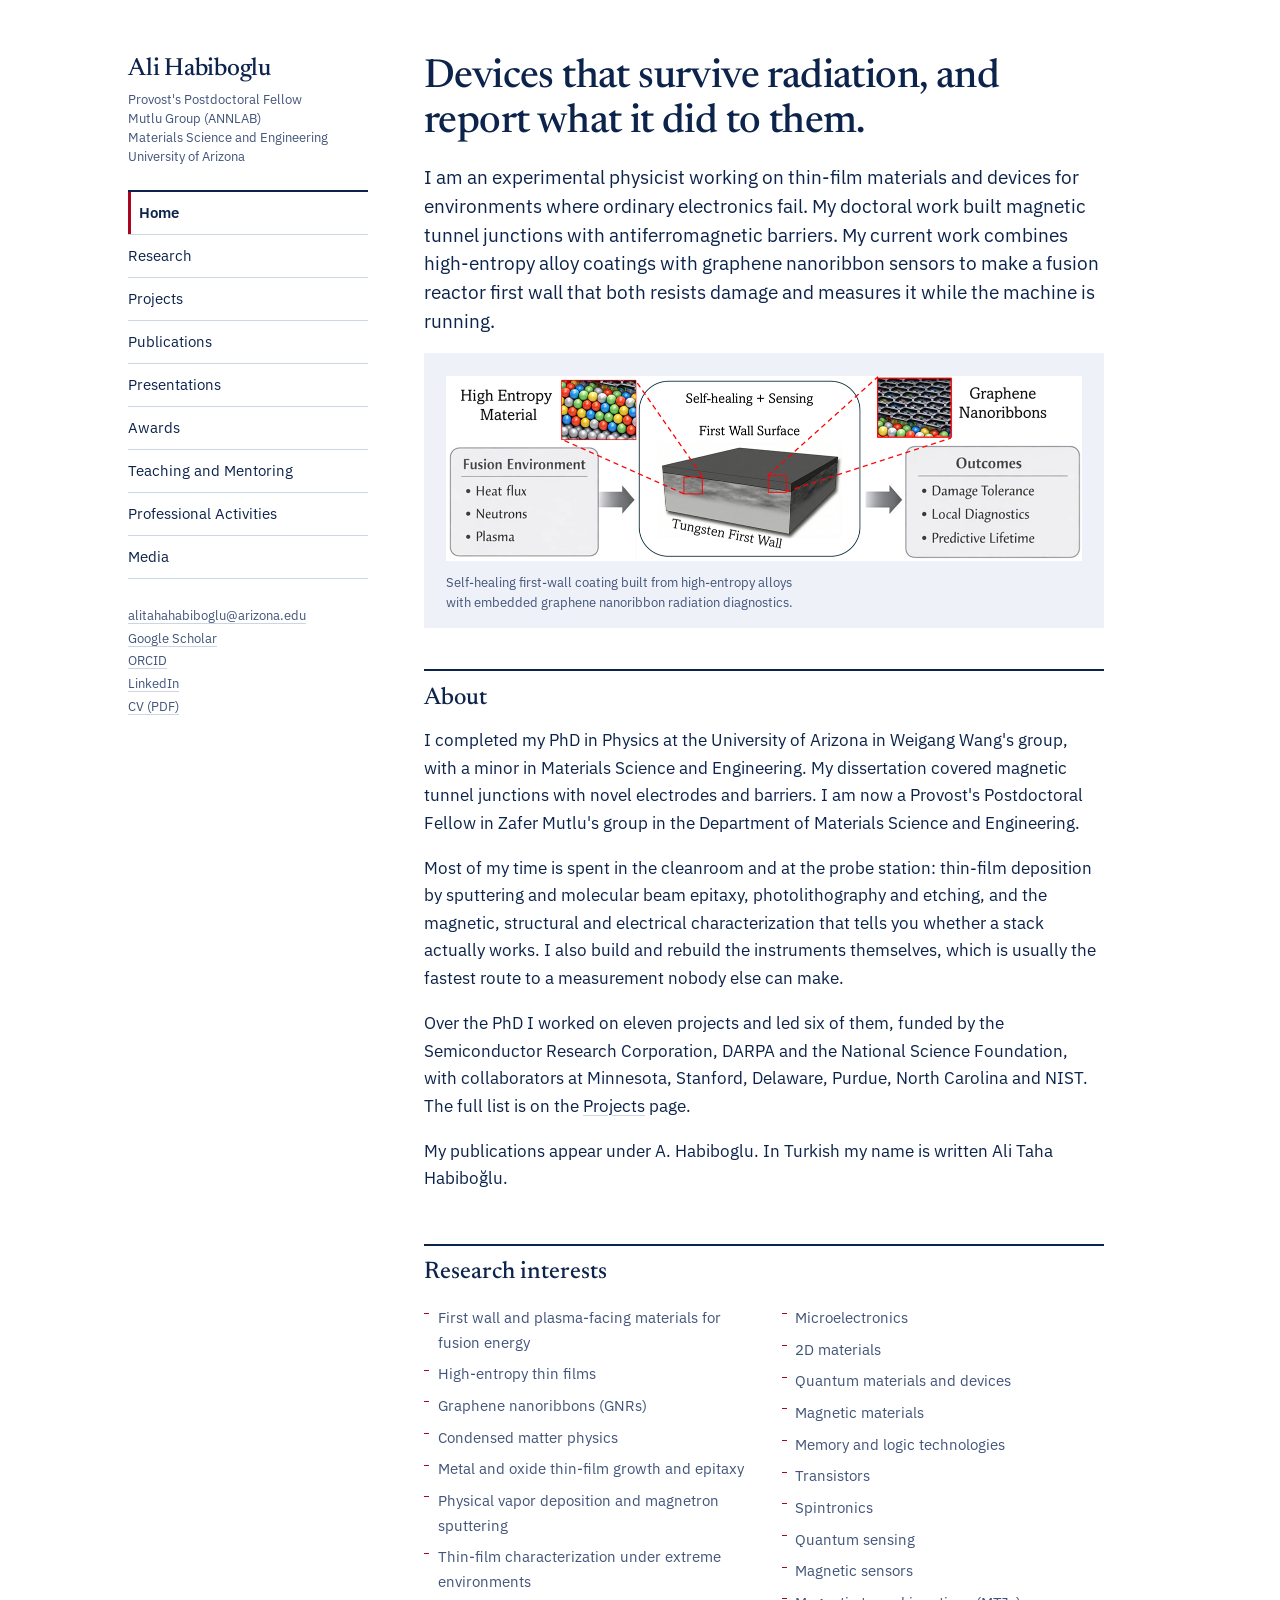
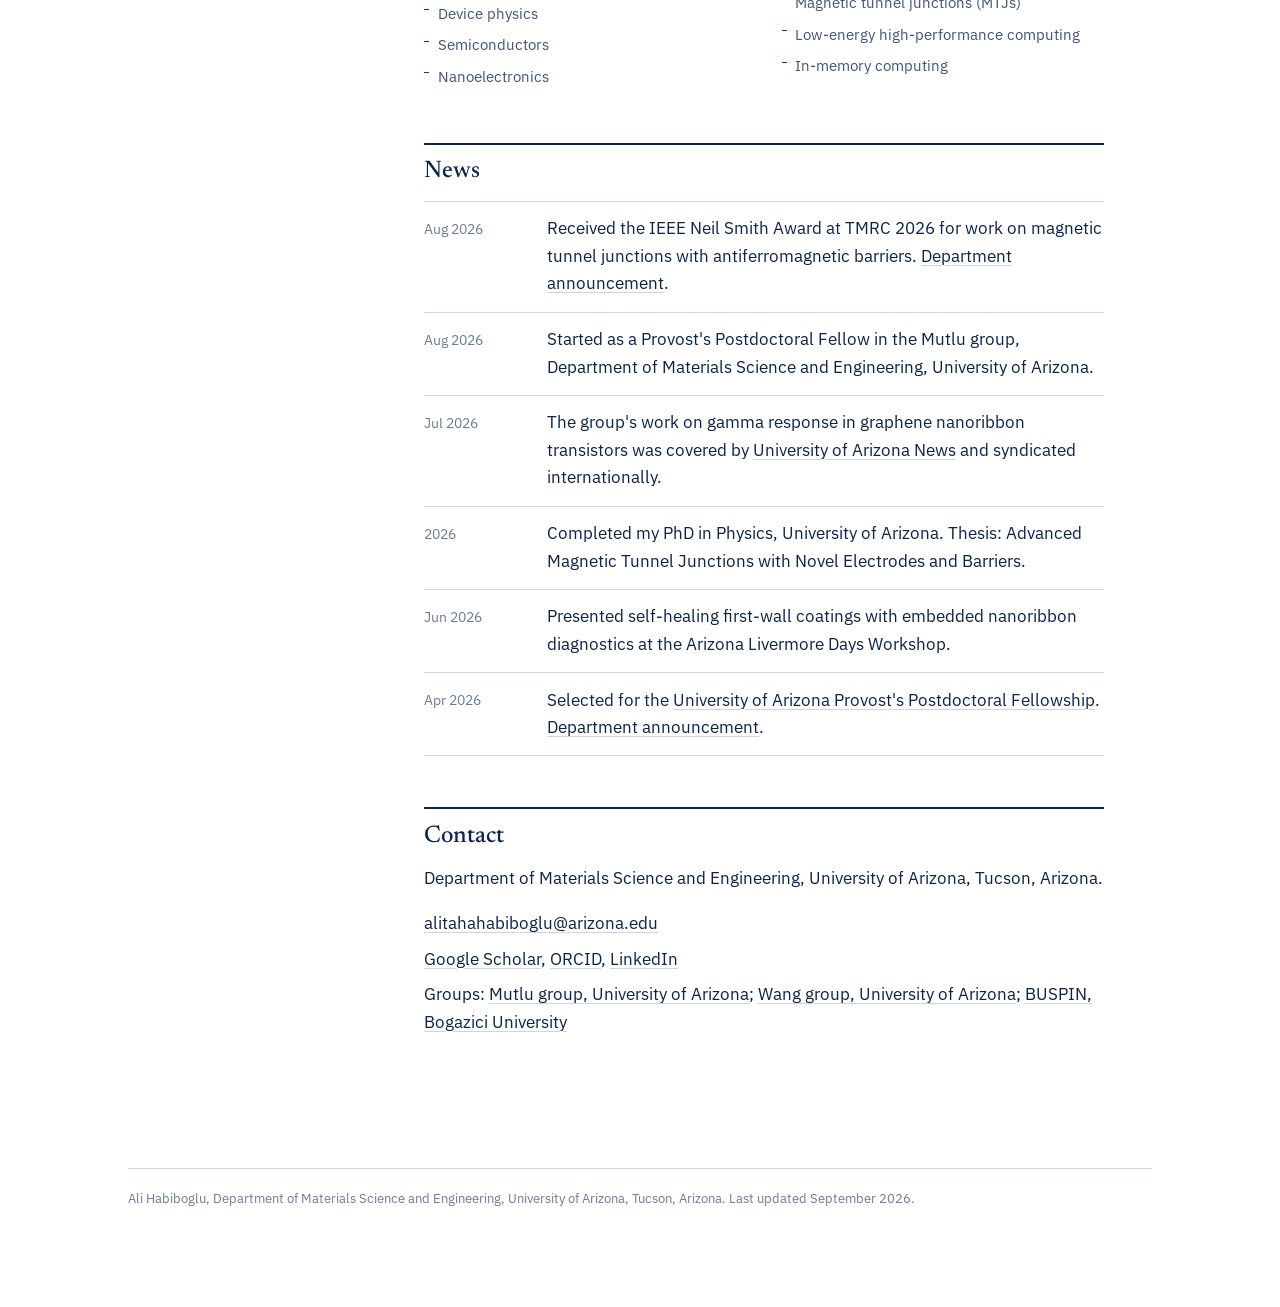
<file: index.html>
<!DOCTYPE html>
<html lang="en">
<head>
<meta charset="UTF-8">
<meta name="viewport" content="width=device-width, initial-scale=1.0">
<title>Ali Habiboglu | Fusion Materials, Graphene Nanoribbons and Spintronics</title>
<meta name="description" content="Ali Habiboglu is a Provost's Postdoctoral Fellow at the University of Arizona working on first-wall materials for fusion, graphene nanoribbon radiation sensors and magnetic tunnel junctions.">
<link rel="preconnect" href="https://fonts.googleapis.com">
<link rel="preconnect" href="https://fonts.gstatic.com" crossorigin>
<link href="https://fonts.googleapis.com/css2?family=IBM+Plex+Sans:wght@400;500;600&family=Newsreader:opsz,wght@6..72,400;6..72,500&display=swap" rel="stylesheet">
<link rel="stylesheet" href="styles.css">
</head>
<body>
<a class="skip" href="#main">Skip to content</a>
<div class="shell">

  <aside class="rail">
    <div class="rail-inner">
      <p class="namemark"><a href="index.html">Ali Habiboglu</a></p>
      <p class="rolemark">Provost's Postdoctoral Fellow<br>Mutlu Group (ANNLAB)<br>Materials Science and Engineering<br>University of Arizona</p>
      <nav class="nav" aria-label="Main">
        <a class="here" href="index.html">Home</a>
        <a href="research.html">Research</a>
        <a href="projects.html">Projects</a>
        <a href="publications.html">Publications</a>
        <a href="presentations.html">Presentations</a>
        <a href="awards.html">Awards</a>
        <a href="teaching and mentoring.html">Teaching and Mentoring</a>
        <a href="professional activities.html">Professional Activities</a>
        <a href="media.html">Media</a>
      </nav>
      <div class="rail-contact">
        <a href="mailto:alitahahabiboglu@arizona.edu">alitahahabiboglu@arizona.edu</a><br>
        <a href="https://scholar.google.com/citations?hl=en&amp;user=w_5i1ywAAAAJ">Google Scholar</a><br>
        <a href="https://orcid.org/0000-0002-6725-2208">ORCID</a><br>
        <a href="https://www.linkedin.com/in/ali-habiboglu-91302963">LinkedIn</a><br>
        <a href="CV.pdf">CV (PDF)</a>
      </div>
    </div>
  </aside>

  <main id="main">

    <h1>Devices that survive radiation, and report what it did to them.</h1>

    <p class="lede">I am an experimental physicist working on thin-film materials and devices for environments where ordinary electronics fail. My doctoral work built magnetic tunnel junctions with antiferromagnetic barriers. My current work combines high-entropy alloy coatings with graphene nanoribbon sensors to make a fusion reactor first wall that both resists damage and measures it while the machine is running.</p>

    <figure class="figure">
      <img src="FigureHEA1.png" alt="Self-healing high-entropy alloy first-wall coating with embedded graphene nanoribbon radiation diagnostics.">
      <figcaption>Self-healing first-wall coating built from high-entropy alloys with embedded graphene nanoribbon radiation diagnostics.</figcaption>
    </figure>

    <section>
      <h2>About</h2>
      <p>I completed my PhD in Physics at the University of Arizona in Weigang Wang's group, with a minor in Materials Science and Engineering. My dissertation covered magnetic tunnel junctions with novel electrodes and barriers. I am now a Provost's Postdoctoral Fellow in Zafer Mutlu's group in the Department of Materials Science and Engineering.</p>
      <p>Most of my time is spent in the cleanroom and at the probe station: thin-film deposition by sputtering and molecular beam epitaxy, photolithography and etching, and the magnetic, structural and electrical characterization that tells you whether a stack actually works. I also build and rebuild the instruments themselves, which is usually the fastest route to a measurement nobody else can make.</p>
      <p>Over the PhD I worked on eleven projects and led six of them, funded by the Semiconductor Research Corporation, DARPA and the National Science Foundation, with collaborators at Minnesota, Stanford, Delaware, Purdue, North Carolina and NIST. The full list is on the <a href="projects.html">Projects</a> page.</p>
      <p>My publications appear under A. Habiboglu. In Turkish my name is written Ali Taha Habiboğlu.</p>
    </section>

    <section>
      <h2>Research interests</h2>
      <ul class="cols">
        <li>First wall and plasma-facing materials for fusion energy</li>
        <li>High-entropy thin films</li>
        <li>Graphene nanoribbons (GNRs)</li>
        <li>Condensed matter physics</li>
        <li>Metal and oxide thin-film growth and epitaxy</li>
        <li>Physical vapor deposition and magnetron sputtering</li>
        <li>Thin-film characterization under extreme environments</li>
        <li>Device physics</li>
        <li>Semiconductors</li>
        <li>Nanoelectronics</li>
        <li>Microelectronics</li>
        <li>2D materials</li>
        <li>Quantum materials and devices</li>
        <li>Magnetic materials</li>
        <li>Memory and logic technologies</li>
        <li>Transistors</li>
        <li>Spintronics</li>
        <li>Quantum sensing</li>
        <li>Magnetic sensors</li>
        <li>Magnetic tunnel junctions (MTJs)</li>
        <li>Low-energy high-performance computing</li>
        <li>In-memory computing</li>
      </ul>
    </section>

    <section>
      <h2>News</h2>
      <ul class="stack-list">
        <li class="dated">
          <span class="when">Aug 2026</span>
          <span>Received the IEEE Neil Smith Award at TMRC 2026 for work on magnetic tunnel junctions with antiferromagnetic barriers. <a href="https://physics.arizona.edu/news/ali-habiboglu-receives-neil-smith-award-tmrc-2026">Department announcement</a>.</span>
        </li>
        <li class="dated">
          <span class="when">Aug 2026</span>
          <span>Started as a Provost's Postdoctoral Fellow in the Mutlu group, Department of Materials Science and Engineering, University of Arizona.</span>
        </li>
        <li class="dated">
          <span class="when">Jul 2026</span>
          <span>The group's work on gamma response in graphene nanoribbon transistors was covered by <a href="https://news.arizona.edu/news/quantum-materials-discovery-could-advance-electronics-extreme-environments">University of Arizona News</a> and syndicated internationally.</span>
        </li>
        <li class="dated">
          <span class="when">2026</span>
          <span>Completed my PhD in Physics, University of Arizona. Thesis: Advanced Magnetic Tunnel Junctions with Novel Electrodes and Barriers.</span>
        </li>
        <li class="dated">
          <span class="when">Jun 2026</span>
          <span>Presented self-healing first-wall coatings with embedded nanoribbon diagnostics at the Arizona Livermore Days Workshop.</span>
        </li>
        <li class="dated">
          <span class="when">Apr 2026</span>
          <span>Selected for the <a href="https://provost.arizona.edu/provosts-postdoctoral-fellows-program">University of Arizona Provost's Postdoctoral Fellowship</a>. <a href="https://physics.arizona.edu/news/ali-habiboglu-selected-ua-provost-postdoctoral-fellowship">Department announcement</a>.</span>
        </li>
      </ul>
    </section>

    <section>
      <h2>Contact</h2>
      <p>Department of Materials Science and Engineering, University of Arizona, Tucson, Arizona.</p>
      <ul class="plain">
        <li><a href="mailto:alitahahabiboglu@arizona.edu">alitahahabiboglu@arizona.edu</a></li>
        <li><a href="https://scholar.google.com/citations?hl=en&amp;user=w_5i1ywAAAAJ">Google Scholar</a>, <a href="https://orcid.org/0000-0002-6725-2208">ORCID</a>, <a href="https://www.linkedin.com/in/ali-habiboglu-91302963">LinkedIn</a></li>
        <li>Groups: <a href="https://zafermutlu.arizona.edu/">Mutlu group, University of Arizona</a>; <a href="https://sites.google.com/view/spin-lab/home">Wang group, University of Arizona</a>; <a href="https://buspin.bogazici.edu.tr/">BUSPIN, Bogazici University</a></li>
      </ul>
    </section>
  </main>

  <footer class="foot">
    <p>Ali Habiboglu, Department of Materials Science and Engineering, University of Arizona, Tucson, Arizona. Last updated September 2026.</p>
  </footer>

</div>
</body>
</html>
</file>
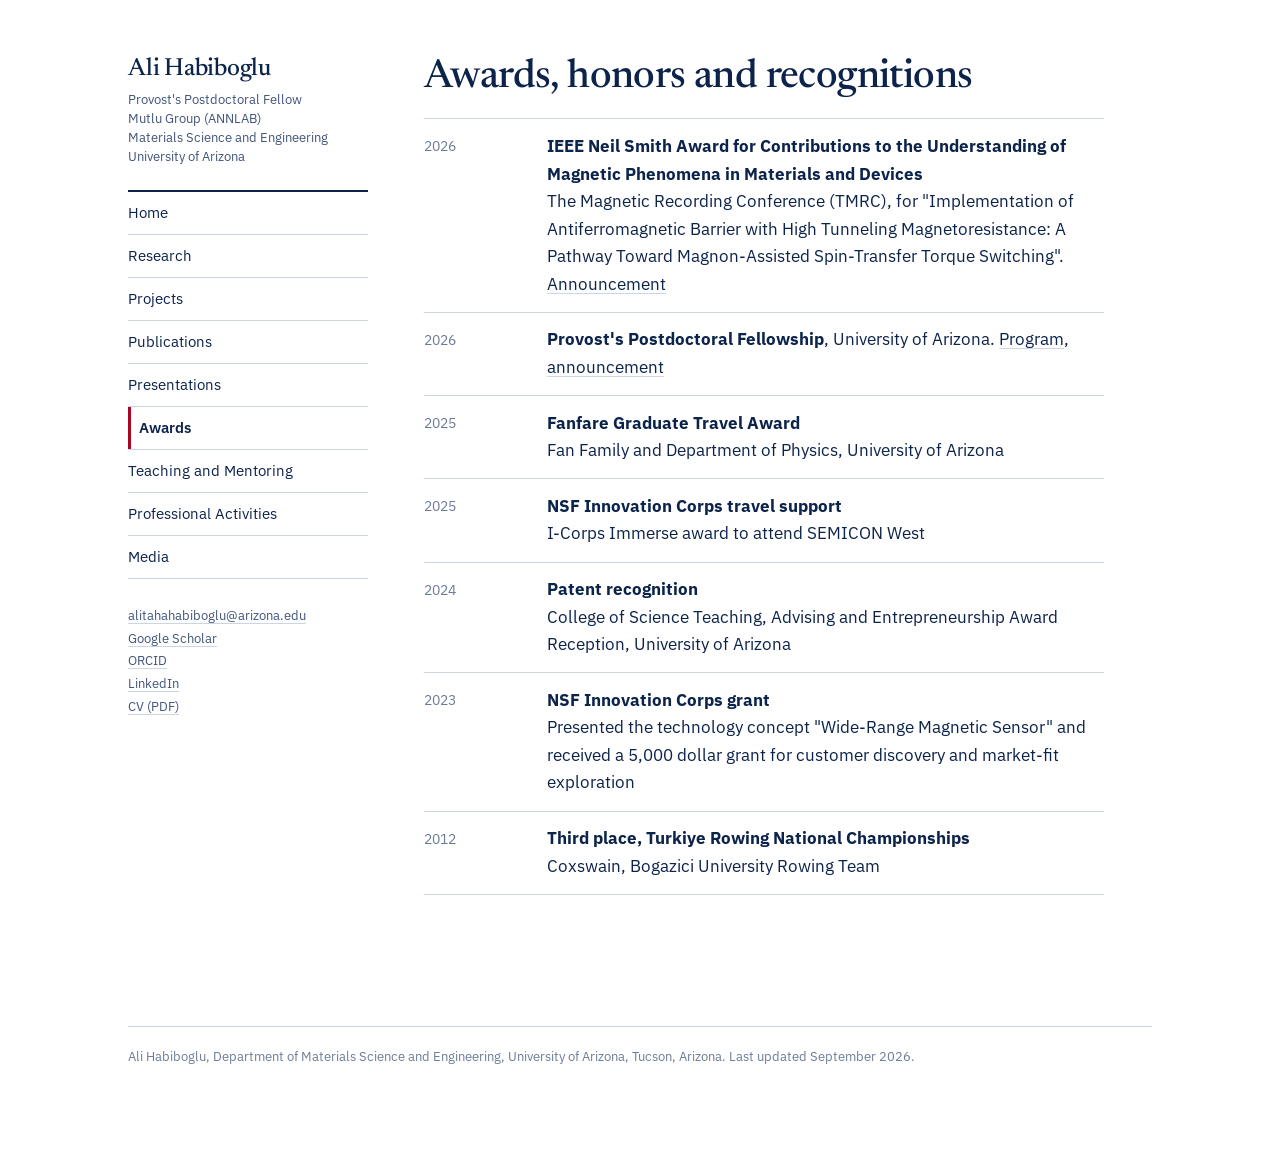
<file: awards.html>
<!DOCTYPE html>
<html lang="en">
<head>
<meta charset="UTF-8">
<meta name="viewport" content="width=device-width, initial-scale=1.0">
<title>Awards | Ali Habiboglu</title>
<meta name="description" content="Awards, honors and recognitions received by Ali Habiboglu.">
<link rel="preconnect" href="https://fonts.googleapis.com">
<link rel="preconnect" href="https://fonts.gstatic.com" crossorigin>
<link href="https://fonts.googleapis.com/css2?family=IBM+Plex+Sans:wght@400;500;600&family=Newsreader:opsz,wght@6..72,400;6..72,500&display=swap" rel="stylesheet">
<link rel="stylesheet" href="styles.css">
</head>
<body>
<a class="skip" href="#main">Skip to content</a>
<div class="shell">

  <aside class="rail">
    <div class="rail-inner">
      <p class="namemark"><a href="index.html">Ali Habiboglu</a></p>
      <p class="rolemark">Provost's Postdoctoral Fellow<br>Mutlu Group (ANNLAB)<br>Materials Science and Engineering<br>University of Arizona</p>
      <nav class="nav" aria-label="Main">
        <a href="index.html">Home</a>
        <a href="research.html">Research</a>
        <a href="projects.html">Projects</a>
        <a href="publications.html">Publications</a>
        <a href="presentations.html">Presentations</a>
        <a class="here" href="awards.html">Awards</a>
        <a href="teaching and mentoring.html">Teaching and Mentoring</a>
        <a href="professional activities.html">Professional Activities</a>
        <a href="media.html">Media</a>
      </nav>
      <div class="rail-contact">
        <a href="mailto:alitahahabiboglu@arizona.edu">alitahahabiboglu@arizona.edu</a><br>
        <a href="https://scholar.google.com/citations?hl=en&amp;user=w_5i1ywAAAAJ">Google Scholar</a><br>
        <a href="https://orcid.org/0000-0002-6725-2208">ORCID</a><br>
        <a href="https://www.linkedin.com/in/ali-habiboglu-91302963">LinkedIn</a><br>
        <a href="CV.pdf">CV (PDF)</a>
      </div>
    </div>
  </aside>

  <main id="main">

    <h1>Awards, honors and recognitions</h1>

    <section>
      <ul class="stack-list">
        <li class="dated">
          <span class="when">2026</span>
          <span><strong>IEEE Neil Smith Award for Contributions to the Understanding of Magnetic Phenomena in Materials and Devices</strong><br>The Magnetic Recording Conference (TMRC), for "Implementation of Antiferromagnetic Barrier with High Tunneling Magnetoresistance: A Pathway Toward Magnon-Assisted Spin-Transfer Torque Switching". <a href="https://physics.arizona.edu/news/ali-habiboglu-receives-neil-smith-award-tmrc-2026">Announcement</a></span>
        </li>
        <li class="dated">
          <span class="when">2026</span>
          <span><strong>Provost's Postdoctoral Fellowship</strong>, University of Arizona. <a href="https://provost.arizona.edu/provosts-postdoctoral-fellows-program">Program</a>, <a href="https://physics.arizona.edu/news/ali-habiboglu-selected-ua-provost-postdoctoral-fellowship">announcement</a></span>
        </li>
        <li class="dated">
          <span class="when">2025</span>
          <span><strong>Fanfare Graduate Travel Award</strong><br>Fan Family and Department of Physics, University of Arizona</span>
        </li>
        <li class="dated">
          <span class="when">2025</span>
          <span><strong>NSF Innovation Corps travel support</strong><br>I-Corps Immerse award to attend SEMICON West</span>
        </li>
        <li class="dated">
          <span class="when">2024</span>
          <span><strong>Patent recognition</strong><br>College of Science Teaching, Advising and Entrepreneurship Award Reception, University of Arizona</span>
        </li>
        <li class="dated">
          <span class="when">2023</span>
          <span><strong>NSF Innovation Corps grant</strong><br>Presented the technology concept "Wide-Range Magnetic Sensor" and received a 5,000 dollar grant for customer discovery and market-fit exploration</span>
        </li>
        <li class="dated">
          <span class="when">2012</span>
          <span><strong>Third place, Turkiye Rowing National Championships</strong><br>Coxswain, Bogazici University Rowing Team</span>
        </li>
      </ul>
    </section>
  </main>

  <footer class="foot">
    <p>Ali Habiboglu, Department of Materials Science and Engineering, University of Arizona, Tucson, Arizona. Last updated September 2026.</p>
  </footer>

</div>
</body>
</html>
</file>
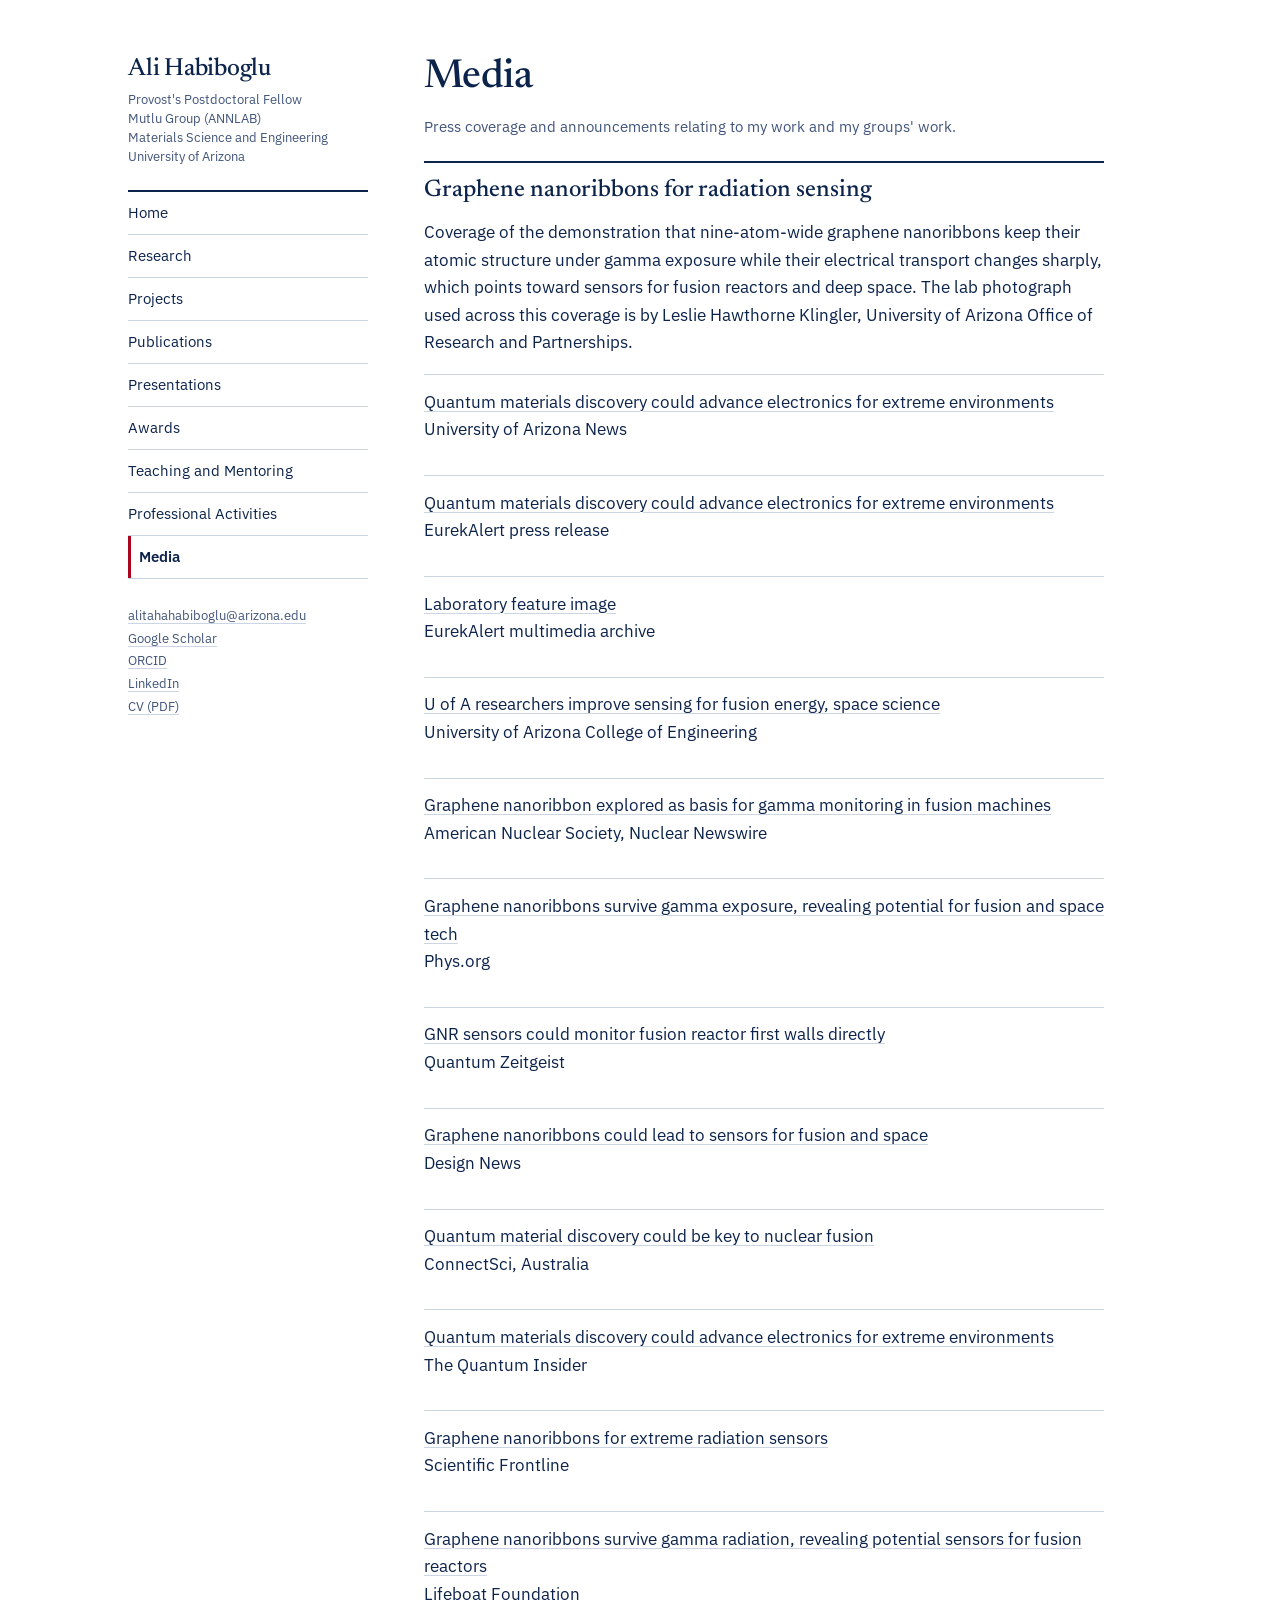
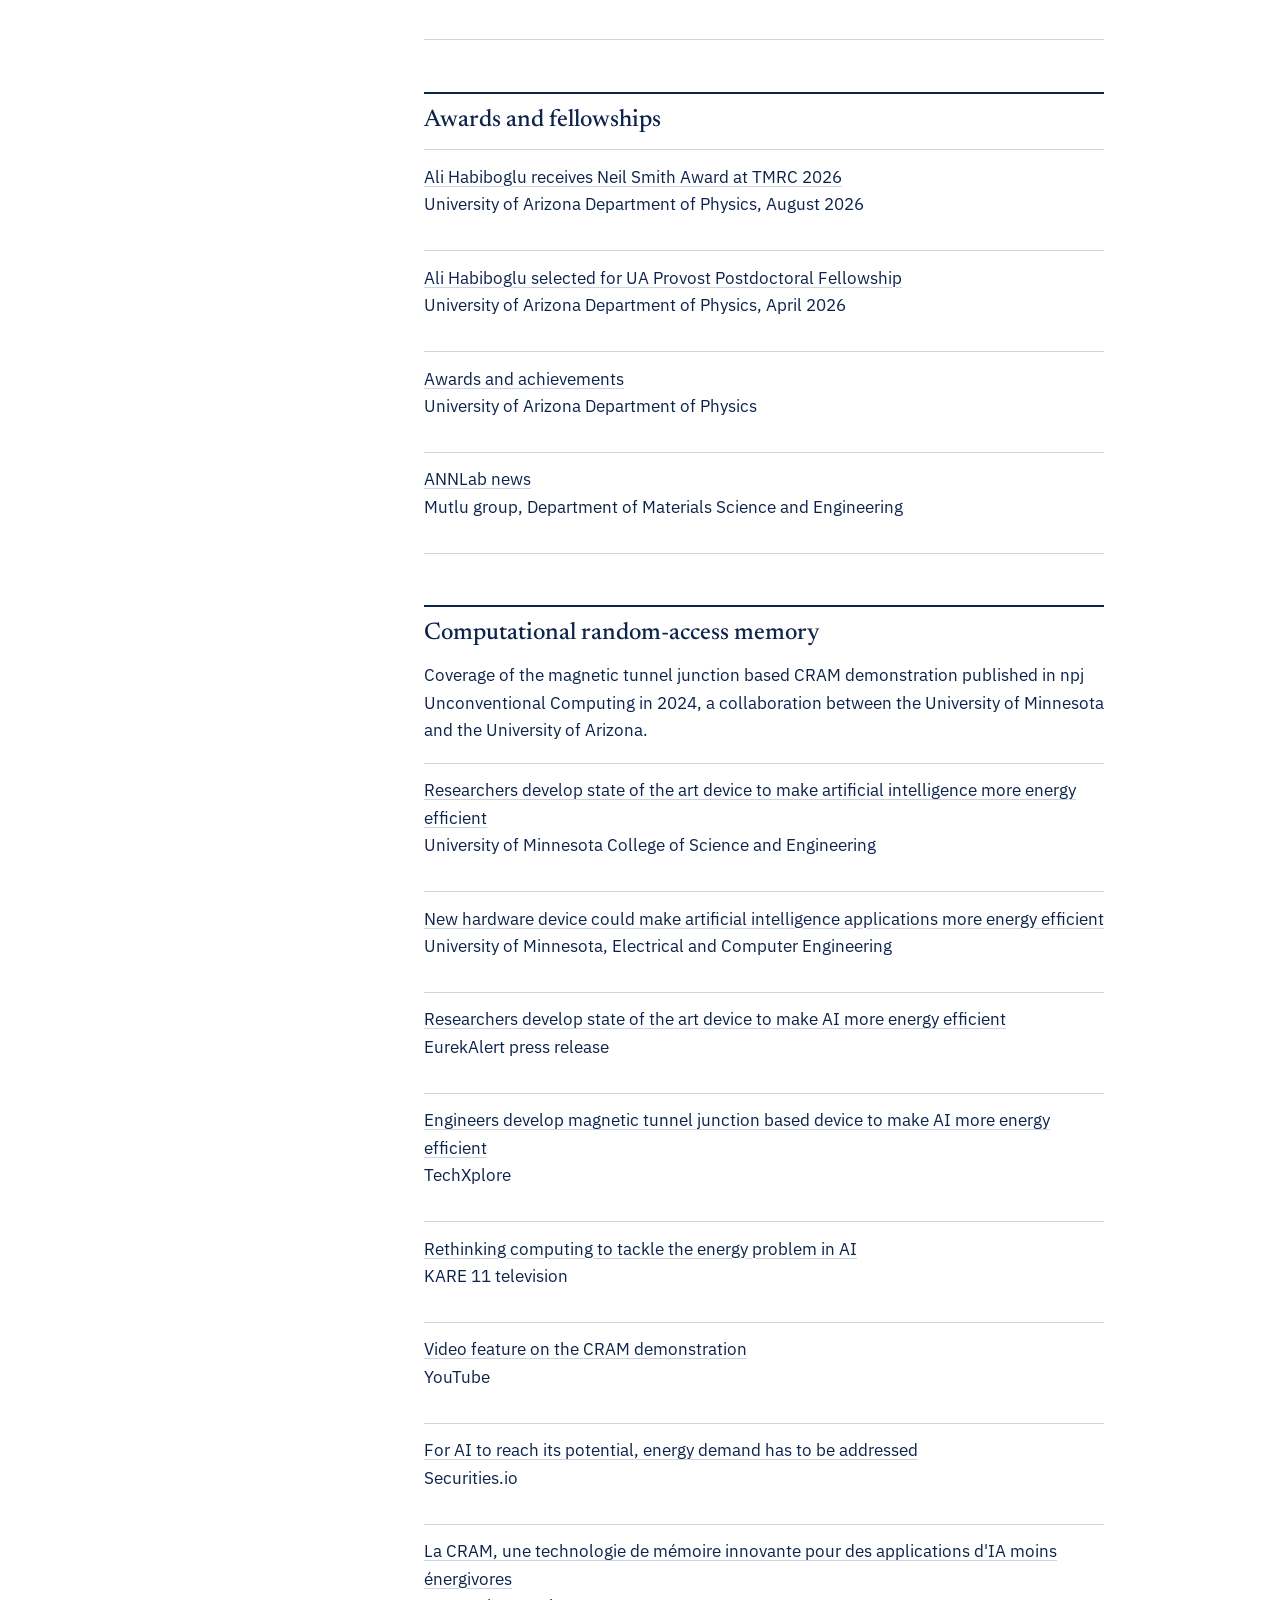
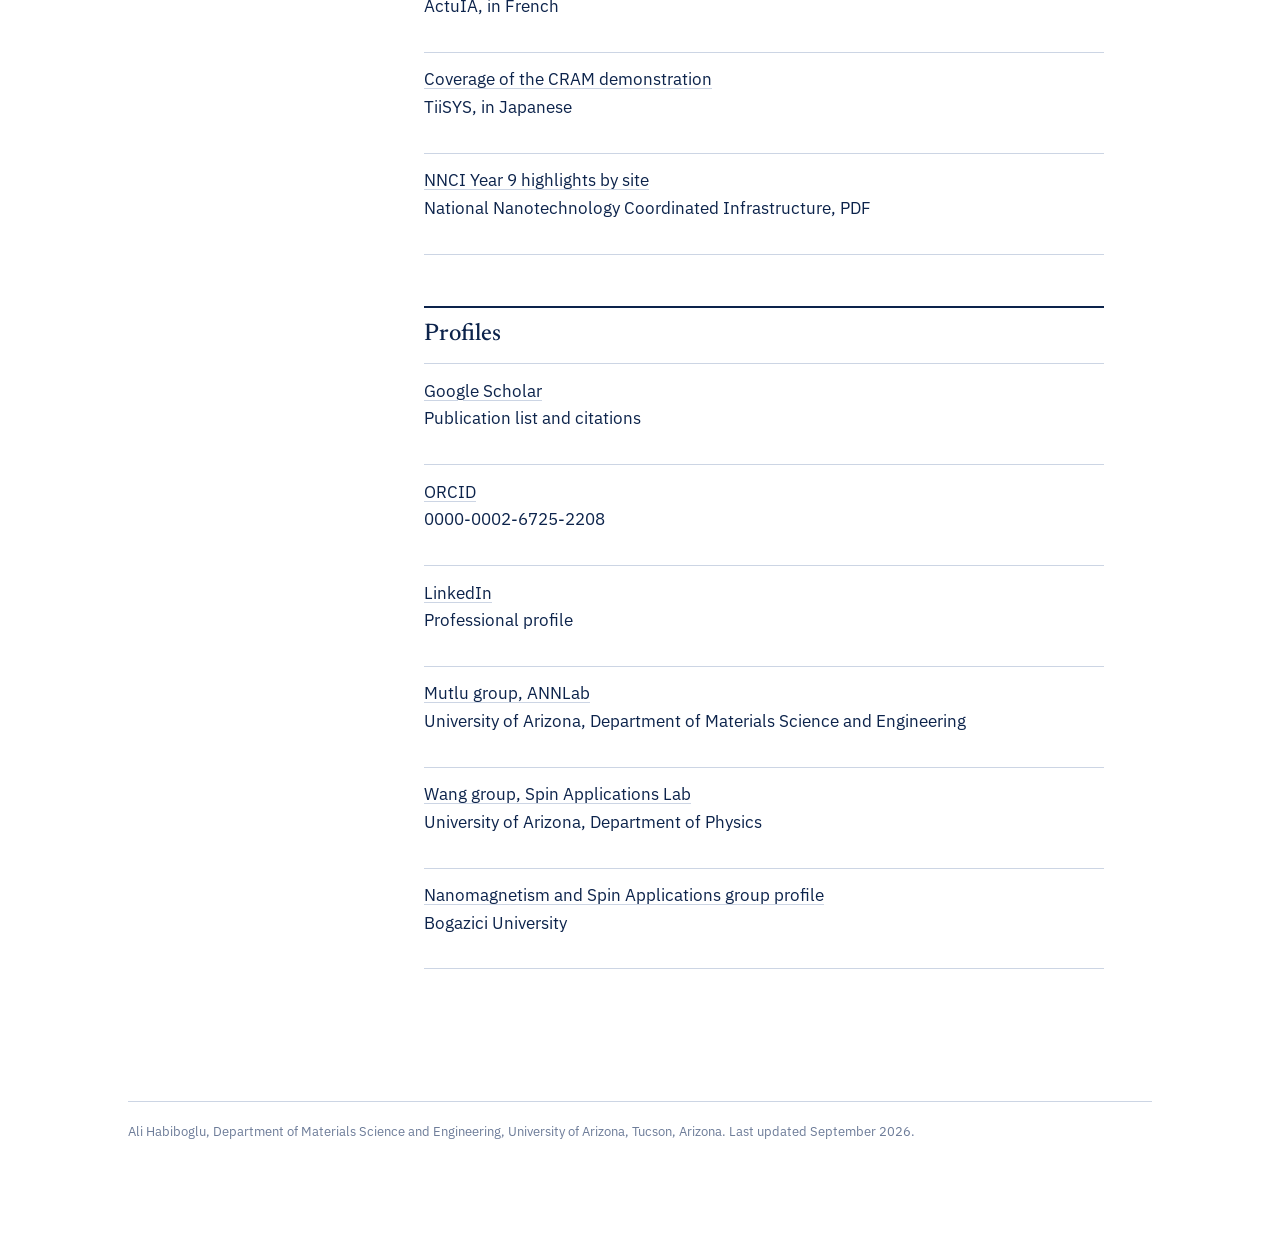
<file: media.html>
<!DOCTYPE html>
<html lang="en">
<head>
<meta charset="UTF-8">
<meta name="viewport" content="width=device-width, initial-scale=1.0">
<title>Media | Ali Habiboglu</title>
<meta name="description" content="Press coverage, university features and announcements about the research of Ali Habiboglu.">
<link rel="preconnect" href="https://fonts.googleapis.com">
<link rel="preconnect" href="https://fonts.gstatic.com" crossorigin>
<link href="https://fonts.googleapis.com/css2?family=IBM+Plex+Sans:wght@400;500;600&family=Newsreader:opsz,wght@6..72,400;6..72,500&display=swap" rel="stylesheet">
<link rel="stylesheet" href="styles.css">
</head>
<body>
<a class="skip" href="#main">Skip to content</a>
<div class="shell">

  <aside class="rail">
    <div class="rail-inner">
      <p class="namemark"><a href="index.html">Ali Habiboglu</a></p>
      <p class="rolemark">Provost's Postdoctoral Fellow<br>Mutlu Group (ANNLAB)<br>Materials Science and Engineering<br>University of Arizona</p>
      <nav class="nav" aria-label="Main">
        <a href="index.html">Home</a>
        <a href="research.html">Research</a>
        <a href="projects.html">Projects</a>
        <a href="publications.html">Publications</a>
        <a href="presentations.html">Presentations</a>
        <a href="awards.html">Awards</a>
        <a href="teaching and mentoring.html">Teaching and Mentoring</a>
        <a href="professional activities.html">Professional Activities</a>
        <a class="here" href="media.html">Media</a>
      </nav>
      <div class="rail-contact">
        <a href="mailto:alitahahabiboglu@arizona.edu">alitahahabiboglu@arizona.edu</a><br>
        <a href="https://scholar.google.com/citations?hl=en&amp;user=w_5i1ywAAAAJ">Google Scholar</a><br>
        <a href="https://orcid.org/0000-0002-6725-2208">ORCID</a><br>
        <a href="https://www.linkedin.com/in/ali-habiboglu-91302963">LinkedIn</a><br>
        <a href="CV.pdf">CV (PDF)</a>
      </div>
    </div>
  </aside>

  <main id="main">

    <h1>Media</h1>
    <p class="sub">Press coverage and announcements relating to my work and my groups' work.</p>

    <section>
      <h2>Graphene nanoribbons for radiation sensing</h2>
      <p>Coverage of the demonstration that nine-atom-wide graphene nanoribbons keep their atomic structure under gamma exposure while their electrical transport changes sharply, which points toward sensors for fusion reactors and deep space. The lab photograph used across this coverage is by Leslie Hawthorne Klingler, University of Arizona Office of Research and Partnerships.</p>
      <ul class="stack-list">
        <li><a href="https://news.arizona.edu/news/quantum-materials-discovery-could-advance-electronics-extreme-environments">Quantum materials discovery could advance electronics for extreme environments</a><p class="meta">University of Arizona News</p></li>
        <li><a href="https://www.eurekalert.org/news-releases/1136446">Quantum materials discovery could advance electronics for extreme environments</a><p class="meta">EurekAlert press release</p></li>
        <li><a href="https://www.eurekalert.org/multimedia/1141751">Laboratory feature image</a><p class="meta">EurekAlert multimedia archive</p></li>
        <li><a href="https://news.engineering.arizona.edu/news/u-researchers-improve-sensing-fusion-energy-space-science">U of A researchers improve sensing for fusion energy, space science</a><p class="meta">University of Arizona College of Engineering</p></li>
        <li><a href="https://www.ans.org/news/2026-07-22/article-8235/graphene-nanoribbon-explored-as-basis-for-gamma-monitoring-in-fusion-machines/">Graphene nanoribbon explored as basis for gamma monitoring in fusion machines</a><p class="meta">American Nuclear Society, Nuclear Newswire</p></li>
        <li><a href="https://phys.org/news/2026-07-graphene-nanoribbons-survive-gamma-revealing.html">Graphene nanoribbons survive gamma exposure, revealing potential for fusion and space tech</a><p class="meta">Phys.org</p></li>
        <li><a href="https://quantumzeitgeist.com/university-arizona-gnr-sensors-fusion-monitor/">GNR sensors could monitor fusion reactor first walls directly</a><p class="meta">Quantum Zeitgeist</p></li>
        <li><a href="https://www.designnews.com/electronics/can-graphene-revolutionize-fusion-energy-radiation-sensing-for-the-electric-grid-">Graphene nanoribbons could lead to sensors for fusion and space</a><p class="meta">Design News</p></li>
        <li><a href="https://connectsci.au/news/news-parent/9762/Quantum-material-discovery-could-be-key-to-nuclear">Quantum material discovery could be key to nuclear fusion</a><p class="meta">ConnectSci, Australia</p></li>
        <li><a href="https://thequantuminsider.com/2026/07/20/quantum-materials-discovery-could-advance-electronics-for-extreme-environments/">Quantum materials discovery could advance electronics for extreme environments</a><p class="meta">The Quantum Insider</p></li>
        <li><a href="https://www.sflorg.com/2026/07/ms07162601.html">Graphene nanoribbons for extreme radiation sensors</a><p class="meta">Scientific Frontline</p></li>
        <li><a href="https://lifeboat.com/blog/2026/07/graphene-nanoribbons-survive-gamma-radiation-revealing-potential-sensors-for-fusion-reactors">Graphene nanoribbons survive gamma radiation, revealing potential sensors for fusion reactors</a><p class="meta">Lifeboat Foundation</p></li>
      </ul>
    </section>

    <section>
      <h2>Awards and fellowships</h2>
      <ul class="stack-list">
        <li><a href="https://physics.arizona.edu/news/ali-habiboglu-receives-neil-smith-award-tmrc-2026">Ali Habiboglu receives Neil Smith Award at TMRC 2026</a><p class="meta">University of Arizona Department of Physics, August 2026</p></li>
        <li><a href="https://physics.arizona.edu/news/ali-habiboglu-selected-ua-provost-postdoctoral-fellowship">Ali Habiboglu selected for UA Provost Postdoctoral Fellowship</a><p class="meta">University of Arizona Department of Physics, April 2026</p></li>
        <li><a href="https://physics.arizona.edu/community/awards-and-achievements">Awards and achievements</a><p class="meta">University of Arizona Department of Physics</p></li>
        <li><a href="https://zafermutlu.arizona.edu/news">ANNLab news</a><p class="meta">Mutlu group, Department of Materials Science and Engineering</p></li>
      </ul>
    </section>

    <section>
      <h2>Computational random-access memory</h2>
      <p>Coverage of the magnetic tunnel junction based CRAM demonstration published in npj Unconventional Computing in 2024, a collaboration between the University of Minnesota and the University of Arizona.</p>
      <ul class="stack-list">
        <li><a href="https://cse.umn.edu/college/news/researchers-develop-state-art-device-make-artificial-intelligence-more-energy">Researchers develop state of the art device to make artificial intelligence more energy efficient</a><p class="meta">University of Minnesota College of Science and Engineering</p></li>
        <li><a href="https://cse.umn.edu/ece/news/new-hardware-device-make-artificial-intelligence-applications-more-energy-efficient">New hardware device could make artificial intelligence applications more energy efficient</a><p class="meta">University of Minnesota, Electrical and Computer Engineering</p></li>
        <li><a href="https://www.eurekalert.org/news-releases/1052585">Researchers develop state of the art device to make AI more energy efficient</a><p class="meta">EurekAlert press release</p></li>
        <li><a href="https://techxplore.com/news/2024-07-magnetic-tunnel-junctionbased-device-ai.html">Engineers develop magnetic tunnel junction based device to make AI more energy efficient</a><p class="meta">TechXplore</p></li>
        <li><a href="https://www.kare11.com/article/news/minnesota-professor-rethinks-computing-to-tackle-ais-energy-draining-problem/89-4d40e346-3c85-4f15-b501-b7f2c032e2b0">Rethinking computing to tackle the energy problem in AI</a><p class="meta">KARE 11 television</p></li>
        <li><a href="https://www.youtube.com/watch?v=XtnAPWWwsGs">Video feature on the CRAM demonstration</a><p class="meta">YouTube</p></li>
        <li><a href="https://www.securities.io/it/for-ai-to-actualize-its-potential-energy-demands-must-be-addressed/">For AI to reach its potential, energy demand has to be addressed</a><p class="meta">Securities.io</p></li>
        <li><a href="https://www.actuia.com/actualite/la-cram-une-technologie-de-memoire-innovante-pour-des-applications-dia-moins-energivores/">La CRAM, une technologie de m&eacute;moire innovante pour des applications d'IA moins &eacute;nergivores</a><p class="meta">ActuIA, in French</p></li>
        <li><a href="https://tiisys.com/blog/2024/07/26/post-141215/">Coverage of the CRAM demonstration</a><p class="meta">TiiSYS, in Japanese</p></li>
        <li><a href="https://nnci.net/sites/default/files/reports/NNCI%20Year%209%20Highlights%20by%20Site.pdf">NNCI Year 9 highlights by site</a><p class="meta">National Nanotechnology Coordinated Infrastructure, PDF</p></li>
      </ul>
    </section>

    <section>
      <h2>Profiles</h2>
      <ul class="stack-list">
        <li><a href="https://scholar.google.com/citations?hl=en&amp;user=w_5i1ywAAAAJ">Google Scholar</a><p class="meta">Publication list and citations</p></li>
        <li><a href="https://orcid.org/0000-0002-6725-2208">ORCID</a><p class="meta">0000-0002-6725-2208</p></li>
        <li><a href="https://www.linkedin.com/in/ali-habiboglu-91302963">LinkedIn</a><p class="meta">Professional profile</p></li>
        <li><a href="https://zafermutlu.arizona.edu/">Mutlu group, ANNLab</a><p class="meta">University of Arizona, Department of Materials Science and Engineering</p></li>
        <li><a href="https://sites.google.com/view/spin-lab/home">Wang group, Spin Applications Lab</a><p class="meta">University of Arizona, Department of Physics</p></li>
        <li><a href="https://buspin.bogazici.edu.tr/ali-taha-habiboglu">Nanomagnetism and Spin Applications group profile</a><p class="meta">Bogazici University</p></li>
      </ul>
    </section>
  </main>

  <footer class="foot">
    <p>Ali Habiboglu, Department of Materials Science and Engineering, University of Arizona, Tucson, Arizona. Last updated September 2026.</p>
  </footer>

</div>
</body>
</html>
</file>
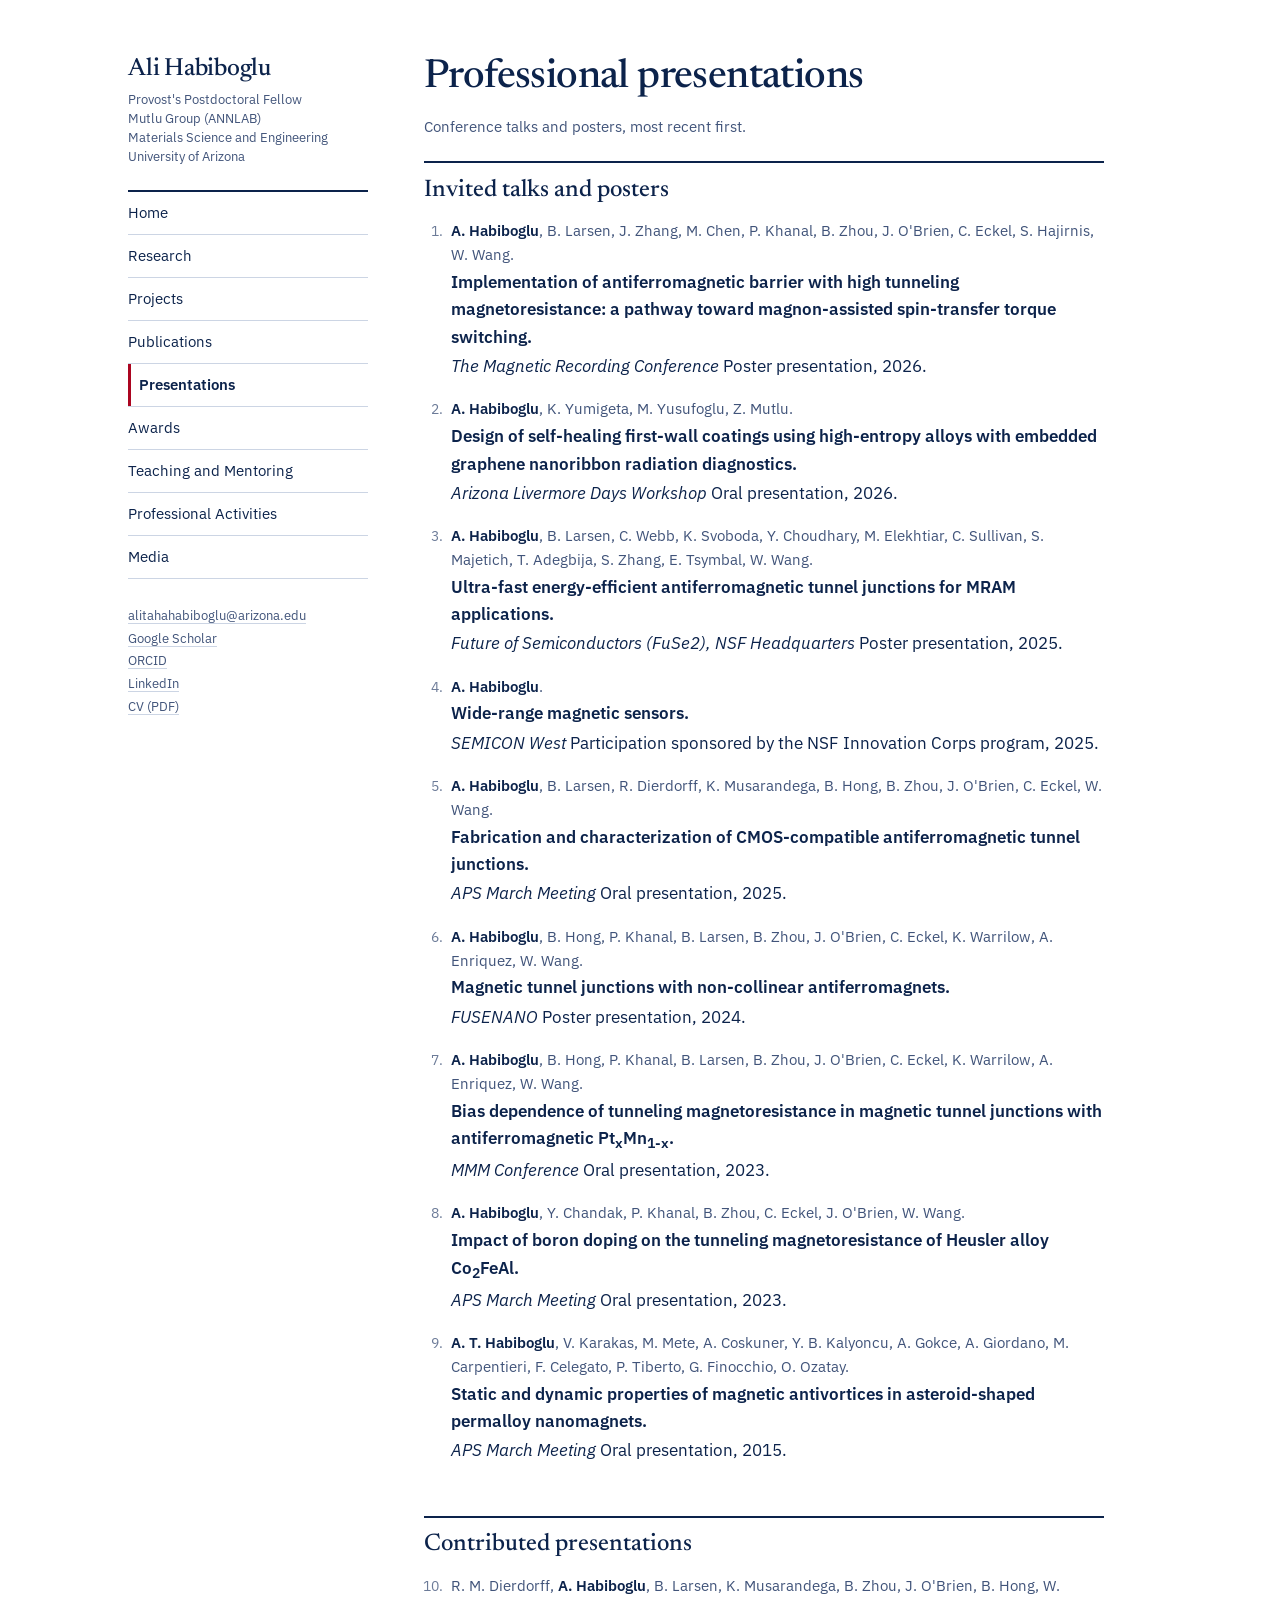
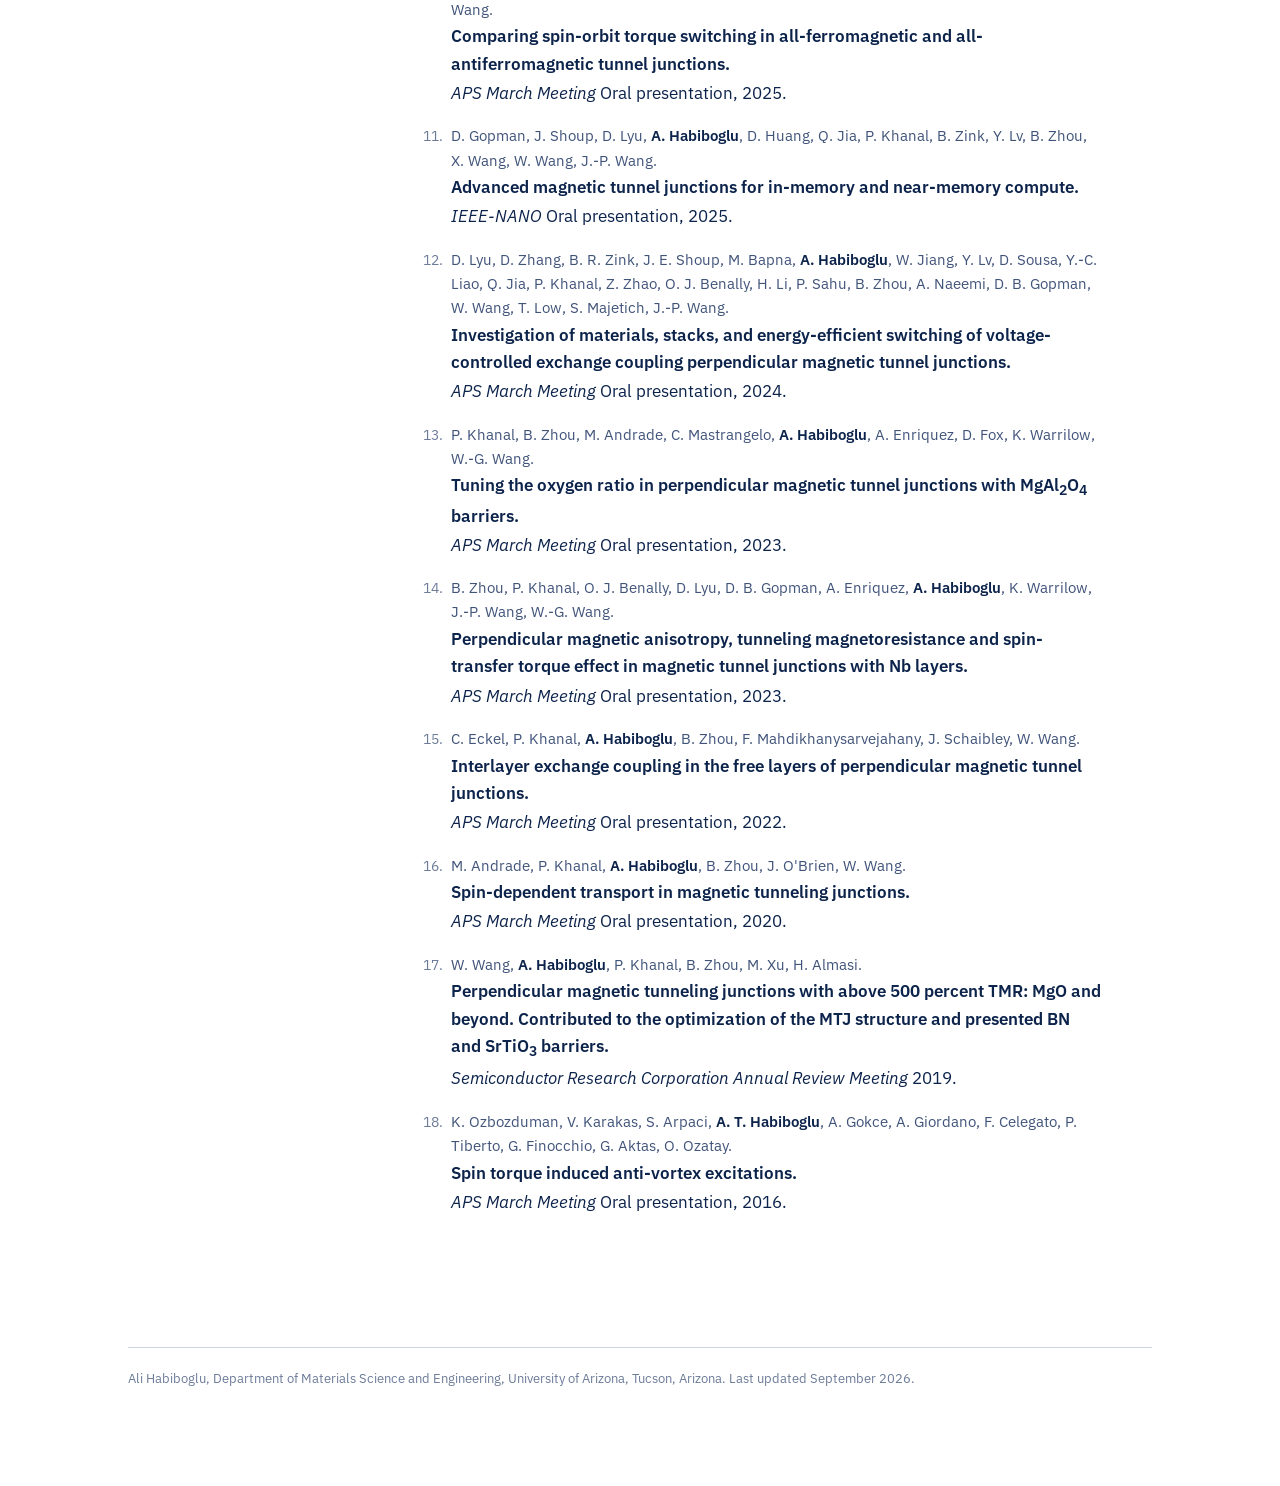
<file: presentations.html>
<!DOCTYPE html>
<html lang="en">
<head>
<meta charset="UTF-8">
<meta name="viewport" content="width=device-width, initial-scale=1.0">
<title>Presentations | Ali Habiboglu</title>
<meta name="description" content="Invited and contributed conference presentations by Ali Habiboglu.">
<link rel="preconnect" href="https://fonts.googleapis.com">
<link rel="preconnect" href="https://fonts.gstatic.com" crossorigin>
<link href="https://fonts.googleapis.com/css2?family=IBM+Plex+Sans:wght@400;500;600&family=Newsreader:opsz,wght@6..72,400;6..72,500&display=swap" rel="stylesheet">
<link rel="stylesheet" href="styles.css">
</head>
<body>
<a class="skip" href="#main">Skip to content</a>
<div class="shell">

  <aside class="rail">
    <div class="rail-inner">
      <p class="namemark"><a href="index.html">Ali Habiboglu</a></p>
      <p class="rolemark">Provost's Postdoctoral Fellow<br>Mutlu Group (ANNLAB)<br>Materials Science and Engineering<br>University of Arizona</p>
      <nav class="nav" aria-label="Main">
        <a href="index.html">Home</a>
        <a href="research.html">Research</a>
        <a href="projects.html">Projects</a>
        <a href="publications.html">Publications</a>
        <a class="here" href="presentations.html">Presentations</a>
        <a href="awards.html">Awards</a>
        <a href="teaching and mentoring.html">Teaching and Mentoring</a>
        <a href="professional activities.html">Professional Activities</a>
        <a href="media.html">Media</a>
      </nav>
      <div class="rail-contact">
        <a href="mailto:alitahahabiboglu@arizona.edu">alitahahabiboglu@arizona.edu</a><br>
        <a href="https://scholar.google.com/citations?hl=en&amp;user=w_5i1ywAAAAJ">Google Scholar</a><br>
        <a href="https://orcid.org/0000-0002-6725-2208">ORCID</a><br>
        <a href="https://www.linkedin.com/in/ali-habiboglu-91302963">LinkedIn</a><br>
        <a href="CV.pdf">CV (PDF)</a>
      </div>
    </div>
  </aside>

  <main id="main">

    <h1>Professional presentations</h1>
    <p class="sub">Conference talks and posters, most recent first.</p>

    <section>
      <h2>Invited talks and posters</h2>
      <ol class="numbered">
        <li><span class="authors"><span class="self">A. Habiboglu</span>, B. Larsen, J. Zhang, M. Chen, P. Khanal, B. Zhou, J. O'Brien, C. Eckel, S. Hajirnis, W. Wang.</span> <span class="cite-title">Implementation of antiferromagnetic barrier with high tunneling magnetoresistance: a pathway toward magnon-assisted spin-transfer torque switching.</span> <span class="venue">The Magnetic Recording Conference</span> Poster presentation, 2026.</li>
        <li><span class="authors"><span class="self">A. Habiboglu</span>, K. Yumigeta, M. Yusufoglu, Z. Mutlu.</span> <span class="cite-title">Design of self-healing first-wall coatings using high-entropy alloys with embedded graphene nanoribbon radiation diagnostics.</span> <span class="venue">Arizona Livermore Days Workshop</span> Oral presentation, 2026.</li>
        <li><span class="authors"><span class="self">A. Habiboglu</span>, B. Larsen, C. Webb, K. Svoboda, Y. Choudhary, M. Elekhtiar, C. Sullivan, S. Majetich, T. Adegbija, S. Zhang, E. Tsymbal, W. Wang.</span> <span class="cite-title">Ultra-fast energy-efficient antiferromagnetic tunnel junctions for MRAM applications.</span> <span class="venue">Future of Semiconductors (FuSe2), NSF Headquarters</span> Poster presentation, 2025.</li>
        <li><span class="authors"><span class="self">A. Habiboglu</span>.</span> <span class="cite-title">Wide-range magnetic sensors.</span> <span class="venue">SEMICON West</span> Participation sponsored by the NSF Innovation Corps program, 2025.</li>
        <li><span class="authors"><span class="self">A. Habiboglu</span>, B. Larsen, R. Dierdorff, K. Musarandega, B. Hong, B. Zhou, J. O'Brien, C. Eckel, W. Wang.</span> <span class="cite-title">Fabrication and characterization of CMOS-compatible antiferromagnetic tunnel junctions.</span> <span class="venue">APS March Meeting</span> Oral presentation, 2025.</li>
        <li><span class="authors"><span class="self">A. Habiboglu</span>, B. Hong, P. Khanal, B. Larsen, B. Zhou, J. O'Brien, C. Eckel, K. Warrilow, A. Enriquez, W. Wang.</span> <span class="cite-title">Magnetic tunnel junctions with non-collinear antiferromagnets.</span> <span class="venue">FUSENANO</span> Poster presentation, 2024.</li>
        <li><span class="authors"><span class="self">A. Habiboglu</span>, B. Hong, P. Khanal, B. Larsen, B. Zhou, J. O'Brien, C. Eckel, K. Warrilow, A. Enriquez, W. Wang.</span> <span class="cite-title">Bias dependence of tunneling magnetoresistance in magnetic tunnel junctions with antiferromagnetic Pt<sub>x</sub>Mn<sub>1-x</sub>.</span> <span class="venue">MMM Conference</span> Oral presentation, 2023.</li>
        <li><span class="authors"><span class="self">A. Habiboglu</span>, Y. Chandak, P. Khanal, B. Zhou, C. Eckel, J. O'Brien, W. Wang.</span> <span class="cite-title">Impact of boron doping on the tunneling magnetoresistance of Heusler alloy Co<sub>2</sub>FeAl.</span> <span class="venue">APS March Meeting</span> Oral presentation, 2023.</li>
        <li><span class="authors"><span class="self">A. T. Habiboglu</span>, V. Karakas, M. Mete, A. Coskuner, Y. B. Kalyoncu, A. Gokce, A. Giordano, M. Carpentieri, F. Celegato, P. Tiberto, G. Finocchio, O. Ozatay.</span> <span class="cite-title">Static and dynamic properties of magnetic antivortices in asteroid-shaped permalloy nanomagnets.</span> <span class="venue">APS March Meeting</span> Oral presentation, 2015.</li>
      </ol>
    </section>

    <section>
      <h2>Contributed presentations</h2>
      <ol class="numbered" start="10">
        <li><span class="authors">R. M. Dierdorff, <span class="self">A. Habiboglu</span>, B. Larsen, K. Musarandega, B. Zhou, J. O'Brien, B. Hong, W. Wang.</span> <span class="cite-title">Comparing spin-orbit torque switching in all-ferromagnetic and all-antiferromagnetic tunnel junctions.</span> <span class="venue">APS March Meeting</span> Oral presentation, 2025.</li>
        <li><span class="authors">D. Gopman, J. Shoup, D. Lyu, <span class="self">A. Habiboglu</span>, D. Huang, Q. Jia, P. Khanal, B. Zink, Y. Lv, B. Zhou, X. Wang, W. Wang, J.-P. Wang.</span> <span class="cite-title">Advanced magnetic tunnel junctions for in-memory and near-memory compute.</span> <span class="venue">IEEE-NANO</span> Oral presentation, 2025.</li>
        <li><span class="authors">D. Lyu, D. Zhang, B. R. Zink, J. E. Shoup, M. Bapna, <span class="self">A. Habiboglu</span>, W. Jiang, Y. Lv, D. Sousa, Y.-C. Liao, Q. Jia, P. Khanal, Z. Zhao, O. J. Benally, H. Li, P. Sahu, B. Zhou, A. Naeemi, D. B. Gopman, W. Wang, T. Low, S. Majetich, J.-P. Wang.</span> <span class="cite-title">Investigation of materials, stacks, and energy-efficient switching of voltage-controlled exchange coupling perpendicular magnetic tunnel junctions.</span> <span class="venue">APS March Meeting</span> Oral presentation, 2024.</li>
        <li><span class="authors">P. Khanal, B. Zhou, M. Andrade, C. Mastrangelo, <span class="self">A. Habiboglu</span>, A. Enriquez, D. Fox, K. Warrilow, W.-G. Wang.</span> <span class="cite-title">Tuning the oxygen ratio in perpendicular magnetic tunnel junctions with MgAl<sub>2</sub>O<sub>4</sub> barriers.</span> <span class="venue">APS March Meeting</span> Oral presentation, 2023.</li>
        <li><span class="authors">B. Zhou, P. Khanal, O. J. Benally, D. Lyu, D. B. Gopman, A. Enriquez, <span class="self">A. Habiboglu</span>, K. Warrilow, J.-P. Wang, W.-G. Wang.</span> <span class="cite-title">Perpendicular magnetic anisotropy, tunneling magnetoresistance and spin-transfer torque effect in magnetic tunnel junctions with Nb layers.</span> <span class="venue">APS March Meeting</span> Oral presentation, 2023.</li>
        <li><span class="authors">C. Eckel, P. Khanal, <span class="self">A. Habiboglu</span>, B. Zhou, F. Mahdikhanysarvejahany, J. Schaibley, W. Wang.</span> <span class="cite-title">Interlayer exchange coupling in the free layers of perpendicular magnetic tunnel junctions.</span> <span class="venue">APS March Meeting</span> Oral presentation, 2022.</li>
        <li><span class="authors">M. Andrade, P. Khanal, <span class="self">A. Habiboglu</span>, B. Zhou, J. O'Brien, W. Wang.</span> <span class="cite-title">Spin-dependent transport in magnetic tunneling junctions.</span> <span class="venue">APS March Meeting</span> Oral presentation, 2020.</li>
        <li><span class="authors">W. Wang, <span class="self">A. Habiboglu</span>, P. Khanal, B. Zhou, M. Xu, H. Almasi.</span> <span class="cite-title">Perpendicular magnetic tunneling junctions with above 500 percent TMR: MgO and beyond. Contributed to the optimization of the MTJ structure and presented BN and SrTiO<sub>3</sub> barriers.</span> <span class="venue">Semiconductor Research Corporation Annual Review Meeting</span> 2019.</li>
        <li><span class="authors">K. Ozbozduman, V. Karakas, S. Arpaci, <span class="self">A. T. Habiboglu</span>, A. Gokce, A. Giordano, F. Celegato, P. Tiberto, G. Finocchio, G. Aktas, O. Ozatay.</span> <span class="cite-title">Spin torque induced anti-vortex excitations.</span> <span class="venue">APS March Meeting</span> Oral presentation, 2016.</li>
      </ol>
    </section>
  </main>

  <footer class="foot">
    <p>Ali Habiboglu, Department of Materials Science and Engineering, University of Arizona, Tucson, Arizona. Last updated September 2026.</p>
  </footer>

</div>
</body>
</html>
</file>
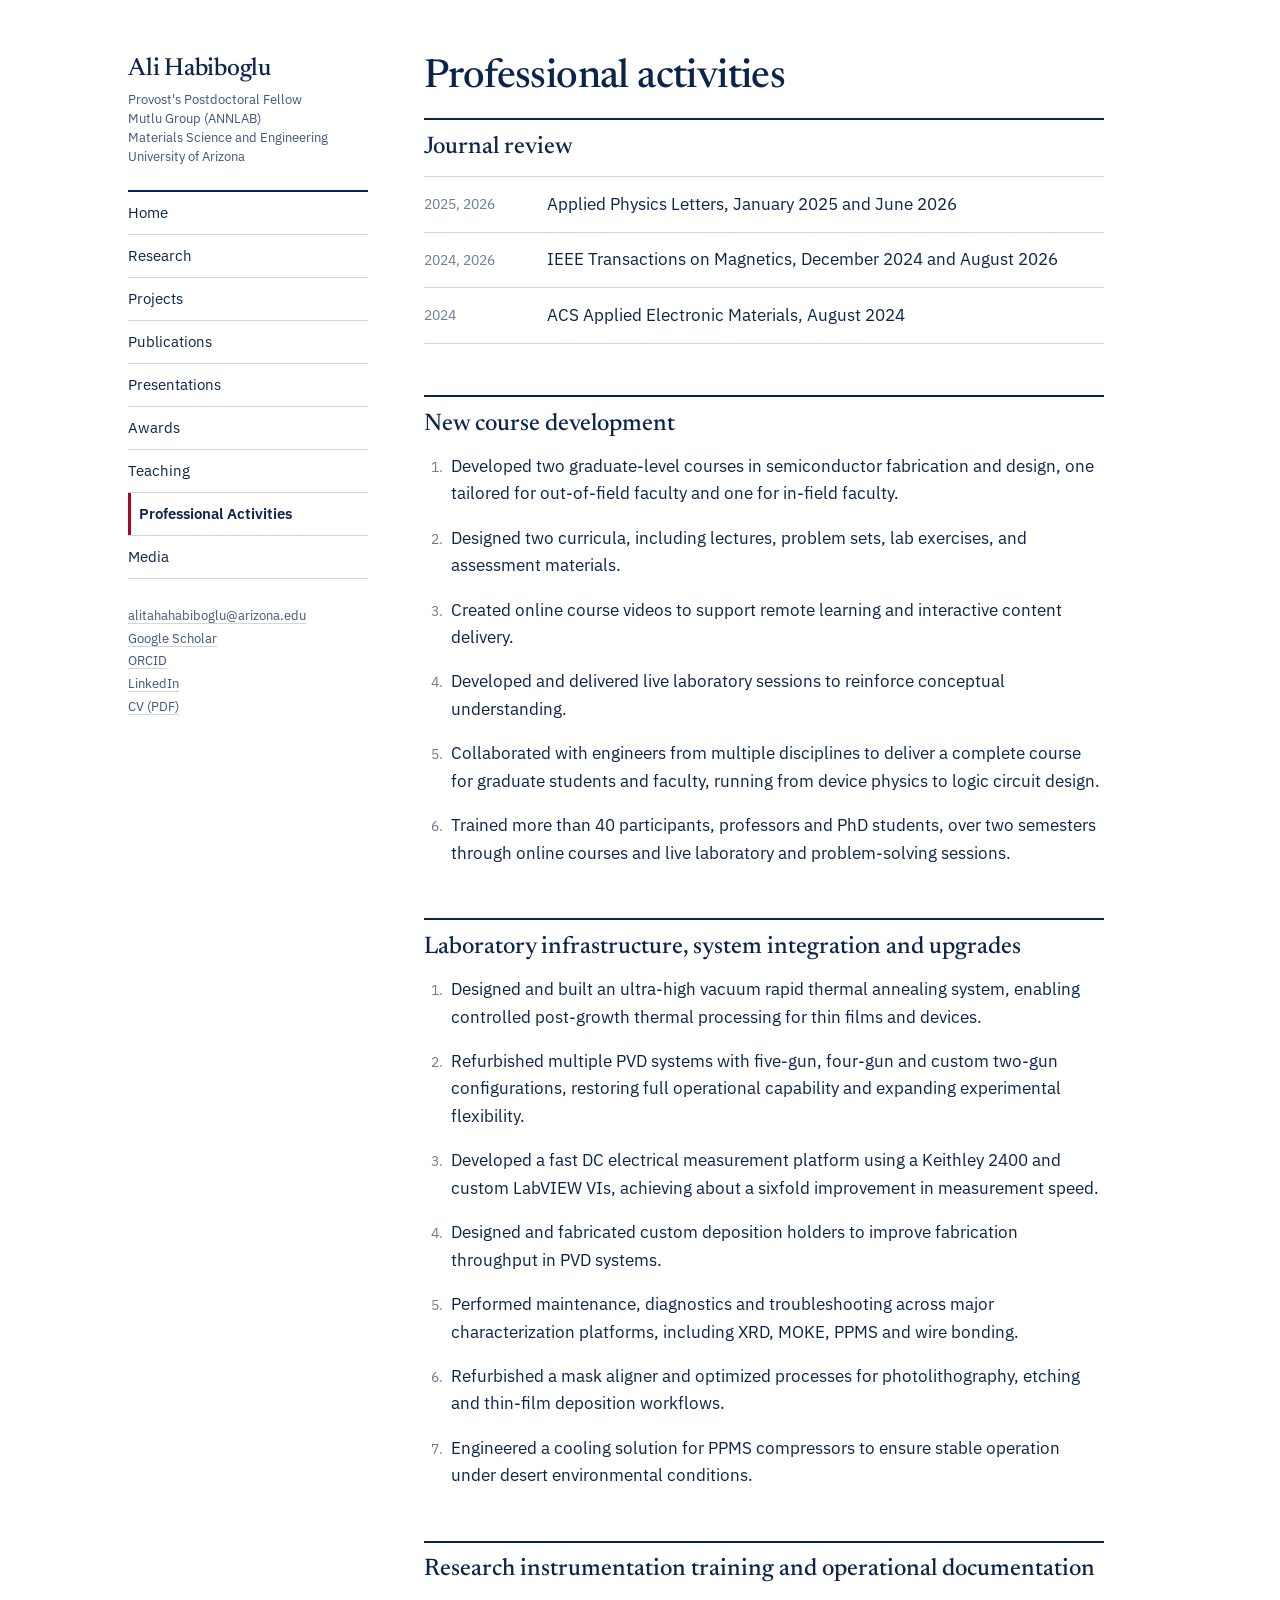
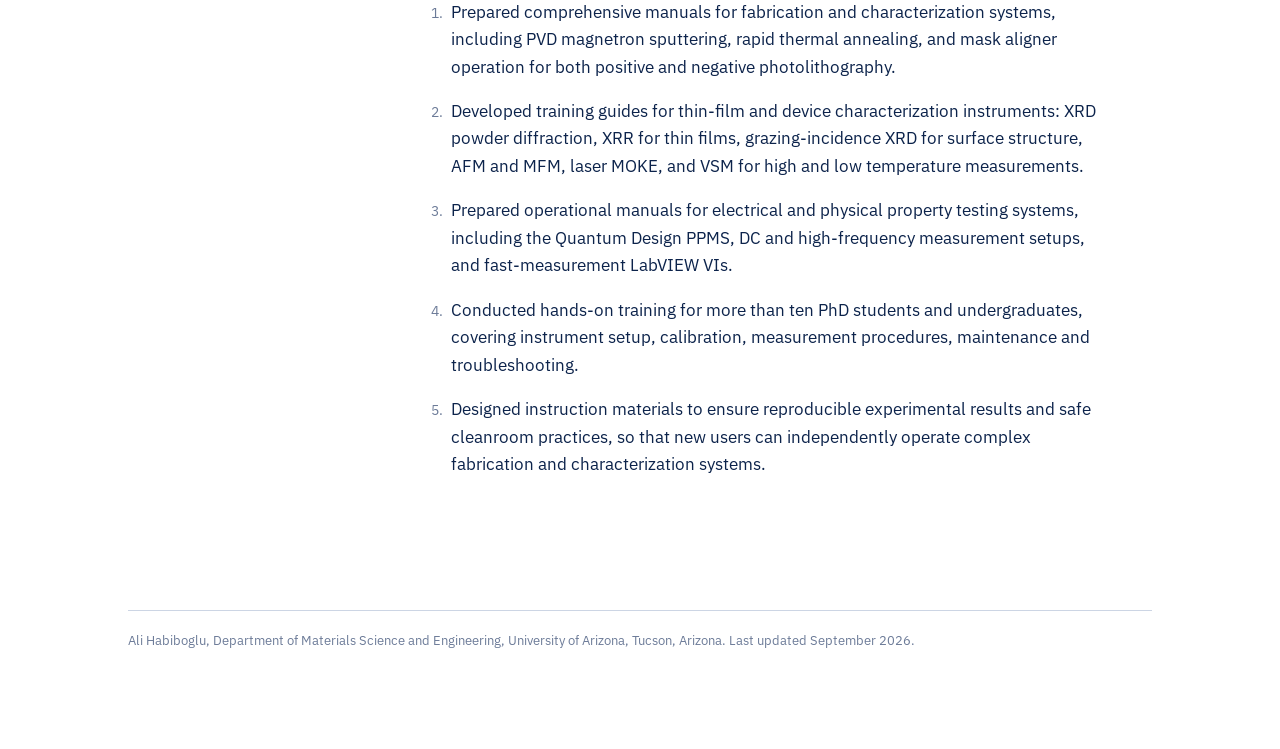
<file: Professional Activities.html>
<!DOCTYPE html>
<html lang="en">
<head>
<meta charset="UTF-8">
<meta name="viewport" content="width=device-width, initial-scale=1.0">
<title>Professional activities | Ali Habiboglu</title>
<meta name="description" content="Journal review, course development, laboratory infrastructure and instrumentation training by Ali Habiboglu.">
<link rel="preconnect" href="https://fonts.googleapis.com">
<link rel="preconnect" href="https://fonts.gstatic.com" crossorigin>
<link href="https://fonts.googleapis.com/css2?family=IBM+Plex+Sans:wght@400;500;600&family=Newsreader:opsz,wght@6..72,400;6..72,500&display=swap" rel="stylesheet">
<link rel="stylesheet" href="styles.css">
</head>
<body>
<a class="skip" href="#main">Skip to content</a>
<div class="shell">

  <aside class="rail">
    <div class="rail-inner">
      <p class="namemark"><a href="index.html">Ali Habiboglu</a></p>
      <p class="rolemark">Provost's Postdoctoral Fellow<br>Mutlu Group (ANNLAB)<br>Materials Science and Engineering<br>University of Arizona</p>
      <nav class="nav" aria-label="Main">
        <a href="index.html">Home</a>
        <a href="research.html">Research</a>
        <a href="projects.html">Projects</a>
        <a href="publications.html">Publications</a>
        <a href="presentations.html">Presentations</a>
        <a href="awards.html">Awards</a>
        <a href="teaching.html">Teaching</a>
        <a class="here" href="Professional Activities.html">Professional Activities</a>
        <a href="media.html">Media</a>
      </nav>
      <div class="rail-contact">
        <a href="mailto:alitahahabiboglu@arizona.edu">alitahahabiboglu@arizona.edu</a><br>
        <a href="https://scholar.google.com/citations?hl=en&amp;user=w_5i1ywAAAAJ">Google Scholar</a><br>
        <a href="https://orcid.org/0000-0002-6725-2208">ORCID</a><br>
        <a href="https://www.linkedin.com/in/ali-habiboglu-91302963">LinkedIn</a><br>
        <a href="CV.pdf">CV (PDF)</a>
      </div>
    </div>
  </aside>

  <main id="main">

    <h1>Professional activities</h1>

    <section>
      <h2>Journal review</h2>
      <ul class="stack-list">
        <li class="dated"><span class="when">2025, 2026</span><span>Applied Physics Letters, January 2025 and June 2026</span></li>
        <li class="dated"><span class="when">2024, 2026</span><span>IEEE Transactions on Magnetics, December 2024 and August 2026</span></li>
        <li class="dated"><span class="when">2024</span><span>ACS Applied Electronic Materials, August 2024</span></li>
      </ul>
    </section>

    <section>
      <h2>New course development</h2>
      <ol class="numbered">
        <li>Developed two graduate-level courses in semiconductor fabrication and design, one tailored for out-of-field faculty and one for in-field faculty.</li>
        <li>Designed two curricula, including lectures, problem sets, lab exercises, and assessment materials.</li>
        <li>Created online course videos to support remote learning and interactive content delivery.</li>
        <li>Developed and delivered live laboratory sessions to reinforce conceptual understanding.</li>
        <li>Collaborated with engineers from multiple disciplines to deliver a complete course for graduate students and faculty, running from device physics to logic circuit design.</li>
        <li>Trained more than 40 participants, professors and PhD students, over two semesters through online courses and live laboratory and problem-solving sessions.</li>
      </ol>
    </section>

    <section>
      <h2>Laboratory infrastructure, system integration and upgrades</h2>
      <ol class="numbered">
        <li>Designed and built an ultra-high vacuum rapid thermal annealing system, enabling controlled post-growth thermal processing for thin films and devices.</li>
        <li>Refurbished multiple PVD systems with five-gun, four-gun and custom two-gun configurations, restoring full operational capability and expanding experimental flexibility.</li>
        <li>Developed a fast DC electrical measurement platform using a Keithley 2400 and custom LabVIEW VIs, achieving about a sixfold improvement in measurement speed.</li>
        <li>Designed and fabricated custom deposition holders to improve fabrication throughput in PVD systems.</li>
        <li>Performed maintenance, diagnostics and troubleshooting across major characterization platforms, including XRD, MOKE, PPMS and wire bonding.</li>
        <li>Refurbished a mask aligner and optimized processes for photolithography, etching and thin-film deposition workflows.</li>
        <li>Engineered a cooling solution for PPMS compressors to ensure stable operation under desert environmental conditions.</li>
      </ol>
    </section>

    <section>
      <h2>Research instrumentation training and operational documentation</h2>
      <ol class="numbered">
        <li>Prepared comprehensive manuals for fabrication and characterization systems, including PVD magnetron sputtering, rapid thermal annealing, and mask aligner operation for both positive and negative photolithography.</li>
        <li>Developed training guides for thin-film and device characterization instruments: XRD powder diffraction, XRR for thin films, grazing-incidence XRD for surface structure, AFM and MFM, laser MOKE, and VSM for high and low temperature measurements.</li>
        <li>Prepared operational manuals for electrical and physical property testing systems, including the Quantum Design PPMS, DC and high-frequency measurement setups, and fast-measurement LabVIEW VIs.</li>
        <li>Conducted hands-on training for more than ten PhD students and undergraduates, covering instrument setup, calibration, measurement procedures, maintenance and troubleshooting.</li>
        <li>Designed instruction materials to ensure reproducible experimental results and safe cleanroom practices, so that new users can independently operate complex fabrication and characterization systems.</li>
      </ol>
    </section>
  </main>

  <footer class="foot">
    <p>Ali Habiboglu, Department of Materials Science and Engineering, University of Arizona, Tucson, Arizona. Last updated September 2026.</p>
  </footer>

</div>
</body>
</html>
</file>
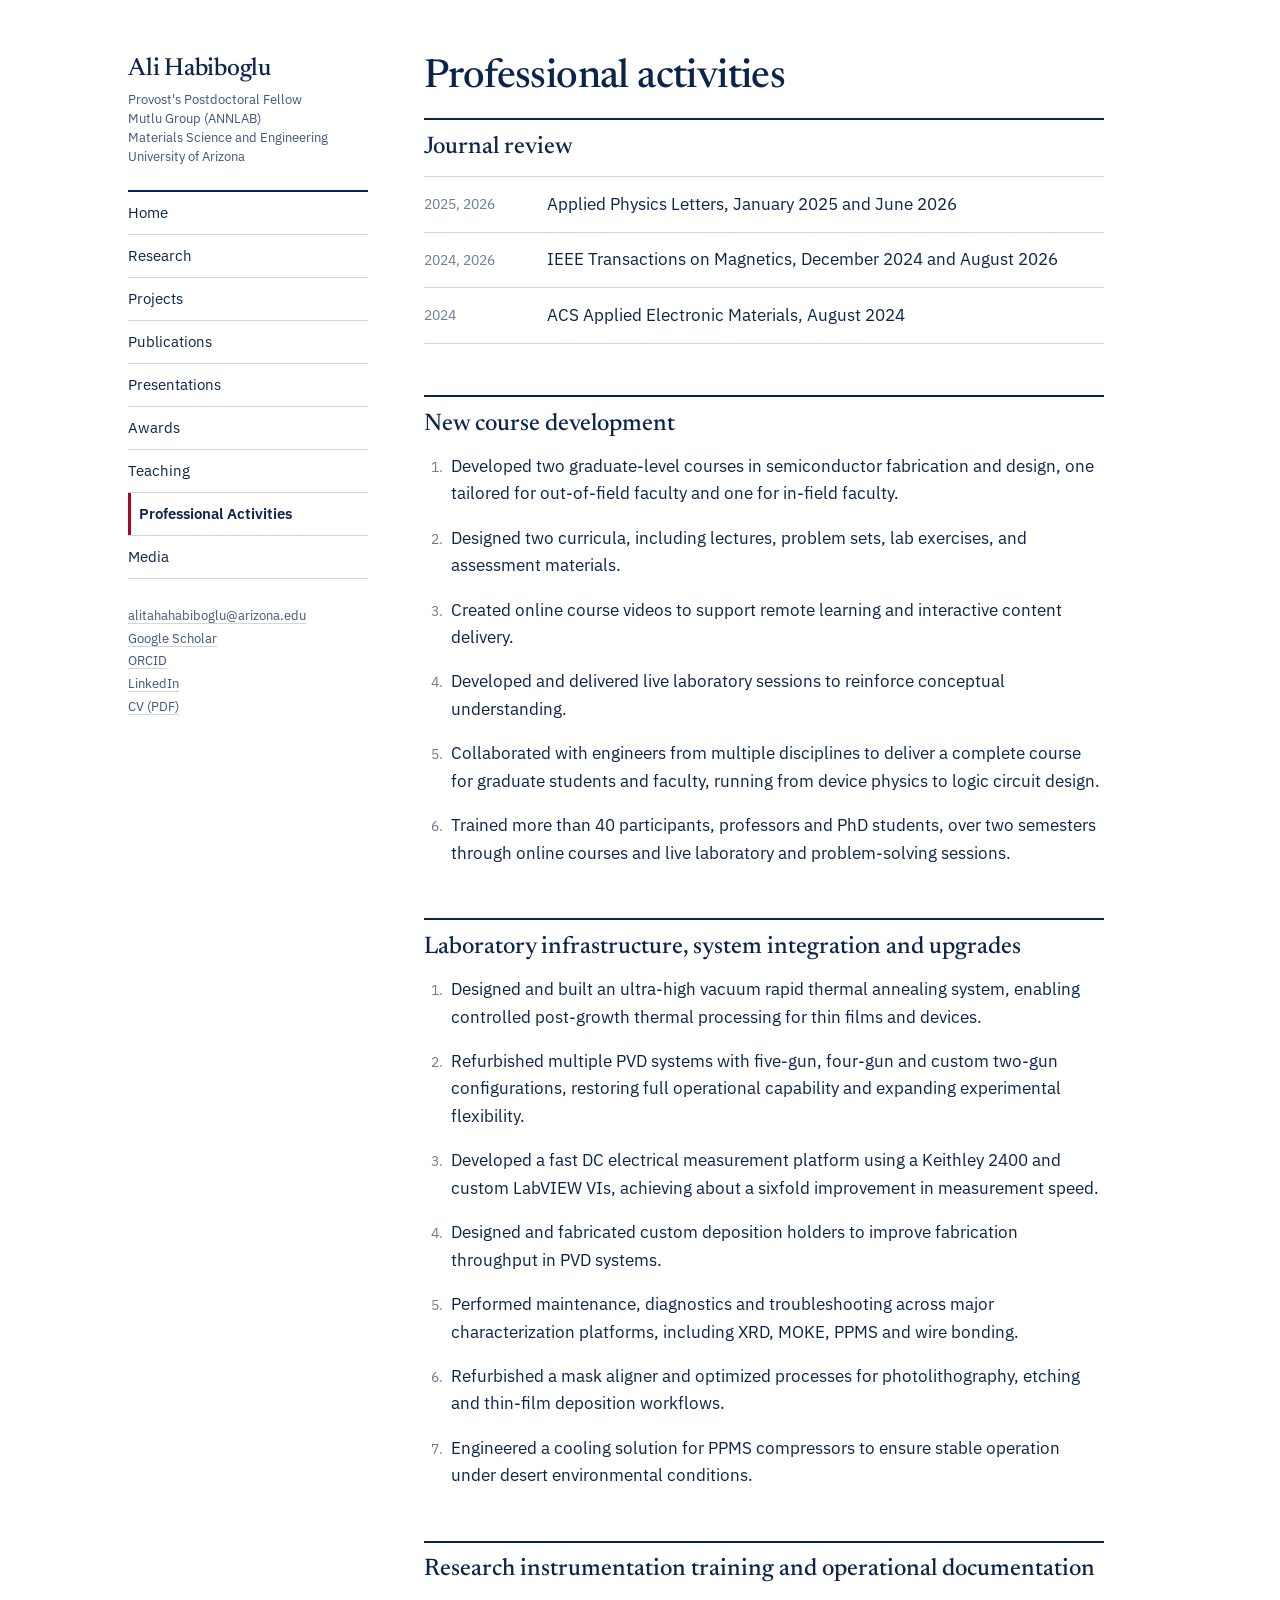
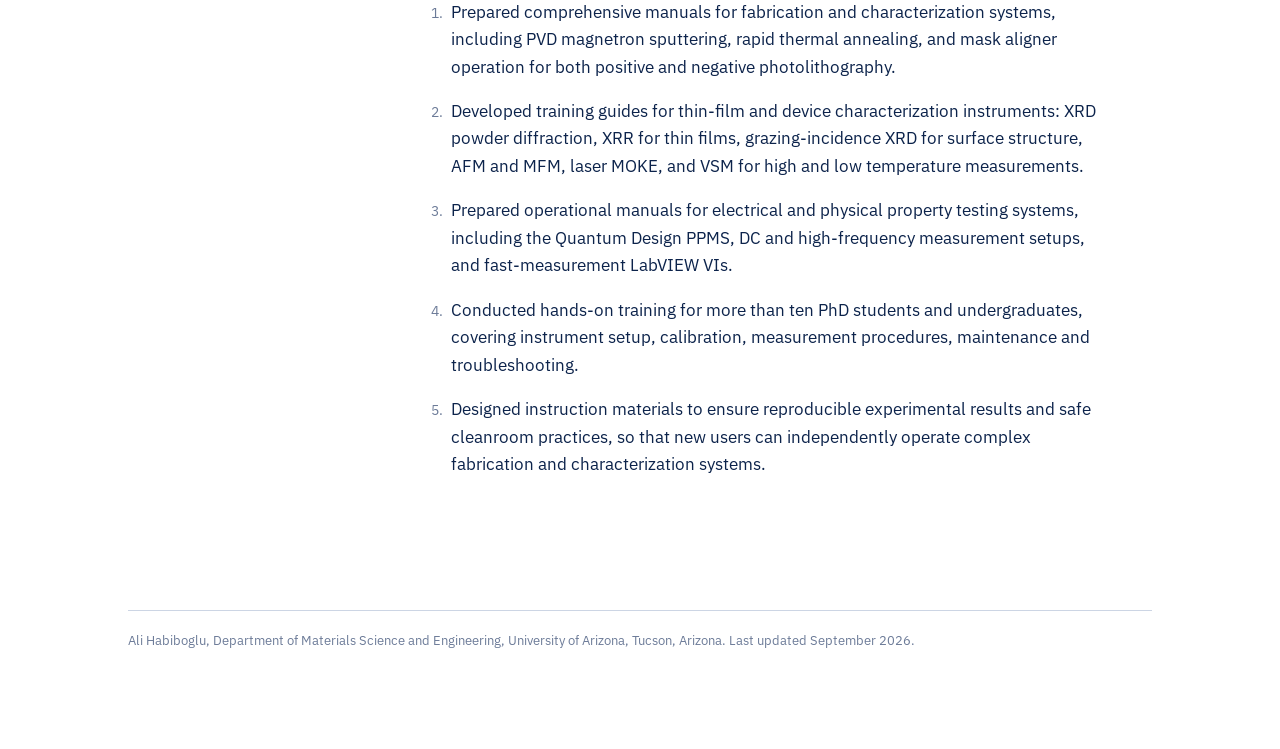
<file: Professional activities.html>
<!DOCTYPE html>
<html lang="en">
<head>
<meta charset="UTF-8">
<meta name="viewport" content="width=device-width, initial-scale=1.0">
<title>Professional activities | Ali Habiboglu</title>
<meta name="description" content="Journal review, course development, laboratory infrastructure and instrumentation training by Ali Habiboglu.">
<link rel="preconnect" href="https://fonts.googleapis.com">
<link rel="preconnect" href="https://fonts.gstatic.com" crossorigin>
<link href="https://fonts.googleapis.com/css2?family=IBM+Plex+Sans:wght@400;500;600&family=Newsreader:opsz,wght@6..72,400;6..72,500&display=swap" rel="stylesheet">
<link rel="stylesheet" href="styles.css">
</head>
<body>
<a class="skip" href="#main">Skip to content</a>
<div class="shell">

  <aside class="rail">
    <div class="rail-inner">
      <p class="namemark"><a href="index.html">Ali Habiboglu</a></p>
      <p class="rolemark">Provost's Postdoctoral Fellow<br>Mutlu Group (ANNLAB)<br>Materials Science and Engineering<br>University of Arizona</p>
      <nav class="nav" aria-label="Main">
        <a href="index.html">Home</a>
        <a href="research.html">Research</a>
        <a href="projects.html">Projects</a>
        <a href="publications.html">Publications</a>
        <a href="presentations.html">Presentations</a>
        <a href="awards.html">Awards</a>
        <a href="teaching.html">Teaching</a>
        <a class="here" href="Professional activities.html">Professional Activities</a>
        <a href="media.html">Media</a>
      </nav>
      <div class="rail-contact">
        <a href="mailto:alitahahabiboglu@arizona.edu">alitahahabiboglu@arizona.edu</a><br>
        <a href="https://scholar.google.com/citations?hl=en&amp;user=w_5i1ywAAAAJ">Google Scholar</a><br>
        <a href="https://orcid.org/0000-0002-6725-2208">ORCID</a><br>
        <a href="https://www.linkedin.com/in/ali-habiboglu-91302963">LinkedIn</a><br>
        <a href="CV.pdf">CV (PDF)</a>
      </div>
    </div>
  </aside>

  <main id="main">

    <h1>Professional activities</h1>

    <section>
      <h2>Journal review</h2>
      <ul class="stack-list">
        <li class="dated"><span class="when">2025, 2026</span><span>Applied Physics Letters, January 2025 and June 2026</span></li>
        <li class="dated"><span class="when">2024, 2026</span><span>IEEE Transactions on Magnetics, December 2024 and August 2026</span></li>
        <li class="dated"><span class="when">2024</span><span>ACS Applied Electronic Materials, August 2024</span></li>
      </ul>
    </section>

    <section>
      <h2>New course development</h2>
      <ol class="numbered">
        <li>Developed two graduate-level courses in semiconductor fabrication and design, one tailored for out-of-field faculty and one for in-field faculty.</li>
        <li>Designed two curricula, including lectures, problem sets, lab exercises, and assessment materials.</li>
        <li>Created online course videos to support remote learning and interactive content delivery.</li>
        <li>Developed and delivered live laboratory sessions to reinforce conceptual understanding.</li>
        <li>Collaborated with engineers from multiple disciplines to deliver a complete course for graduate students and faculty, running from device physics to logic circuit design.</li>
        <li>Trained more than 40 participants, professors and PhD students, over two semesters through online courses and live laboratory and problem-solving sessions.</li>
      </ol>
    </section>

    <section>
      <h2>Laboratory infrastructure, system integration and upgrades</h2>
      <ol class="numbered">
        <li>Designed and built an ultra-high vacuum rapid thermal annealing system, enabling controlled post-growth thermal processing for thin films and devices.</li>
        <li>Refurbished multiple PVD systems with five-gun, four-gun and custom two-gun configurations, restoring full operational capability and expanding experimental flexibility.</li>
        <li>Developed a fast DC electrical measurement platform using a Keithley 2400 and custom LabVIEW VIs, achieving about a sixfold improvement in measurement speed.</li>
        <li>Designed and fabricated custom deposition holders to improve fabrication throughput in PVD systems.</li>
        <li>Performed maintenance, diagnostics and troubleshooting across major characterization platforms, including XRD, MOKE, PPMS and wire bonding.</li>
        <li>Refurbished a mask aligner and optimized processes for photolithography, etching and thin-film deposition workflows.</li>
        <li>Engineered a cooling solution for PPMS compressors to ensure stable operation under desert environmental conditions.</li>
      </ol>
    </section>

    <section>
      <h2>Research instrumentation training and operational documentation</h2>
      <ol class="numbered">
        <li>Prepared comprehensive manuals for fabrication and characterization systems, including PVD magnetron sputtering, rapid thermal annealing, and mask aligner operation for both positive and negative photolithography.</li>
        <li>Developed training guides for thin-film and device characterization instruments: XRD powder diffraction, XRR for thin films, grazing-incidence XRD for surface structure, AFM and MFM, laser MOKE, and VSM for high and low temperature measurements.</li>
        <li>Prepared operational manuals for electrical and physical property testing systems, including the Quantum Design PPMS, DC and high-frequency measurement setups, and fast-measurement LabVIEW VIs.</li>
        <li>Conducted hands-on training for more than ten PhD students and undergraduates, covering instrument setup, calibration, measurement procedures, maintenance and troubleshooting.</li>
        <li>Designed instruction materials to ensure reproducible experimental results and safe cleanroom practices, so that new users can independently operate complex fabrication and characterization systems.</li>
      </ol>
    </section>
  </main>

  <footer class="foot">
    <p>Ali Habiboglu, Department of Materials Science and Engineering, University of Arizona, Tucson, Arizona. Last updated September 2026.</p>
  </footer>

</div>
</body>
</html>
</file>
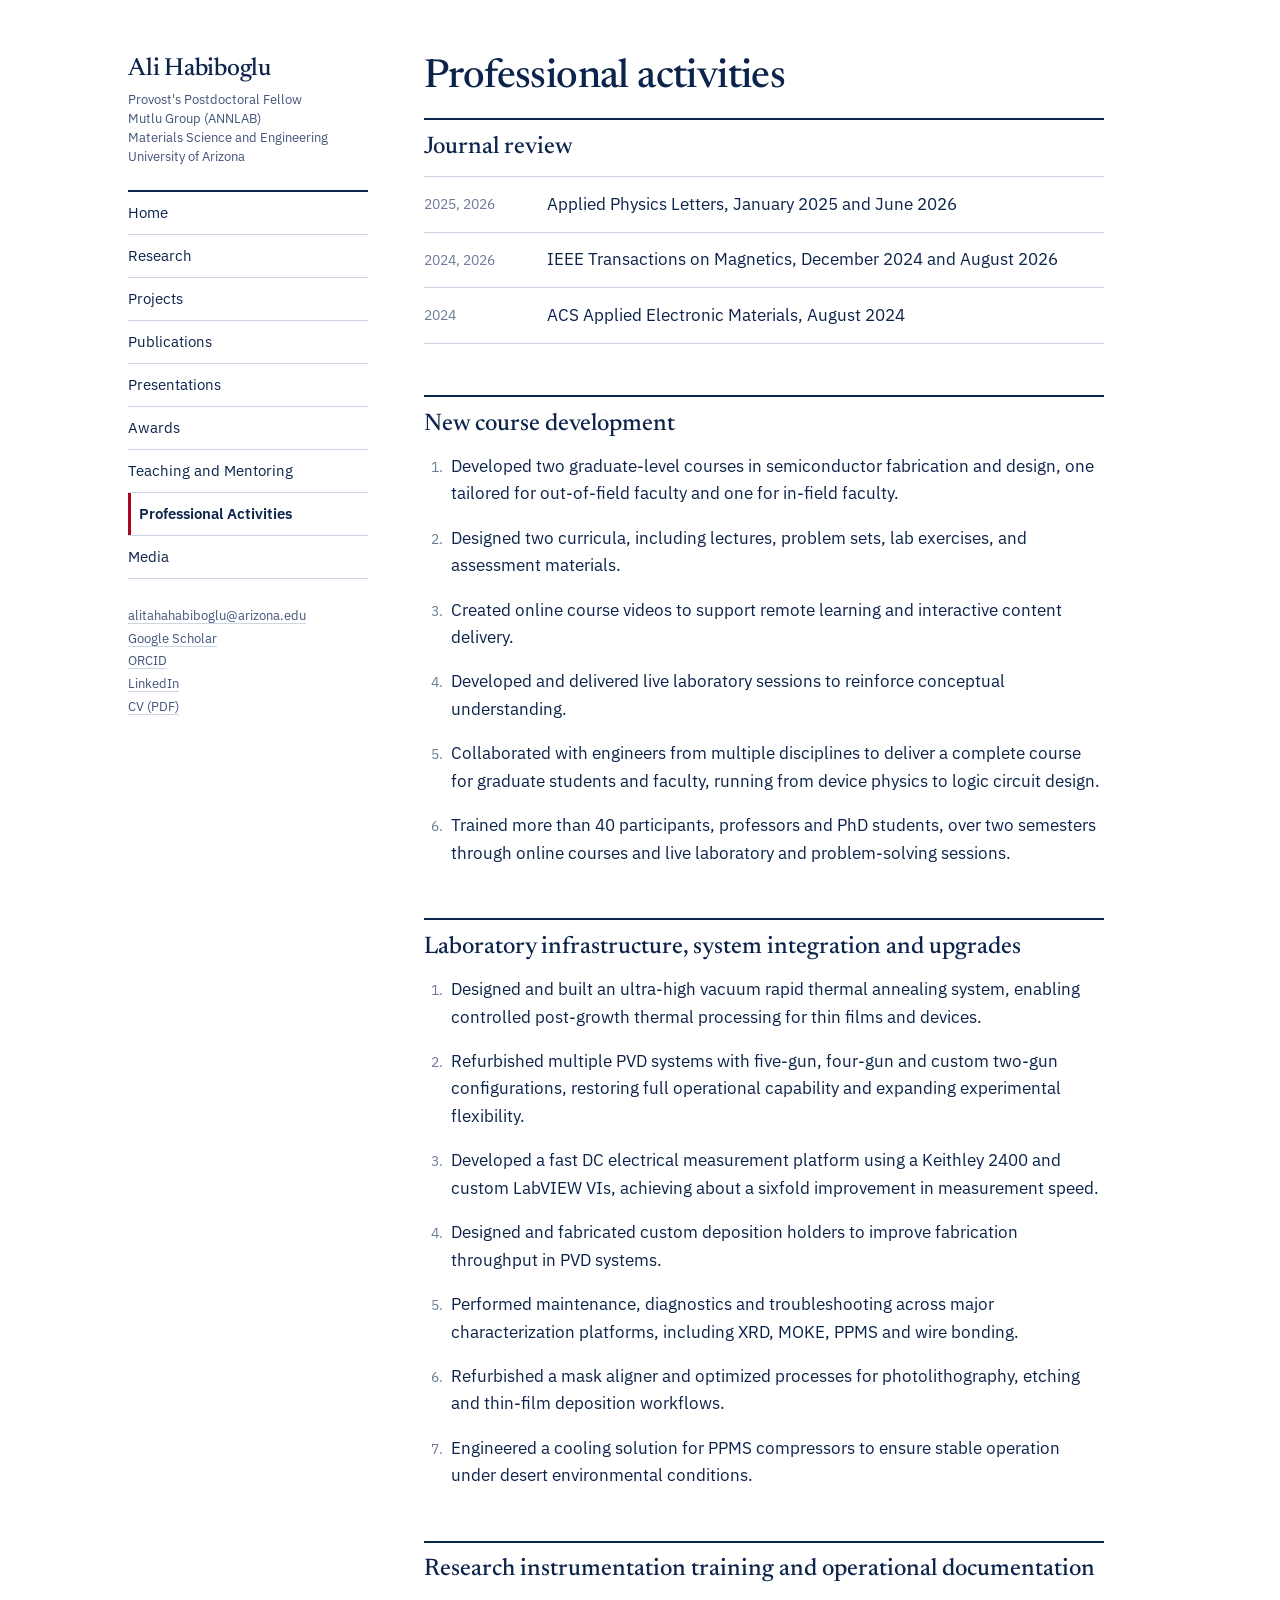
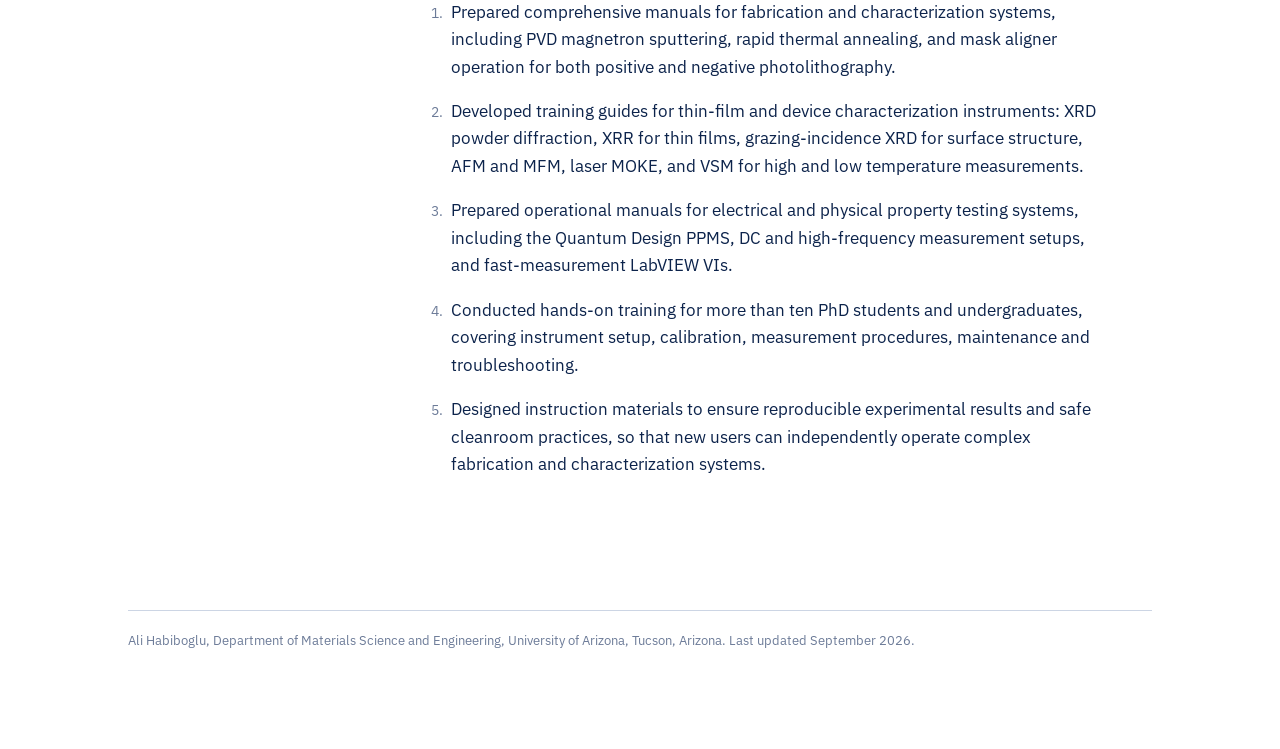
<file: professional activities.html>
<!DOCTYPE html>
<html lang="en">
<head>
<meta charset="UTF-8">
<meta name="viewport" content="width=device-width, initial-scale=1.0">
<title>Professional activities | Ali Habiboglu</title>
<meta name="description" content="Journal review, course development, laboratory infrastructure and instrumentation training by Ali Habiboglu.">
<link rel="preconnect" href="https://fonts.googleapis.com">
<link rel="preconnect" href="https://fonts.gstatic.com" crossorigin>
<link href="https://fonts.googleapis.com/css2?family=IBM+Plex+Sans:wght@400;500;600&family=Newsreader:opsz,wght@6..72,400;6..72,500&display=swap" rel="stylesheet">
<link rel="stylesheet" href="styles.css">
</head>
<body>
<a class="skip" href="#main">Skip to content</a>
<div class="shell">

  <aside class="rail">
    <div class="rail-inner">
      <p class="namemark"><a href="index.html">Ali Habiboglu</a></p>
      <p class="rolemark">Provost's Postdoctoral Fellow<br>Mutlu Group (ANNLAB)<br>Materials Science and Engineering<br>University of Arizona</p>
      <nav class="nav" aria-label="Main">
        <a href="index.html">Home</a>
        <a href="research.html">Research</a>
        <a href="projects.html">Projects</a>
        <a href="publications.html">Publications</a>
        <a href="presentations.html">Presentations</a>
        <a href="awards.html">Awards</a>
        <a href="teaching and mentoring.html">Teaching and Mentoring</a>
        <a class="here" href="professional activities.html">Professional Activities</a>
        <a href="media.html">Media</a>
      </nav>
      <div class="rail-contact">
        <a href="mailto:alitahahabiboglu@arizona.edu">alitahahabiboglu@arizona.edu</a><br>
        <a href="https://scholar.google.com/citations?hl=en&amp;user=w_5i1ywAAAAJ">Google Scholar</a><br>
        <a href="https://orcid.org/0000-0002-6725-2208">ORCID</a><br>
        <a href="https://www.linkedin.com/in/ali-habiboglu-91302963">LinkedIn</a><br>
        <a href="CV.pdf">CV (PDF)</a>
      </div>
    </div>
  </aside>

  <main id="main">

    <h1>Professional activities</h1>

    <section>
      <h2>Journal review</h2>
      <ul class="stack-list">
        <li class="dated"><span class="when">2025, 2026</span><span>Applied Physics Letters, January 2025 and June 2026</span></li>
        <li class="dated"><span class="when">2024, 2026</span><span>IEEE Transactions on Magnetics, December 2024 and August 2026</span></li>
        <li class="dated"><span class="when">2024</span><span>ACS Applied Electronic Materials, August 2024</span></li>
      </ul>
    </section>

    <section>
      <h2>New course development</h2>
      <ol class="numbered">
        <li>Developed two graduate-level courses in semiconductor fabrication and design, one tailored for out-of-field faculty and one for in-field faculty.</li>
        <li>Designed two curricula, including lectures, problem sets, lab exercises, and assessment materials.</li>
        <li>Created online course videos to support remote learning and interactive content delivery.</li>
        <li>Developed and delivered live laboratory sessions to reinforce conceptual understanding.</li>
        <li>Collaborated with engineers from multiple disciplines to deliver a complete course for graduate students and faculty, running from device physics to logic circuit design.</li>
        <li>Trained more than 40 participants, professors and PhD students, over two semesters through online courses and live laboratory and problem-solving sessions.</li>
      </ol>
    </section>

    <section>
      <h2>Laboratory infrastructure, system integration and upgrades</h2>
      <ol class="numbered">
        <li>Designed and built an ultra-high vacuum rapid thermal annealing system, enabling controlled post-growth thermal processing for thin films and devices.</li>
        <li>Refurbished multiple PVD systems with five-gun, four-gun and custom two-gun configurations, restoring full operational capability and expanding experimental flexibility.</li>
        <li>Developed a fast DC electrical measurement platform using a Keithley 2400 and custom LabVIEW VIs, achieving about a sixfold improvement in measurement speed.</li>
        <li>Designed and fabricated custom deposition holders to improve fabrication throughput in PVD systems.</li>
        <li>Performed maintenance, diagnostics and troubleshooting across major characterization platforms, including XRD, MOKE, PPMS and wire bonding.</li>
        <li>Refurbished a mask aligner and optimized processes for photolithography, etching and thin-film deposition workflows.</li>
        <li>Engineered a cooling solution for PPMS compressors to ensure stable operation under desert environmental conditions.</li>
      </ol>
    </section>

    <section>
      <h2>Research instrumentation training and operational documentation</h2>
      <ol class="numbered">
        <li>Prepared comprehensive manuals for fabrication and characterization systems, including PVD magnetron sputtering, rapid thermal annealing, and mask aligner operation for both positive and negative photolithography.</li>
        <li>Developed training guides for thin-film and device characterization instruments: XRD powder diffraction, XRR for thin films, grazing-incidence XRD for surface structure, AFM and MFM, laser MOKE, and VSM for high and low temperature measurements.</li>
        <li>Prepared operational manuals for electrical and physical property testing systems, including the Quantum Design PPMS, DC and high-frequency measurement setups, and fast-measurement LabVIEW VIs.</li>
        <li>Conducted hands-on training for more than ten PhD students and undergraduates, covering instrument setup, calibration, measurement procedures, maintenance and troubleshooting.</li>
        <li>Designed instruction materials to ensure reproducible experimental results and safe cleanroom practices, so that new users can independently operate complex fabrication and characterization systems.</li>
      </ol>
    </section>
  </main>

  <footer class="foot">
    <p>Ali Habiboglu, Department of Materials Science and Engineering, University of Arizona, Tucson, Arizona. Last updated September 2026.</p>
  </footer>

</div>
</body>
</html>
</file>
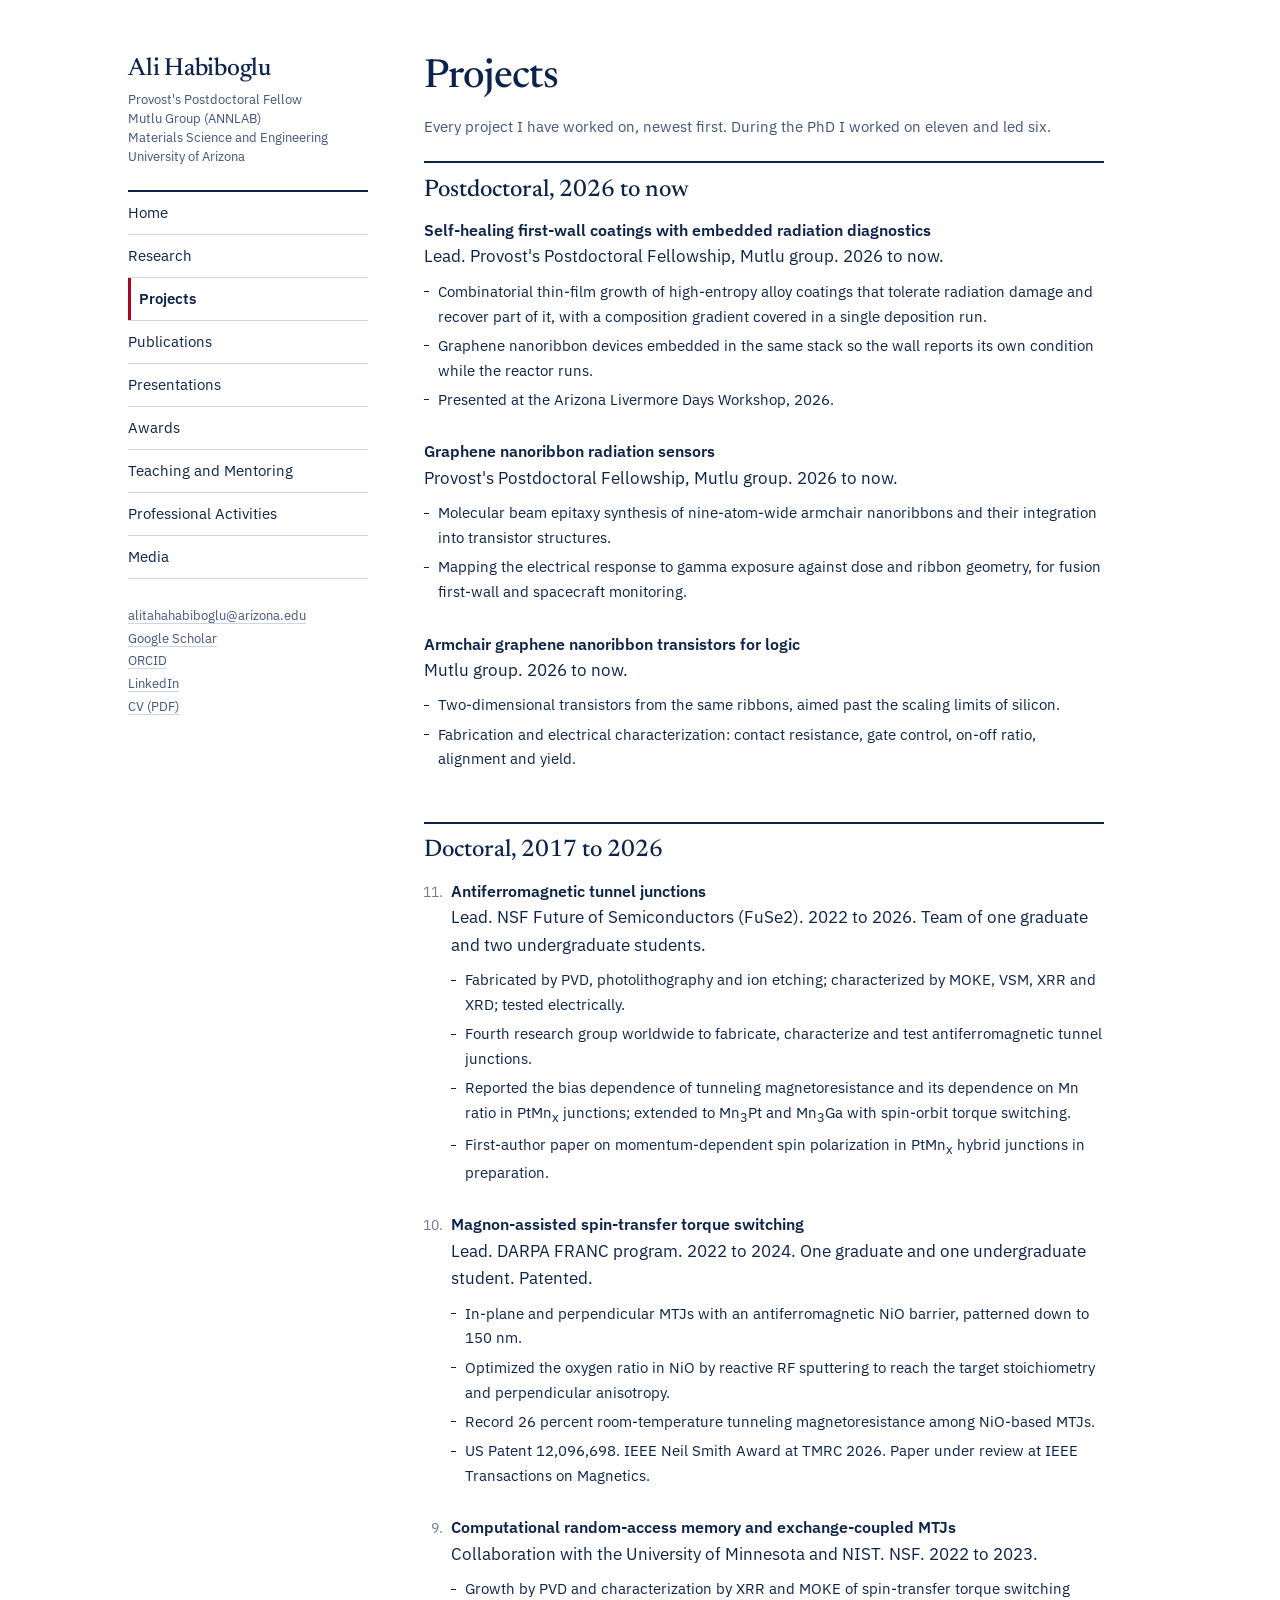
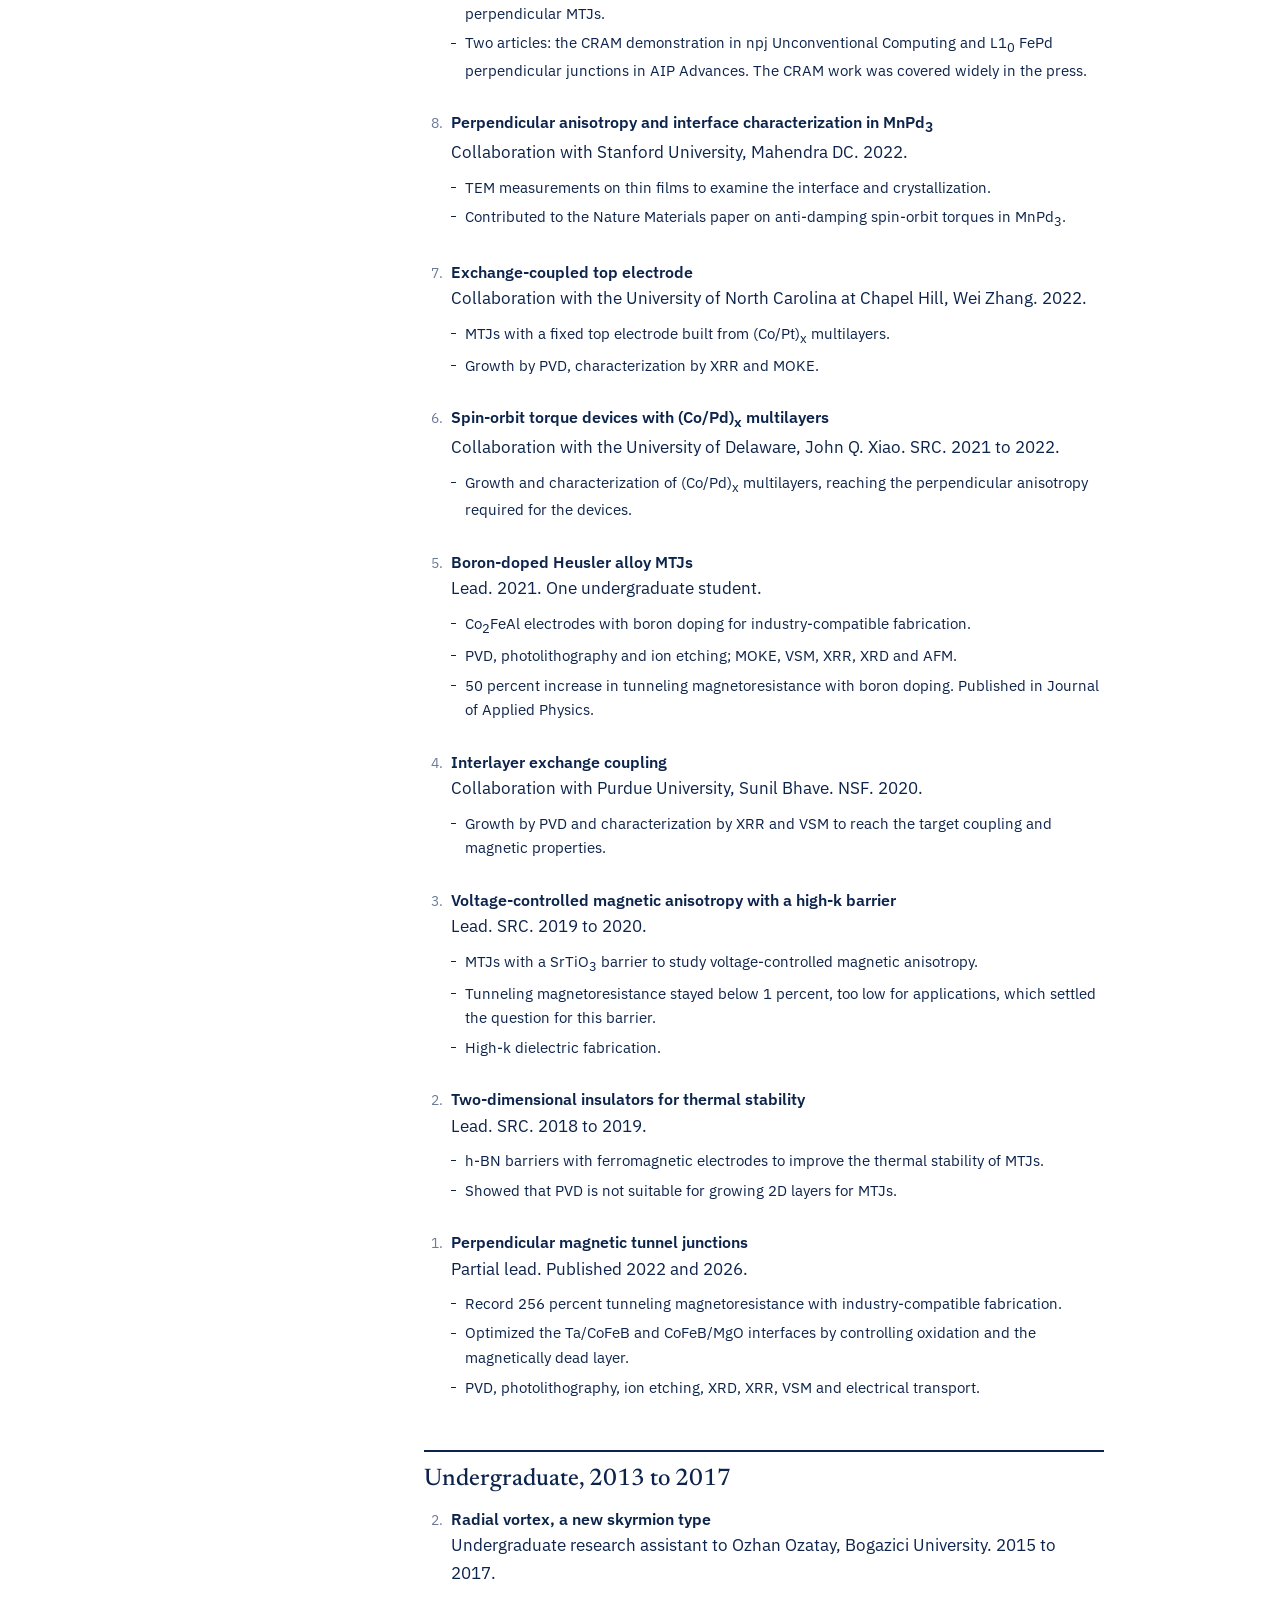
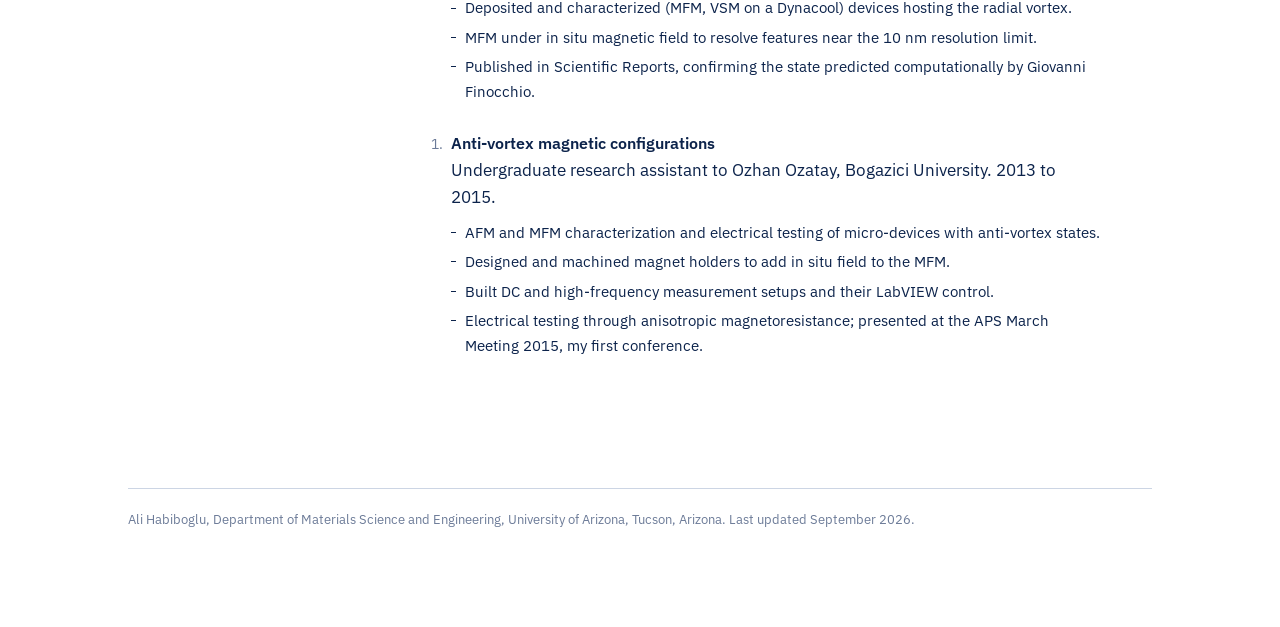
<file: projects.html>
<!DOCTYPE html>
<html lang="en">
<head>
<meta charset="UTF-8">
<meta name="viewport" content="width=device-width, initial-scale=1.0">
<title>Projects | Ali Habiboglu</title>
<meta name="description" content="All research projects of Ali Habiboglu, with role, partners, funding, methods and outcomes.">
<link rel="preconnect" href="https://fonts.googleapis.com">
<link rel="preconnect" href="https://fonts.gstatic.com" crossorigin>
<link href="https://fonts.googleapis.com/css2?family=IBM+Plex+Sans:wght@400;500;600&family=Newsreader:opsz,wght@6..72,400;6..72,500&display=swap" rel="stylesheet">
<link rel="stylesheet" href="styles.css">
</head>
<body>
<a class="skip" href="#main">Skip to content</a>
<div class="shell">

  <aside class="rail">
    <div class="rail-inner">
      <p class="namemark"><a href="index.html">Ali Habiboglu</a></p>
      <p class="rolemark">Provost's Postdoctoral Fellow<br>Mutlu Group (ANNLAB)<br>Materials Science and Engineering<br>University of Arizona</p>
      <nav class="nav" aria-label="Main">
        <a href="index.html">Home</a>
        <a href="research.html">Research</a>
        <a class="here" href="projects.html">Projects</a>
        <a href="publications.html">Publications</a>
        <a href="presentations.html">Presentations</a>
        <a href="awards.html">Awards</a>
        <a href="teaching and mentoring.html">Teaching and Mentoring</a>
        <a href="professional activities.html">Professional Activities</a>
        <a href="media.html">Media</a>
      </nav>
      <div class="rail-contact">
        <a href="mailto:alitahahabiboglu@arizona.edu">alitahahabiboglu@arizona.edu</a><br>
        <a href="https://scholar.google.com/citations?hl=en&amp;user=w_5i1ywAAAAJ">Google Scholar</a><br>
        <a href="https://orcid.org/0000-0002-6725-2208">ORCID</a><br>
        <a href="https://www.linkedin.com/in/ali-habiboglu-91302963">LinkedIn</a><br>
        <a href="CV.pdf">CV (PDF)</a>
      </div>
    </div>
  </aside>

  <main id="main">

    <h1>Projects</h1>
    <p class="sub">Every project I have worked on, newest first. During the PhD I worked on eleven and led six.</p>

    <section>
      <h2>Postdoctoral, 2026 to now</h2>
      <ul class="plain projects">
        <li>
          <h3>Self-healing first-wall coatings with embedded radiation diagnostics</h3>
          <p class="meta">Lead. Provost's Postdoctoral Fellowship, Mutlu group. 2026 to now.</p>
          <ul class="plain sub-bullets">
            <li>Combinatorial thin-film growth of high-entropy alloy coatings that tolerate radiation damage and recover part of it, with a composition gradient covered in a single deposition run.</li>
            <li>Graphene nanoribbon devices embedded in the same stack so the wall reports its own condition while the reactor runs.</li>
            <li>Presented at the Arizona Livermore Days Workshop, 2026.</li>
          </ul>
        </li>
        <li>
          <h3>Graphene nanoribbon radiation sensors</h3>
          <p class="meta">Provost's Postdoctoral Fellowship, Mutlu group. 2026 to now.</p>
          <ul class="plain sub-bullets">
            <li>Molecular beam epitaxy synthesis of nine-atom-wide armchair nanoribbons and their integration into transistor structures.</li>
            <li>Mapping the electrical response to gamma exposure against dose and ribbon geometry, for fusion first-wall and spacecraft monitoring.</li>
          </ul>
        </li>
        <li>
          <h3>Armchair graphene nanoribbon transistors for logic</h3>
          <p class="meta">Mutlu group. 2026 to now.</p>
          <ul class="plain sub-bullets">
            <li>Two-dimensional transistors from the same ribbons, aimed past the scaling limits of silicon.</li>
            <li>Fabrication and electrical characterization: contact resistance, gate control, on-off ratio, alignment and yield.</li>
          </ul>
        </li>
      </ul>
    </section>

    <section>
      <h2>Doctoral, 2017 to 2026</h2>
      <ol class="numbered projects" reversed start="11">
        <li>
          <h3>Antiferromagnetic tunnel junctions</h3>
          <p class="meta">Lead. NSF Future of Semiconductors (FuSe2). 2022 to 2026. Team of one graduate and two undergraduate students.</p>
          <ul class="plain sub-bullets">
            <li>Fabricated by PVD, photolithography and ion etching; characterized by MOKE, VSM, XRR and XRD; tested electrically.</li>
            <li>Fourth research group worldwide to fabricate, characterize and test antiferromagnetic tunnel junctions.</li>
            <li>Reported the bias dependence of tunneling magnetoresistance and its dependence on Mn ratio in PtMn<sub>x</sub> junctions; extended to Mn<sub>3</sub>Pt and Mn<sub>3</sub>Ga with spin-orbit torque switching.</li>
            <li>First-author paper on momentum-dependent spin polarization in PtMn<sub>x</sub> hybrid junctions in preparation.</li>
          </ul>
        </li>
        <li>
          <h3>Magnon-assisted spin-transfer torque switching</h3>
          <p class="meta">Lead. DARPA FRANC program. 2022 to 2024. One graduate and one undergraduate student. Patented.</p>
          <ul class="plain sub-bullets">
            <li>In-plane and perpendicular MTJs with an antiferromagnetic NiO barrier, patterned down to 150 nm.</li>
            <li>Optimized the oxygen ratio in NiO by reactive RF sputtering to reach the target stoichiometry and perpendicular anisotropy.</li>
            <li>Record 26 percent room-temperature tunneling magnetoresistance among NiO-based MTJs.</li>
            <li>US Patent 12,096,698. IEEE Neil Smith Award at TMRC 2026. Paper under review at IEEE Transactions on Magnetics.</li>
          </ul>
        </li>
        <li>
          <h3>Computational random-access memory and exchange-coupled MTJs</h3>
          <p class="meta">Collaboration with the University of Minnesota and NIST. NSF. 2022 to 2023.</p>
          <ul class="plain sub-bullets">
            <li>Growth by PVD and characterization by XRR and MOKE of spin-transfer torque switching perpendicular MTJs.</li>
            <li>Two articles: the CRAM demonstration in npj Unconventional Computing and L1<sub>0</sub> FePd perpendicular junctions in AIP Advances. The CRAM work was covered widely in the press.</li>
          </ul>
        </li>
        <li>
          <h3>Perpendicular anisotropy and interface characterization in MnPd<sub>3</sub></h3>
          <p class="meta">Collaboration with Stanford University, Mahendra DC. 2022.</p>
          <ul class="plain sub-bullets">
            <li>TEM measurements on thin films to examine the interface and crystallization.</li>
            <li>Contributed to the Nature Materials paper on anti-damping spin-orbit torques in MnPd<sub>3</sub>.</li>
          </ul>
        </li>
        <li>
          <h3>Exchange-coupled top electrode</h3>
          <p class="meta">Collaboration with the University of North Carolina at Chapel Hill, Wei Zhang. 2022.</p>
          <ul class="plain sub-bullets">
            <li>MTJs with a fixed top electrode built from (Co/Pt)<sub>x</sub> multilayers.</li>
            <li>Growth by PVD, characterization by XRR and MOKE.</li>
          </ul>
        </li>
        <li>
          <h3>Spin-orbit torque devices with (Co/Pd)<sub>x</sub> multilayers</h3>
          <p class="meta">Collaboration with the University of Delaware, John Q. Xiao. SRC. 2021 to 2022.</p>
          <ul class="plain sub-bullets">
            <li>Growth and characterization of (Co/Pd)<sub>x</sub> multilayers, reaching the perpendicular anisotropy required for the devices.</li>
          </ul>
        </li>
        <li>
          <h3>Boron-doped Heusler alloy MTJs</h3>
          <p class="meta">Lead. 2021. One undergraduate student.</p>
          <ul class="plain sub-bullets">
            <li>Co<sub>2</sub>FeAl electrodes with boron doping for industry-compatible fabrication.</li>
            <li>PVD, photolithography and ion etching; MOKE, VSM, XRR, XRD and AFM.</li>
            <li>50 percent increase in tunneling magnetoresistance with boron doping. Published in Journal of Applied Physics.</li>
          </ul>
        </li>
        <li>
          <h3>Interlayer exchange coupling</h3>
          <p class="meta">Collaboration with Purdue University, Sunil Bhave. NSF. 2020.</p>
          <ul class="plain sub-bullets">
            <li>Growth by PVD and characterization by XRR and VSM to reach the target coupling and magnetic properties.</li>
          </ul>
        </li>
        <li>
          <h3>Voltage-controlled magnetic anisotropy with a high-k barrier</h3>
          <p class="meta">Lead. SRC. 2019 to 2020.</p>
          <ul class="plain sub-bullets">
            <li>MTJs with a SrTiO<sub>3</sub> barrier to study voltage-controlled magnetic anisotropy.</li>
            <li>Tunneling magnetoresistance stayed below 1 percent, too low for applications, which settled the question for this barrier.</li>
            <li>High-k dielectric fabrication.</li>
          </ul>
        </li>
        <li>
          <h3>Two-dimensional insulators for thermal stability</h3>
          <p class="meta">Lead. SRC. 2018 to 2019.</p>
          <ul class="plain sub-bullets">
            <li>h-BN barriers with ferromagnetic electrodes to improve the thermal stability of MTJs.</li>
            <li>Showed that PVD is not suitable for growing 2D layers for MTJs.</li>
          </ul>
        </li>
        <li>
          <h3>Perpendicular magnetic tunnel junctions</h3>
          <p class="meta">Partial lead. Published 2022 and 2026.</p>
          <ul class="plain sub-bullets">
            <li>Record 256 percent tunneling magnetoresistance with industry-compatible fabrication.</li>
            <li>Optimized the Ta/CoFeB and CoFeB/MgO interfaces by controlling oxidation and the magnetically dead layer.</li>
            <li>PVD, photolithography, ion etching, XRD, XRR, VSM and electrical transport.</li>
          </ul>
        </li>
      </ol>
    </section>

    <section>
      <h2>Undergraduate, 2013 to 2017</h2>
      <ol class="numbered projects" reversed start="2">
        <li>
          <h3>Radial vortex, a new skyrmion type</h3>
          <p class="meta">Undergraduate research assistant to Ozhan Ozatay, Bogazici University. 2015 to 2017.</p>
          <ul class="plain sub-bullets">
            <li>Deposited and characterized (MFM, VSM on a Dynacool) devices hosting the radial vortex.</li>
            <li>MFM under in situ magnetic field to resolve features near the 10 nm resolution limit.</li>
            <li>Published in Scientific Reports, confirming the state predicted computationally by Giovanni Finocchio.</li>
          </ul>
        </li>
        <li>
          <h3>Anti-vortex magnetic configurations</h3>
          <p class="meta">Undergraduate research assistant to Ozhan Ozatay, Bogazici University. 2013 to 2015.</p>
          <ul class="plain sub-bullets">
            <li>AFM and MFM characterization and electrical testing of micro-devices with anti-vortex states.</li>
            <li>Designed and machined magnet holders to add in situ field to the MFM.</li>
            <li>Built DC and high-frequency measurement setups and their LabVIEW control.</li>
            <li>Electrical testing through anisotropic magnetoresistance; presented at the APS March Meeting 2015, my first conference.</li>
          </ul>
        </li>
      </ol>
    </section>
  </main>

  <footer class="foot">
    <p>Ali Habiboglu, Department of Materials Science and Engineering, University of Arizona, Tucson, Arizona. Last updated September 2026.</p>
  </footer>

</div>
</body>
</html>
</file>
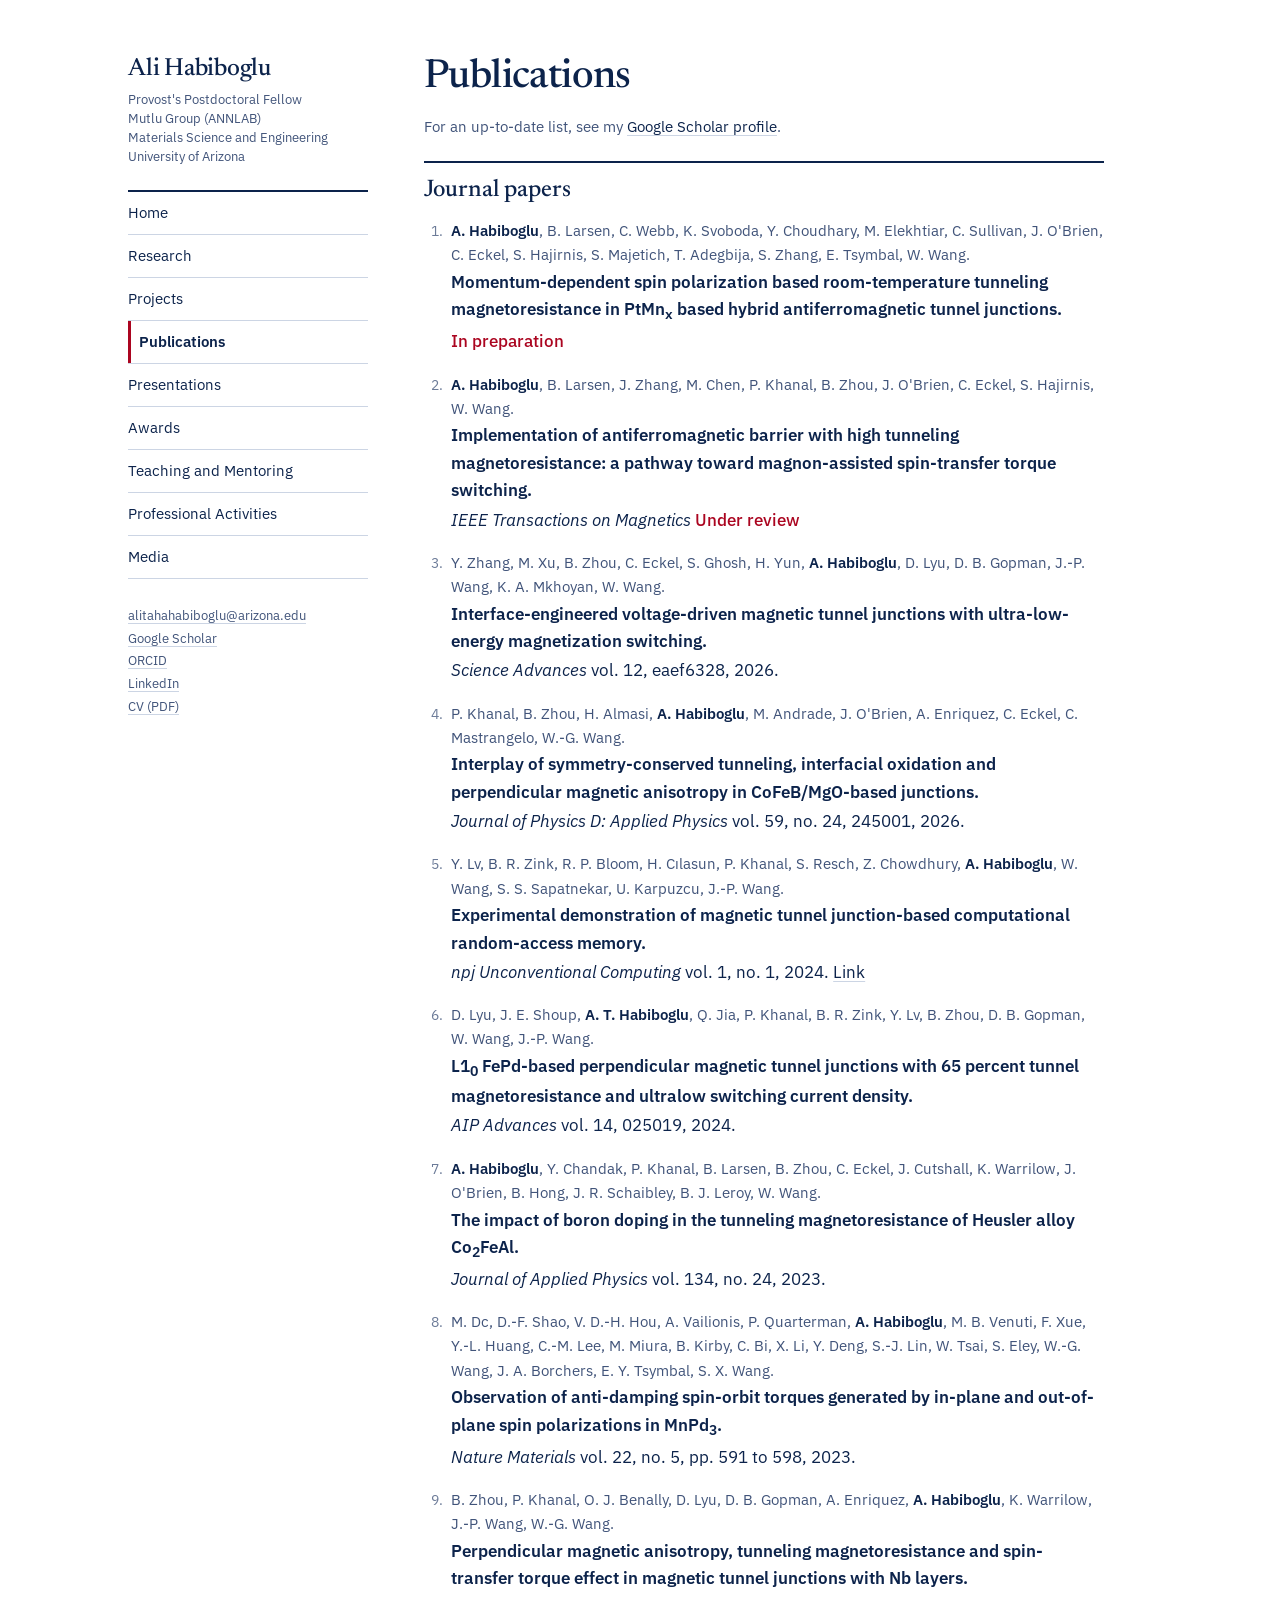
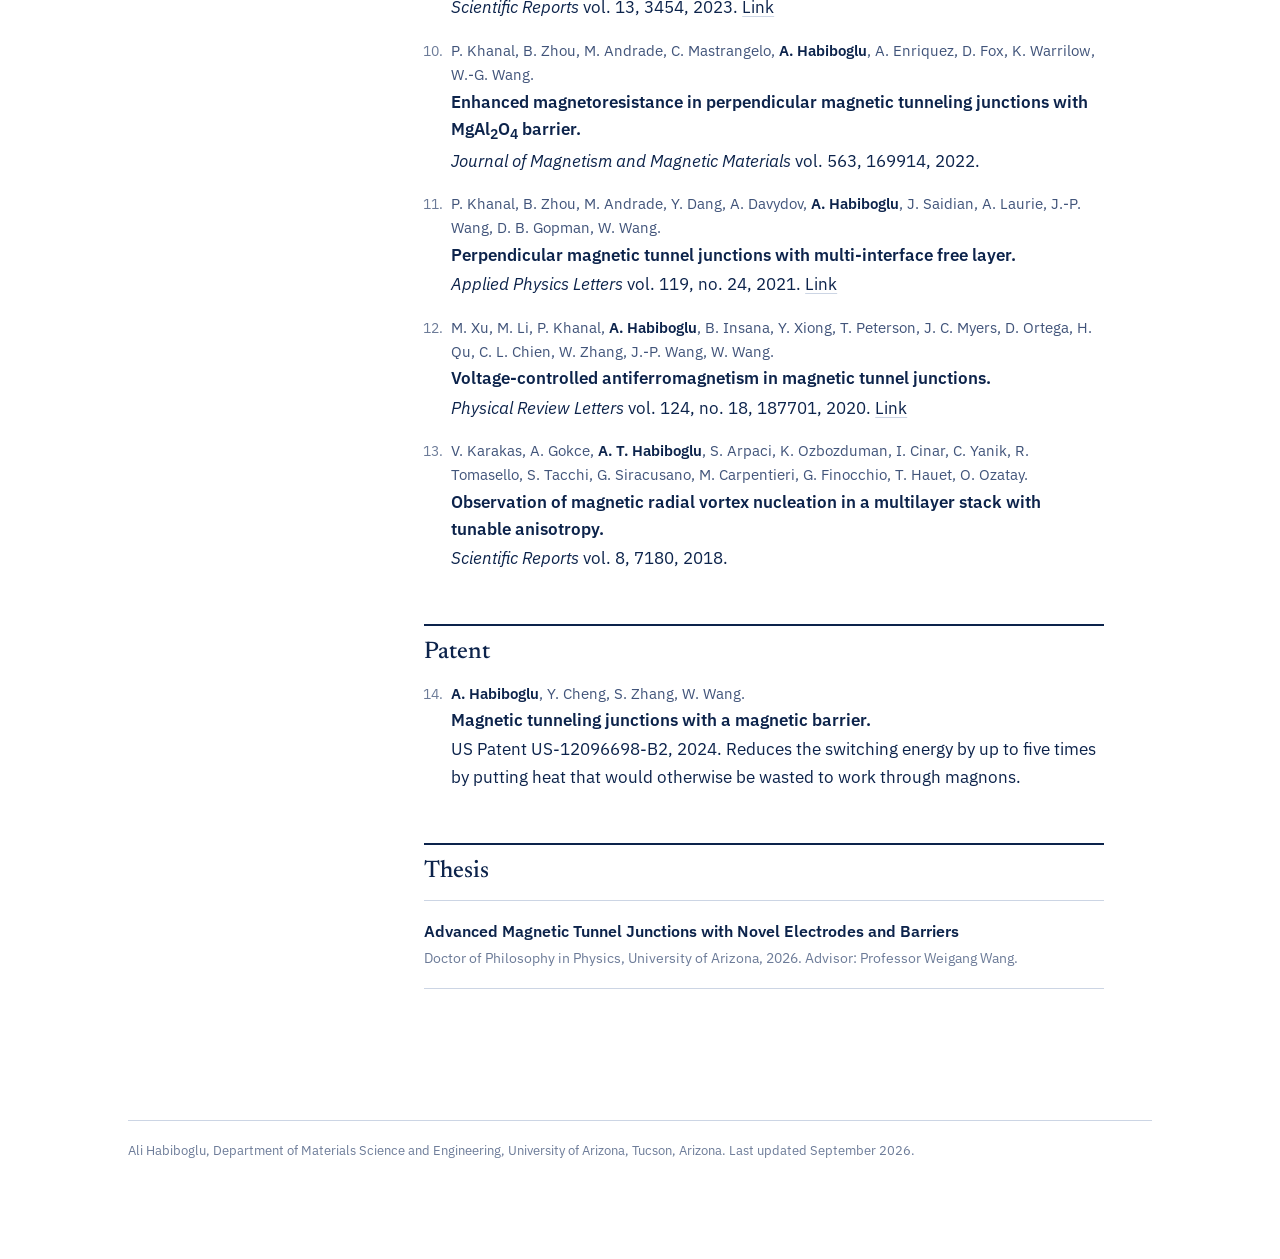
<file: publications.html>
<!DOCTYPE html>
<html lang="en">
<head>
<meta charset="UTF-8">
<meta name="viewport" content="width=device-width, initial-scale=1.0">
<title>Publications | Ali Habiboglu</title>
<meta name="description" content="Journal papers, patent and thesis by Ali Habiboglu.">
<link rel="preconnect" href="https://fonts.googleapis.com">
<link rel="preconnect" href="https://fonts.gstatic.com" crossorigin>
<link href="https://fonts.googleapis.com/css2?family=IBM+Plex+Sans:wght@400;500;600&family=Newsreader:opsz,wght@6..72,400;6..72,500&display=swap" rel="stylesheet">
<link rel="stylesheet" href="styles.css">
</head>
<body>
<a class="skip" href="#main">Skip to content</a>
<div class="shell">

  <aside class="rail">
    <div class="rail-inner">
      <p class="namemark"><a href="index.html">Ali Habiboglu</a></p>
      <p class="rolemark">Provost's Postdoctoral Fellow<br>Mutlu Group (ANNLAB)<br>Materials Science and Engineering<br>University of Arizona</p>
      <nav class="nav" aria-label="Main">
        <a href="index.html">Home</a>
        <a href="research.html">Research</a>
        <a href="projects.html">Projects</a>
        <a class="here" href="publications.html">Publications</a>
        <a href="presentations.html">Presentations</a>
        <a href="awards.html">Awards</a>
        <a href="teaching and mentoring.html">Teaching and Mentoring</a>
        <a href="professional activities.html">Professional Activities</a>
        <a href="media.html">Media</a>
      </nav>
      <div class="rail-contact">
        <a href="mailto:alitahahabiboglu@arizona.edu">alitahahabiboglu@arizona.edu</a><br>
        <a href="https://scholar.google.com/citations?hl=en&amp;user=w_5i1ywAAAAJ">Google Scholar</a><br>
        <a href="https://orcid.org/0000-0002-6725-2208">ORCID</a><br>
        <a href="https://www.linkedin.com/in/ali-habiboglu-91302963">LinkedIn</a><br>
        <a href="CV.pdf">CV (PDF)</a>
      </div>
    </div>
  </aside>

  <main id="main">

    <h1>Publications</h1>
    <p class="sub">For an up-to-date list, see my <a href="https://scholar.google.com/citations?hl=en&amp;user=w_5i1ywAAAAJ">Google Scholar profile</a>.</p>

    <section>
      <h2>Journal papers</h2>
      <!-- ADD NEW PAPERS AT THE TOP OF THIS LIST. -->
      <ol class="numbered">
        <li><span class="authors"><span class="self">A. Habiboglu</span>, B. Larsen, C. Webb, K. Svoboda, Y. Choudhary, M. Elekhtiar, C. Sullivan, J. O'Brien, C. Eckel, S. Hajirnis, S. Majetich, T. Adegbija, S. Zhang, E. Tsymbal, W. Wang.</span> <span class="cite-title">Momentum-dependent spin polarization based room-temperature tunneling magnetoresistance in PtMn<sub>x</sub> based hybrid antiferromagnetic tunnel junctions.</span> <span class="status">In preparation</span></li>
        <li><span class="authors"><span class="self">A. Habiboglu</span>, B. Larsen, J. Zhang, M. Chen, P. Khanal, B. Zhou, J. O'Brien, C. Eckel, S. Hajirnis, W. Wang.</span> <span class="cite-title">Implementation of antiferromagnetic barrier with high tunneling magnetoresistance: a pathway toward magnon-assisted spin-transfer torque switching.</span> <span class="venue">IEEE Transactions on Magnetics</span> <span class="status">Under review</span></li>
        <li><span class="authors">Y. Zhang, M. Xu, B. Zhou, C. Eckel, S. Ghosh, H. Yun, <span class="self">A. Habiboglu</span>, D. Lyu, D. B. Gopman, J.-P. Wang, K. A. Mkhoyan, W. Wang.</span> <span class="cite-title">Interface-engineered voltage-driven magnetic tunnel junctions with ultra-low-energy magnetization switching.</span> <span class="venue">Science Advances</span> vol. 12, eaef6328, 2026.</li>
        <li><span class="authors">P. Khanal, B. Zhou, H. Almasi, <span class="self">A. Habiboglu</span>, M. Andrade, J. O'Brien, A. Enriquez, C. Eckel, C. Mastrangelo, W.-G. Wang.</span> <span class="cite-title">Interplay of symmetry-conserved tunneling, interfacial oxidation and perpendicular magnetic anisotropy in CoFeB/MgO-based junctions.</span> <span class="venue">Journal of Physics D: Applied Physics</span> vol. 59, no. 24, 245001, 2026.</li>
        <li><span class="authors">Y. Lv, B. R. Zink, R. P. Bloom, H. C&#305;lasun, P. Khanal, S. Resch, Z. Chowdhury, <span class="self">A. Habiboglu</span>, W. Wang, S. S. Sapatnekar, U. Karpuzcu, J.-P. Wang.</span> <span class="cite-title">Experimental demonstration of magnetic tunnel junction-based computational random-access memory.</span> <span class="venue">npj Unconventional Computing</span> vol. 1, no. 1, 2024. <a href="https://doi.org/10.1038/s44335-024-00003-3">Link</a></li>
        <li><span class="authors">D. Lyu, J. E. Shoup, <span class="self">A. T. Habiboglu</span>, Q. Jia, P. Khanal, B. R. Zink, Y. Lv, B. Zhou, D. B. Gopman, W. Wang, J.-P. Wang.</span> <span class="cite-title">L1<sub>0</sub> FePd-based perpendicular magnetic tunnel junctions with 65 percent tunnel magnetoresistance and ultralow switching current density.</span> <span class="venue">AIP Advances</span> vol. 14, 025019, 2024.</li>
        <li><span class="authors"><span class="self">A. Habiboglu</span>, Y. Chandak, P. Khanal, B. Larsen, B. Zhou, C. Eckel, J. Cutshall, K. Warrilow, J. O'Brien, B. Hong, J. R. Schaibley, B. J. Leroy, W. Wang.</span> <span class="cite-title">The impact of boron doping in the tunneling magnetoresistance of Heusler alloy Co<sub>2</sub>FeAl.</span> <span class="venue">Journal of Applied Physics</span> vol. 134, no. 24, 2023.</li>
        <li><span class="authors">M. Dc, D.-F. Shao, V. D.-H. Hou, A. Vailionis, P. Quarterman, <span class="self">A. Habiboglu</span>, M. B. Venuti, F. Xue, Y.-L. Huang, C.-M. Lee, M. Miura, B. Kirby, C. Bi, X. Li, Y. Deng, S.-J. Lin, W. Tsai, S. Eley, W.-G. Wang, J. A. Borchers, E. Y. Tsymbal, S. X. Wang.</span> <span class="cite-title">Observation of anti-damping spin-orbit torques generated by in-plane and out-of-plane spin polarizations in MnPd<sub>3</sub>.</span> <span class="venue">Nature Materials</span> vol. 22, no. 5, pp. 591 to 598, 2023.</li>
        <li><span class="authors">B. Zhou, P. Khanal, O. J. Benally, D. Lyu, D. B. Gopman, A. Enriquez, <span class="self">A. Habiboglu</span>, K. Warrilow, J.-P. Wang, W.-G. Wang.</span> <span class="cite-title">Perpendicular magnetic anisotropy, tunneling magnetoresistance and spin-transfer torque effect in magnetic tunnel junctions with Nb layers.</span> <span class="venue">Scientific Reports</span> vol. 13, 3454, 2023. <a href="https://doi.org/10.1038/s41598-023-29752-0">Link</a></li>
        <li><span class="authors">P. Khanal, B. Zhou, M. Andrade, C. Mastrangelo, <span class="self">A. Habiboglu</span>, A. Enriquez, D. Fox, K. Warrilow, W.-G. Wang.</span> <span class="cite-title">Enhanced magnetoresistance in perpendicular magnetic tunneling junctions with MgAl<sub>2</sub>O<sub>4</sub> barrier.</span> <span class="venue">Journal of Magnetism and Magnetic Materials</span> vol. 563, 169914, 2022.</li>
        <li><span class="authors">P. Khanal, B. Zhou, M. Andrade, Y. Dang, A. Davydov, <span class="self">A. Habiboglu</span>, J. Saidian, A. Laurie, J.-P. Wang, D. B. Gopman, W. Wang.</span> <span class="cite-title">Perpendicular magnetic tunnel junctions with multi-interface free layer.</span> <span class="venue">Applied Physics Letters</span> vol. 119, no. 24, 2021. <a href="https://doi.org/10.1063/5.0066782">Link</a></li>
        <li><span class="authors">M. Xu, M. Li, P. Khanal, <span class="self">A. Habiboglu</span>, B. Insana, Y. Xiong, T. Peterson, J. C. Myers, D. Ortega, H. Qu, C. L. Chien, W. Zhang, J.-P. Wang, W. Wang.</span> <span class="cite-title">Voltage-controlled antiferromagnetism in magnetic tunnel junctions.</span> <span class="venue">Physical Review Letters</span> vol. 124, no. 18, 187701, 2020. <a href="https://doi.org/10.1103/PhysRevLett.124.187701">Link</a></li>
        <li><span class="authors">V. Karakas, A. Gokce, <span class="self">A. T. Habiboglu</span>, S. Arpaci, K. Ozbozduman, I. Cinar, C. Yanik, R. Tomasello, S. Tacchi, G. Siracusano, M. Carpentieri, G. Finocchio, T. Hauet, O. Ozatay.</span> <span class="cite-title">Observation of magnetic radial vortex nucleation in a multilayer stack with tunable anisotropy.</span> <span class="venue">Scientific Reports</span> vol. 8, 7180, 2018.</li>
      </ol>
    </section>

    <section>
      <h2>Patent</h2>
      <ol class="numbered" start="14">
        <li><span class="authors"><span class="self">A. Habiboglu</span>, Y. Cheng, S. Zhang, W. Wang.</span> <span class="cite-title">Magnetic tunneling junctions with a magnetic barrier.</span> US Patent US-12096698-B2, 2024. Reduces the switching energy by up to five times by putting heat that would otherwise be wasted to work through magnons.</li>
      </ol>
    </section>

    <section>
      <h2>Thesis</h2>
      <div class="entry">
        <h3>Advanced Magnetic Tunnel Junctions with Novel Electrodes and Barriers</h3>
        <p class="meta">Doctor of Philosophy in Physics, University of Arizona, 2026. Advisor: Professor Weigang Wang.</p>
      </div>
    </section>
  </main>

  <footer class="foot">
    <p>Ali Habiboglu, Department of Materials Science and Engineering, University of Arizona, Tucson, Arizona. Last updated September 2026.</p>
  </footer>

</div>
</body>
</html>
</file>
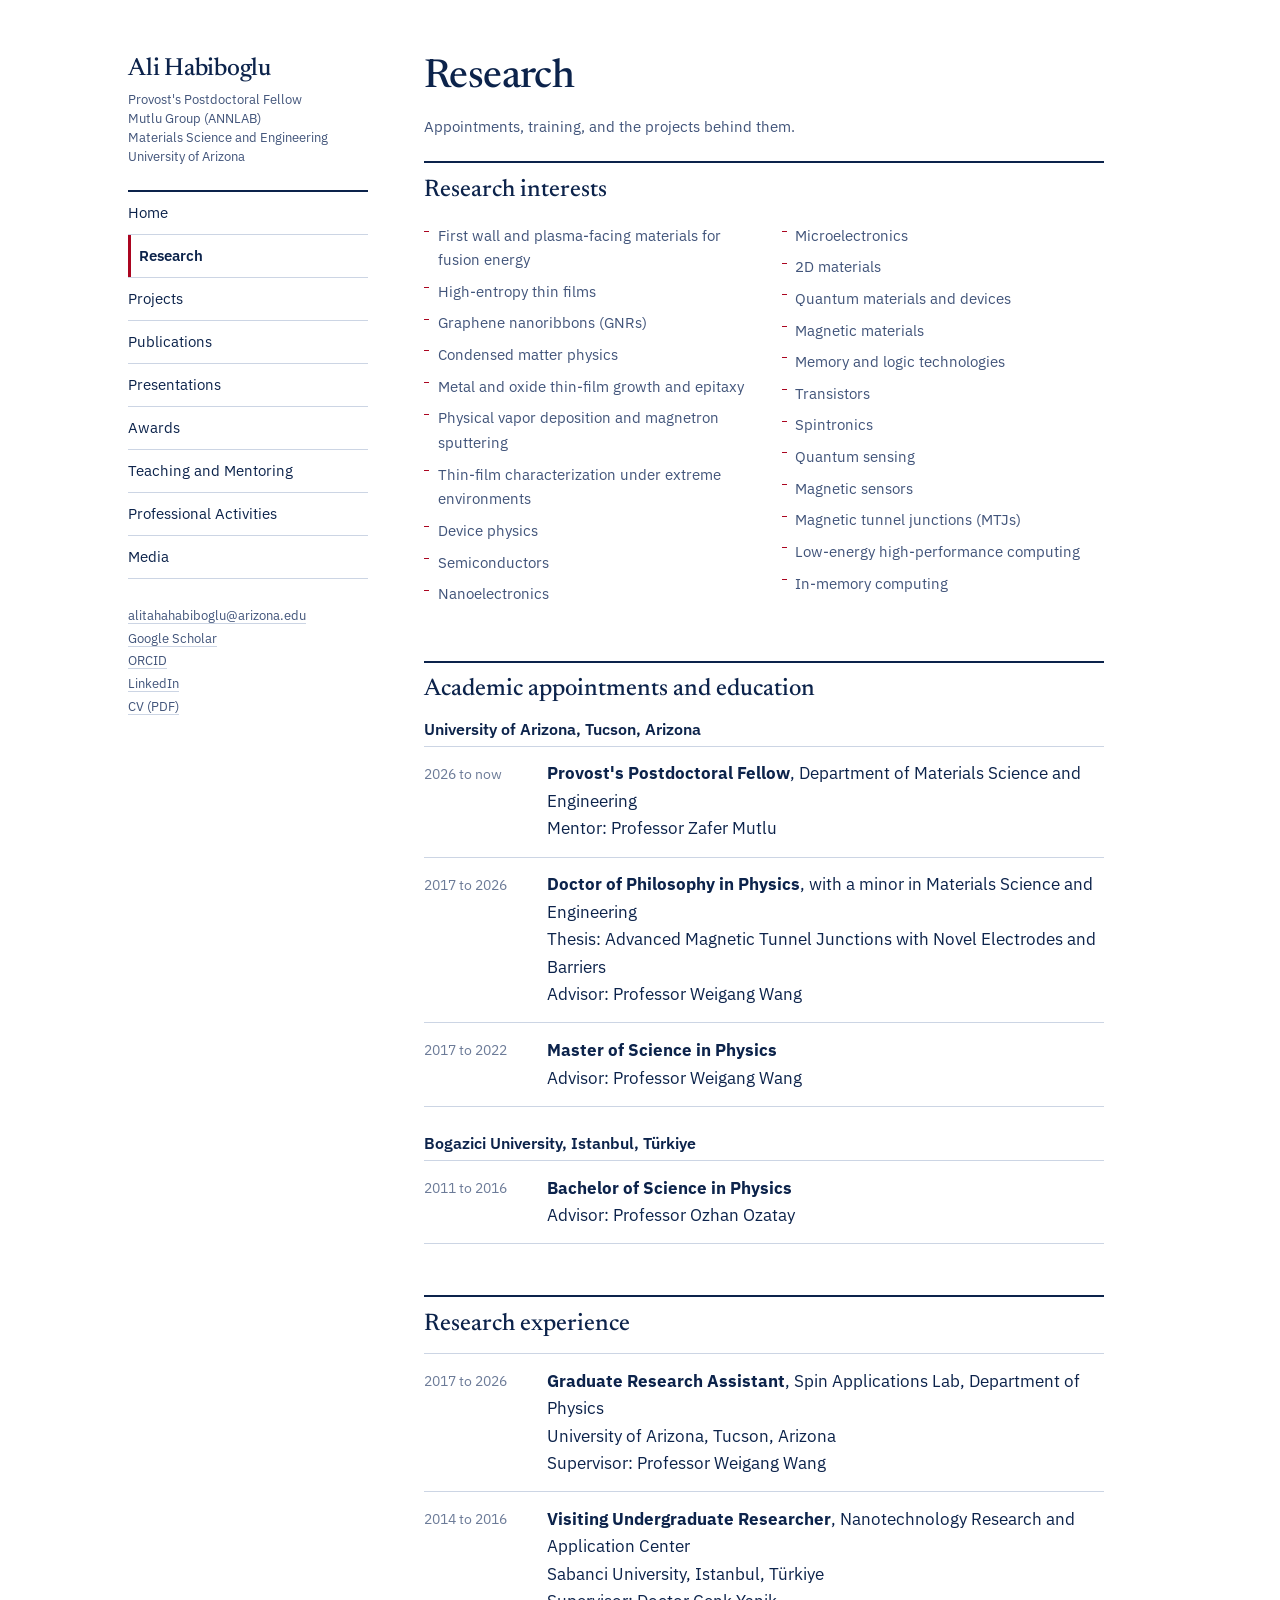
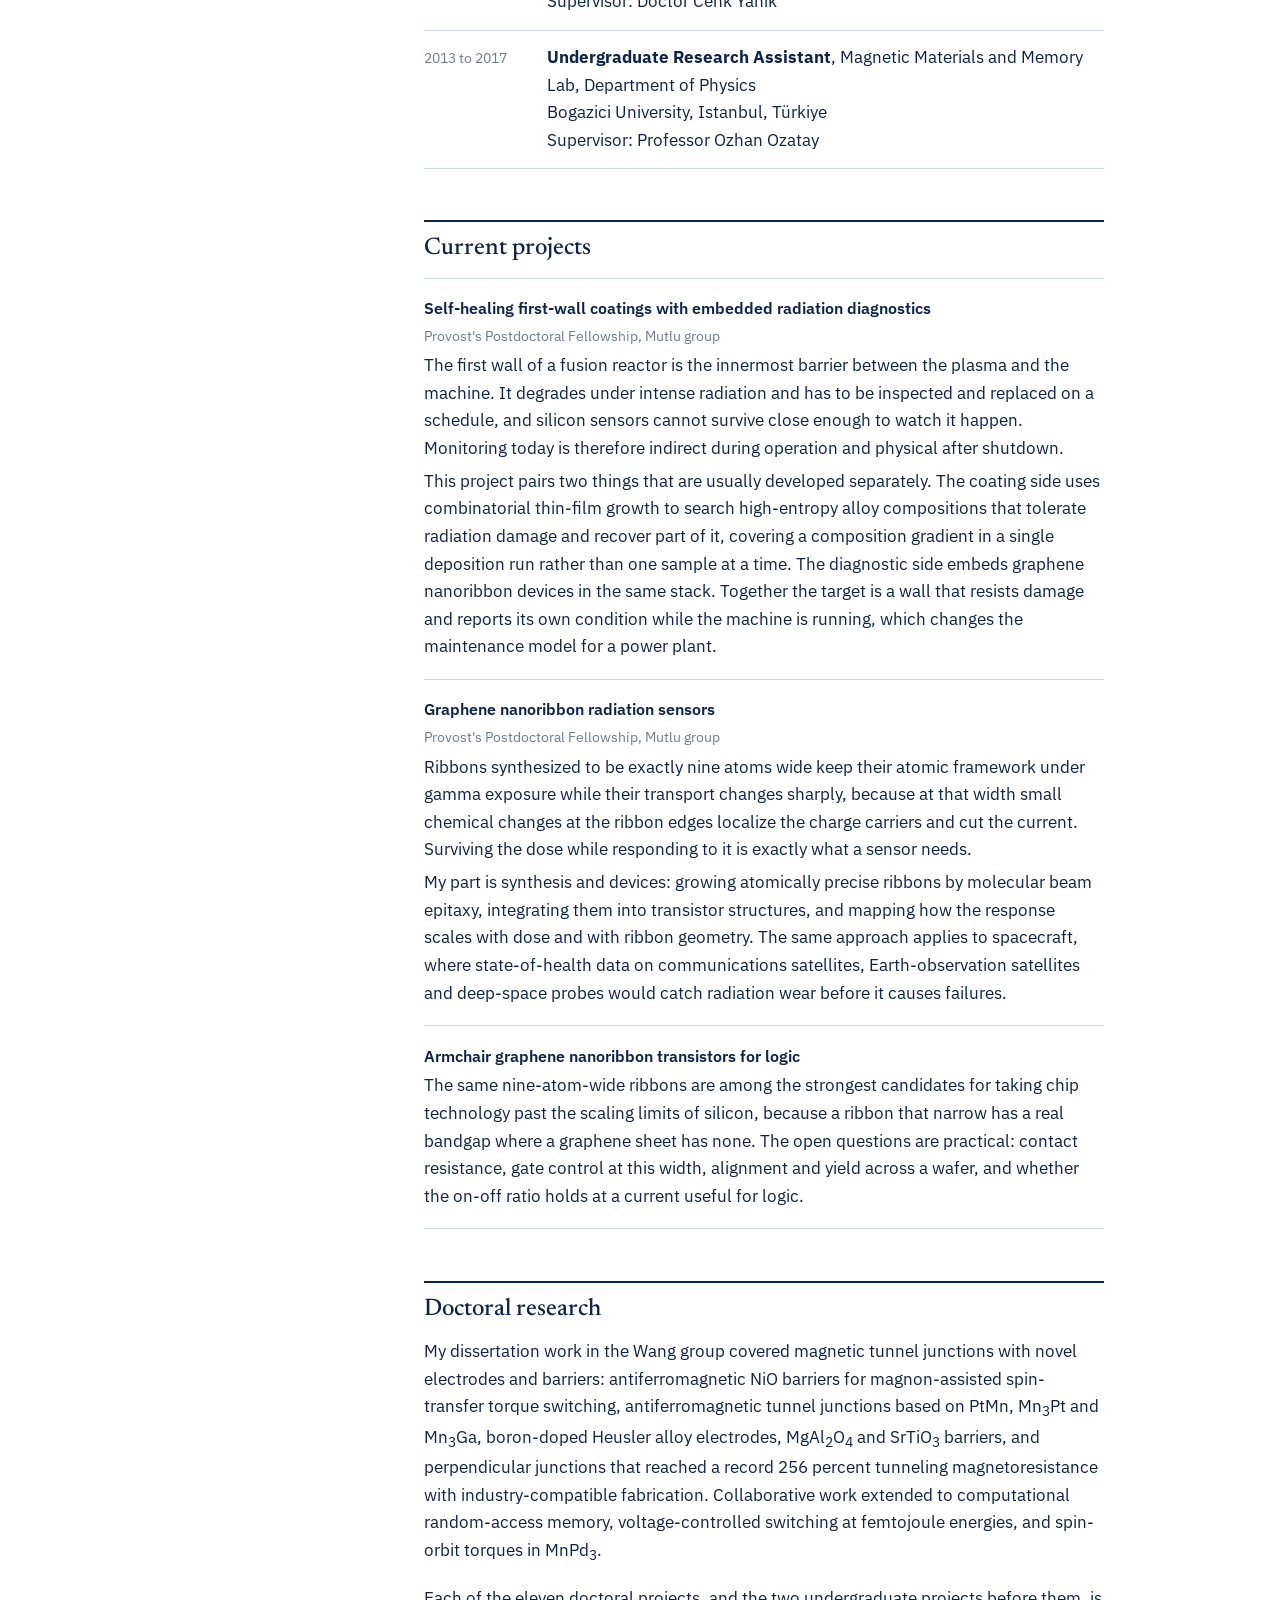
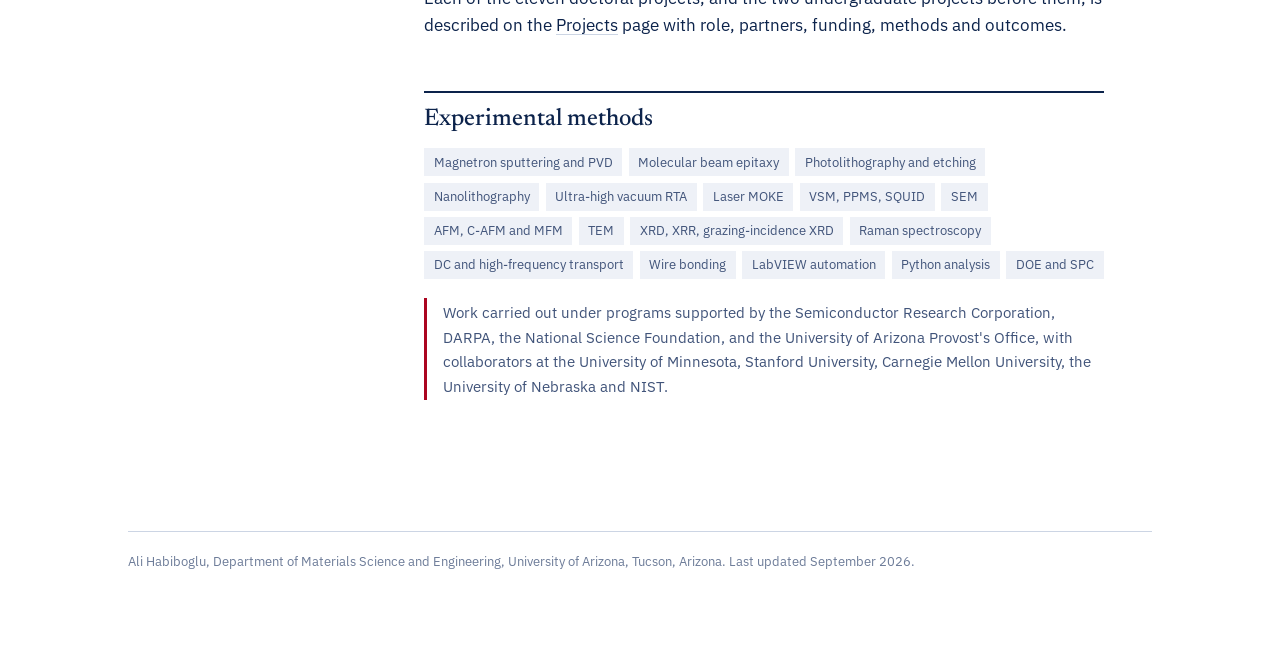
<file: research.html>
<!DOCTYPE html>
<html lang="en">
<head>
<meta charset="UTF-8">
<meta name="viewport" content="width=device-width, initial-scale=1.0">
<title>Research | Ali Habiboglu</title>
<meta name="description" content="Research interests, appointments, education, research experience and current projects of Ali Habiboglu.">
<link rel="preconnect" href="https://fonts.googleapis.com">
<link rel="preconnect" href="https://fonts.gstatic.com" crossorigin>
<link href="https://fonts.googleapis.com/css2?family=IBM+Plex+Sans:wght@400;500;600&family=Newsreader:opsz,wght@6..72,400;6..72,500&display=swap" rel="stylesheet">
<link rel="stylesheet" href="styles.css">
</head>
<body>
<a class="skip" href="#main">Skip to content</a>
<div class="shell">

  <aside class="rail">
    <div class="rail-inner">
      <p class="namemark"><a href="index.html">Ali Habiboglu</a></p>
      <p class="rolemark">Provost's Postdoctoral Fellow<br>Mutlu Group (ANNLAB)<br>Materials Science and Engineering<br>University of Arizona</p>
      <nav class="nav" aria-label="Main">
        <a href="index.html">Home</a>
        <a class="here" href="research.html">Research</a>
        <a href="projects.html">Projects</a>
        <a href="publications.html">Publications</a>
        <a href="presentations.html">Presentations</a>
        <a href="awards.html">Awards</a>
        <a href="teaching and mentoring.html">Teaching and Mentoring</a>
        <a href="professional activities.html">Professional Activities</a>
        <a href="media.html">Media</a>
      </nav>
      <div class="rail-contact">
        <a href="mailto:alitahahabiboglu@arizona.edu">alitahahabiboglu@arizona.edu</a><br>
        <a href="https://scholar.google.com/citations?hl=en&amp;user=w_5i1ywAAAAJ">Google Scholar</a><br>
        <a href="https://orcid.org/0000-0002-6725-2208">ORCID</a><br>
        <a href="https://www.linkedin.com/in/ali-habiboglu-91302963">LinkedIn</a><br>
        <a href="CV.pdf">CV (PDF)</a>
      </div>
    </div>
  </aside>

  <main id="main">

    <h1>Research</h1>
    <p class="sub">Appointments, training, and the projects behind them.</p>

    <section>
      <h2>Research interests</h2>
      <ul class="cols">
        <li>First wall and plasma-facing materials for fusion energy</li>
        <li>High-entropy thin films</li>
        <li>Graphene nanoribbons (GNRs)</li>
        <li>Condensed matter physics</li>
        <li>Metal and oxide thin-film growth and epitaxy</li>
        <li>Physical vapor deposition and magnetron sputtering</li>
        <li>Thin-film characterization under extreme environments</li>
        <li>Device physics</li>
        <li>Semiconductors</li>
        <li>Nanoelectronics</li>
        <li>Microelectronics</li>
        <li>2D materials</li>
        <li>Quantum materials and devices</li>
        <li>Magnetic materials</li>
        <li>Memory and logic technologies</li>
        <li>Transistors</li>
        <li>Spintronics</li>
        <li>Quantum sensing</li>
        <li>Magnetic sensors</li>
        <li>Magnetic tunnel junctions (MTJs)</li>
        <li>Low-energy high-performance computing</li>
        <li>In-memory computing</li>
      </ul>
    </section>

    <section>
      <h2>Academic appointments and education</h2>

      <h3>University of Arizona, Tucson, Arizona</h3>
      <ul class="stack-list">
        <li class="dated">
          <span class="when">2026 to now</span>
          <span><strong>Provost's Postdoctoral Fellow</strong>, Department of Materials Science and Engineering<br>Mentor: Professor Zafer Mutlu</span>
        </li>
        <li class="dated">
          <span class="when">2017 to 2026</span>
          <span><strong>Doctor of Philosophy in Physics</strong>, with a minor in Materials Science and Engineering<br>Thesis: Advanced Magnetic Tunnel Junctions with Novel Electrodes and Barriers<br>Advisor: Professor Weigang Wang</span>
        </li>
        <li class="dated">
          <span class="when">2017 to 2022</span>
          <span><strong>Master of Science in Physics</strong><br>Advisor: Professor Weigang Wang</span>
        </li>
      </ul>

      <h3 style="margin-top:1.6rem">Bogazici University, Istanbul, T&uuml;rkiye</h3>
      <ul class="stack-list">
        <li class="dated">
          <span class="when">2011 to 2016</span>
          <span><strong>Bachelor of Science in Physics</strong><br>Advisor: Professor Ozhan Ozatay</span>
        </li>
      </ul>
    </section>

    <section>
      <h2>Research experience</h2>
      <ul class="stack-list">
        <li class="dated">
          <span class="when">2017 to 2026</span>
          <span><strong>Graduate Research Assistant</strong>, Spin Applications Lab, Department of Physics<br>University of Arizona, Tucson, Arizona<br>Supervisor: Professor Weigang Wang</span>
        </li>
        <li class="dated">
          <span class="when">2014 to 2016</span>
          <span><strong>Visiting Undergraduate Researcher</strong>, Nanotechnology Research and Application Center<br>Sabanci University, Istanbul, T&uuml;rkiye<br>Supervisor: Doctor Cenk Yanik</span>
        </li>
        <li class="dated">
          <span class="when">2013 to 2017</span>
          <span><strong>Undergraduate Research Assistant</strong>, Magnetic Materials and Memory Lab, Department of Physics<br>Bogazici University, Istanbul, T&uuml;rkiye<br>Supervisor: Professor Ozhan Ozatay</span>
        </li>
      </ul>
    </section>

    <section>
      <h2>Current projects</h2>

      <div class="entry">
        <h3>Self-healing first-wall coatings with embedded radiation diagnostics</h3>
        <p class="meta">Provost's Postdoctoral Fellowship, Mutlu group</p>
        <p>The first wall of a fusion reactor is the innermost barrier between the plasma and the machine. It degrades under intense radiation and has to be inspected and replaced on a schedule, and silicon sensors cannot survive close enough to watch it happen. Monitoring today is therefore indirect during operation and physical after shutdown.</p>
        <p>This project pairs two things that are usually developed separately. The coating side uses combinatorial thin-film growth to search high-entropy alloy compositions that tolerate radiation damage and recover part of it, covering a composition gradient in a single deposition run rather than one sample at a time. The diagnostic side embeds graphene nanoribbon devices in the same stack. Together the target is a wall that resists damage and reports its own condition while the machine is running, which changes the maintenance model for a power plant.</p>
      </div>

      <div class="entry">
        <h3>Graphene nanoribbon radiation sensors</h3>
        <p class="meta">Provost's Postdoctoral Fellowship, Mutlu group</p>
        <p>Ribbons synthesized to be exactly nine atoms wide keep their atomic framework under gamma exposure while their transport changes sharply, because at that width small chemical changes at the ribbon edges localize the charge carriers and cut the current. Surviving the dose while responding to it is exactly what a sensor needs.</p>
        <p>My part is synthesis and devices: growing atomically precise ribbons by molecular beam epitaxy, integrating them into transistor structures, and mapping how the response scales with dose and with ribbon geometry. The same approach applies to spacecraft, where state-of-health data on communications satellites, Earth-observation satellites and deep-space probes would catch radiation wear before it causes failures.</p>
      </div>

      <div class="entry">
        <h3>Armchair graphene nanoribbon transistors for logic</h3>
        <p>The same nine-atom-wide ribbons are among the strongest candidates for taking chip technology past the scaling limits of silicon, because a ribbon that narrow has a real bandgap where a graphene sheet has none. The open questions are practical: contact resistance, gate control at this width, alignment and yield across a wafer, and whether the on-off ratio holds at a current useful for logic.</p>
      </div>
    </section>

    <section>
      <h2>Doctoral research</h2>
      <p>My dissertation work in the Wang group covered magnetic tunnel junctions with novel electrodes and barriers: antiferromagnetic NiO barriers for magnon-assisted spin-transfer torque switching, antiferromagnetic tunnel junctions based on PtMn, Mn<sub>3</sub>Pt and Mn<sub>3</sub>Ga, boron-doped Heusler alloy electrodes, MgAl<sub>2</sub>O<sub>4</sub> and SrTiO<sub>3</sub> barriers, and perpendicular junctions that reached a record 256 percent tunneling magnetoresistance with industry-compatible fabrication. Collaborative work extended to computational random-access memory, voltage-controlled switching at femtojoule energies, and spin-orbit torques in MnPd<sub>3</sub>.</p>
      <p>Each of the eleven doctoral projects, and the two undergraduate projects before them, is described on the <a href="projects.html">Projects</a> page with role, partners, funding, methods and outcomes.</p>
    </section>

    <section>
      <h2>Experimental methods</h2>
      <ul class="tags">
        <li>Magnetron sputtering and PVD</li>
        <li>Molecular beam epitaxy</li>
        <li>Photolithography and etching</li>
        <li>Nanolithography</li>
        <li>Ultra-high vacuum RTA</li>
        <li>Laser MOKE</li>
        <li>VSM, PPMS, SQUID</li>
        <li>SEM</li>
        <li>AFM, C-AFM and MFM</li>
        <li>TEM</li>
        <li>XRD, XRR, grazing-incidence XRD</li>
        <li>Raman spectroscopy</li>
        <li>DC and high-frequency transport</li>
        <li>Wire bonding</li>
        <li>LabVIEW automation</li>
        <li>Python analysis</li>
        <li>DOE and SPC</li>
      </ul>
      <p class="note">Work carried out under programs supported by the Semiconductor Research Corporation, DARPA, the National Science Foundation, and the University of Arizona Provost's Office, with collaborators at the University of Minnesota, Stanford University, Carnegie Mellon University, the University of Nebraska and NIST.</p>
    </section>
  </main>

  <footer class="foot">
    <p>Ali Habiboglu, Department of Materials Science and Engineering, University of Arizona, Tucson, Arizona. Last updated September 2026.</p>
  </footer>

</div>
</body>
</html>
</file>
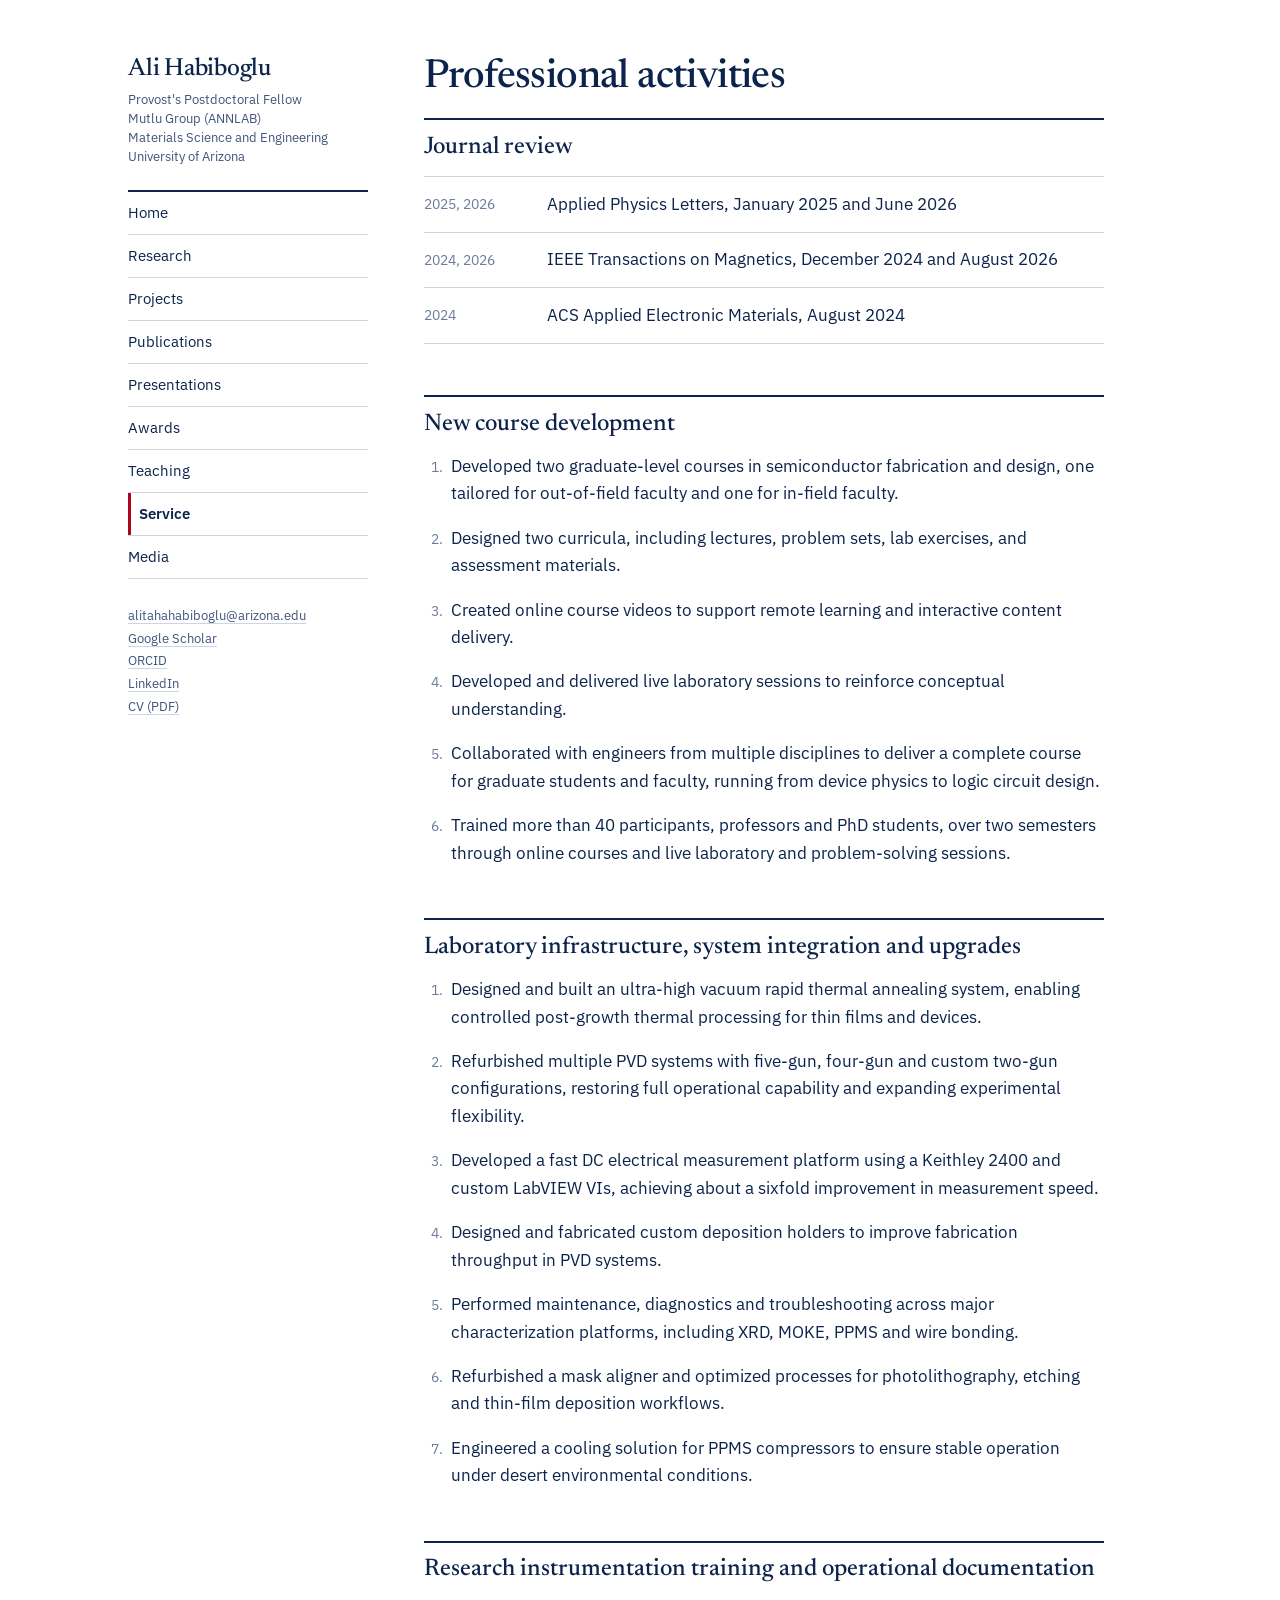
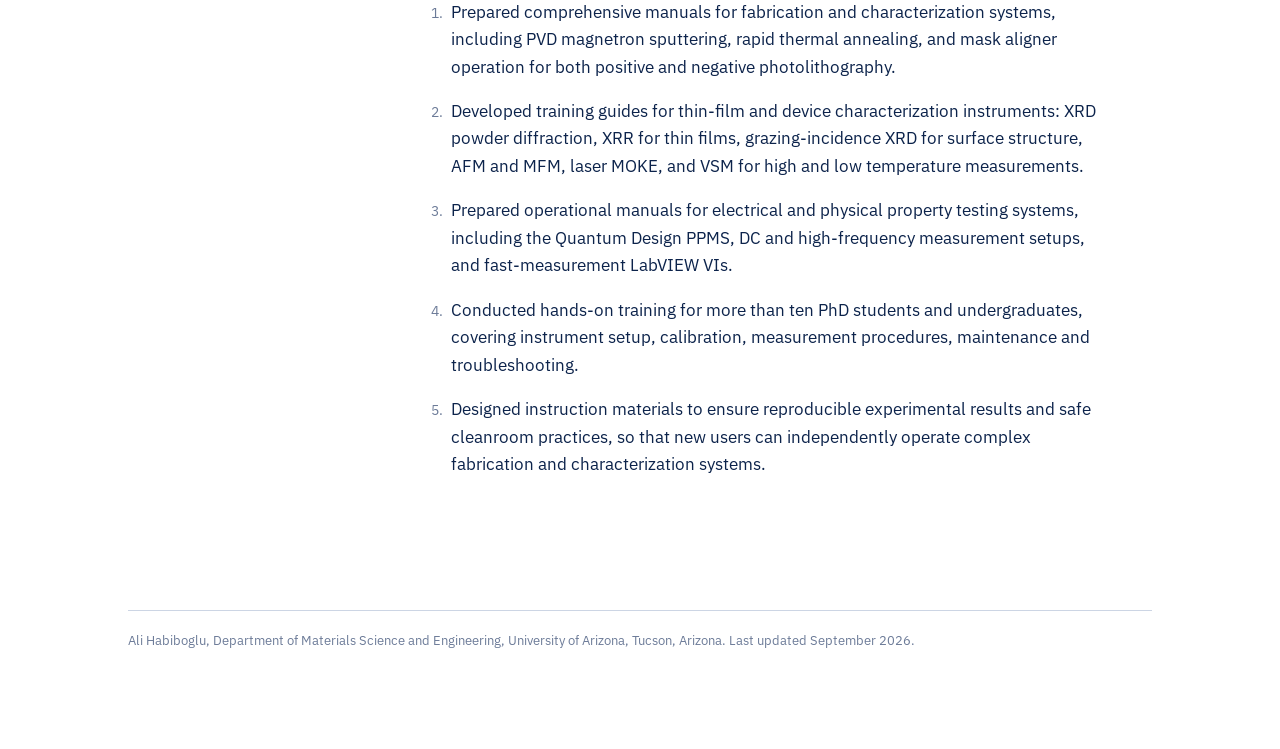
<file: service.html>
<!DOCTYPE html>
<html lang="en">
<head>
<meta charset="UTF-8">
<meta name="viewport" content="width=device-width, initial-scale=1.0">
<title>Professional activities | Ali Habiboglu</title>
<meta name="description" content="Journal review, course development, laboratory infrastructure and instrumentation training by Ali Habiboglu.">
<link rel="preconnect" href="https://fonts.googleapis.com">
<link rel="preconnect" href="https://fonts.gstatic.com" crossorigin>
<link href="https://fonts.googleapis.com/css2?family=IBM+Plex+Sans:wght@400;500;600&family=Newsreader:opsz,wght@6..72,400;6..72,500&display=swap" rel="stylesheet">
<link rel="stylesheet" href="styles.css">
</head>
<body>
<a class="skip" href="#main">Skip to content</a>
<div class="shell">

  <aside class="rail">
    <div class="rail-inner">
      <p class="namemark"><a href="index.html">Ali Habiboglu</a></p>
      <p class="rolemark">Provost's Postdoctoral Fellow<br>Mutlu Group (ANNLAB)<br>Materials Science and Engineering<br>University of Arizona</p>
      <nav class="nav" aria-label="Main">
        <a href="index.html">Home</a>
        <a href="research.html">Research</a>
        <a href="projects.html">Projects</a>
        <a href="publications.html">Publications</a>
        <a href="presentations.html">Presentations</a>
        <a href="awards.html">Awards</a>
        <a href="teaching.html">Teaching</a>
        <a class="here" href="service.html">Service</a>
        <a href="media.html">Media</a>
      </nav>
      <div class="rail-contact">
        <a href="mailto:alitahahabiboglu@arizona.edu">alitahahabiboglu@arizona.edu</a><br>
        <a href="https://scholar.google.com/citations?hl=en&amp;user=w_5i1ywAAAAJ">Google Scholar</a><br>
        <a href="https://orcid.org/0000-0002-6725-2208">ORCID</a><br>
        <a href="https://www.linkedin.com/in/ali-habiboglu-91302963">LinkedIn</a><br>
        <a href="CV.pdf">CV (PDF)</a>
      </div>
    </div>
  </aside>

  <main id="main">

    <h1>Professional activities</h1>

    <section>
      <h2>Journal review</h2>
      <ul class="stack-list">
        <li class="dated"><span class="when">2025, 2026</span><span>Applied Physics Letters, January 2025 and June 2026</span></li>
        <li class="dated"><span class="when">2024, 2026</span><span>IEEE Transactions on Magnetics, December 2024 and August 2026</span></li>
        <li class="dated"><span class="when">2024</span><span>ACS Applied Electronic Materials, August 2024</span></li>
      </ul>
    </section>

    <section>
      <h2>New course development</h2>
      <ol class="numbered">
        <li>Developed two graduate-level courses in semiconductor fabrication and design, one tailored for out-of-field faculty and one for in-field faculty.</li>
        <li>Designed two curricula, including lectures, problem sets, lab exercises, and assessment materials.</li>
        <li>Created online course videos to support remote learning and interactive content delivery.</li>
        <li>Developed and delivered live laboratory sessions to reinforce conceptual understanding.</li>
        <li>Collaborated with engineers from multiple disciplines to deliver a complete course for graduate students and faculty, running from device physics to logic circuit design.</li>
        <li>Trained more than 40 participants, professors and PhD students, over two semesters through online courses and live laboratory and problem-solving sessions.</li>
      </ol>
    </section>

    <section>
      <h2>Laboratory infrastructure, system integration and upgrades</h2>
      <ol class="numbered">
        <li>Designed and built an ultra-high vacuum rapid thermal annealing system, enabling controlled post-growth thermal processing for thin films and devices.</li>
        <li>Refurbished multiple PVD systems with five-gun, four-gun and custom two-gun configurations, restoring full operational capability and expanding experimental flexibility.</li>
        <li>Developed a fast DC electrical measurement platform using a Keithley 2400 and custom LabVIEW VIs, achieving about a sixfold improvement in measurement speed.</li>
        <li>Designed and fabricated custom deposition holders to improve fabrication throughput in PVD systems.</li>
        <li>Performed maintenance, diagnostics and troubleshooting across major characterization platforms, including XRD, MOKE, PPMS and wire bonding.</li>
        <li>Refurbished a mask aligner and optimized processes for photolithography, etching and thin-film deposition workflows.</li>
        <li>Engineered a cooling solution for PPMS compressors to ensure stable operation under desert environmental conditions.</li>
      </ol>
    </section>

    <section>
      <h2>Research instrumentation training and operational documentation</h2>
      <ol class="numbered">
        <li>Prepared comprehensive manuals for fabrication and characterization systems, including PVD magnetron sputtering, rapid thermal annealing, and mask aligner operation for both positive and negative photolithography.</li>
        <li>Developed training guides for thin-film and device characterization instruments: XRD powder diffraction, XRR for thin films, grazing-incidence XRD for surface structure, AFM and MFM, laser MOKE, and VSM for high and low temperature measurements.</li>
        <li>Prepared operational manuals for electrical and physical property testing systems, including the Quantum Design PPMS, DC and high-frequency measurement setups, and fast-measurement LabVIEW VIs.</li>
        <li>Conducted hands-on training for more than ten PhD students and undergraduates, covering instrument setup, calibration, measurement procedures, maintenance and troubleshooting.</li>
        <li>Designed instruction materials to ensure reproducible experimental results and safe cleanroom practices, so that new users can independently operate complex fabrication and characterization systems.</li>
      </ol>
    </section>
  </main>

  <footer class="foot">
    <p>Ali Habiboglu, Department of Materials Science and Engineering, University of Arizona, Tucson, Arizona. Last updated September 2026.</p>
  </footer>

</div>
</body>
</html>
</file>
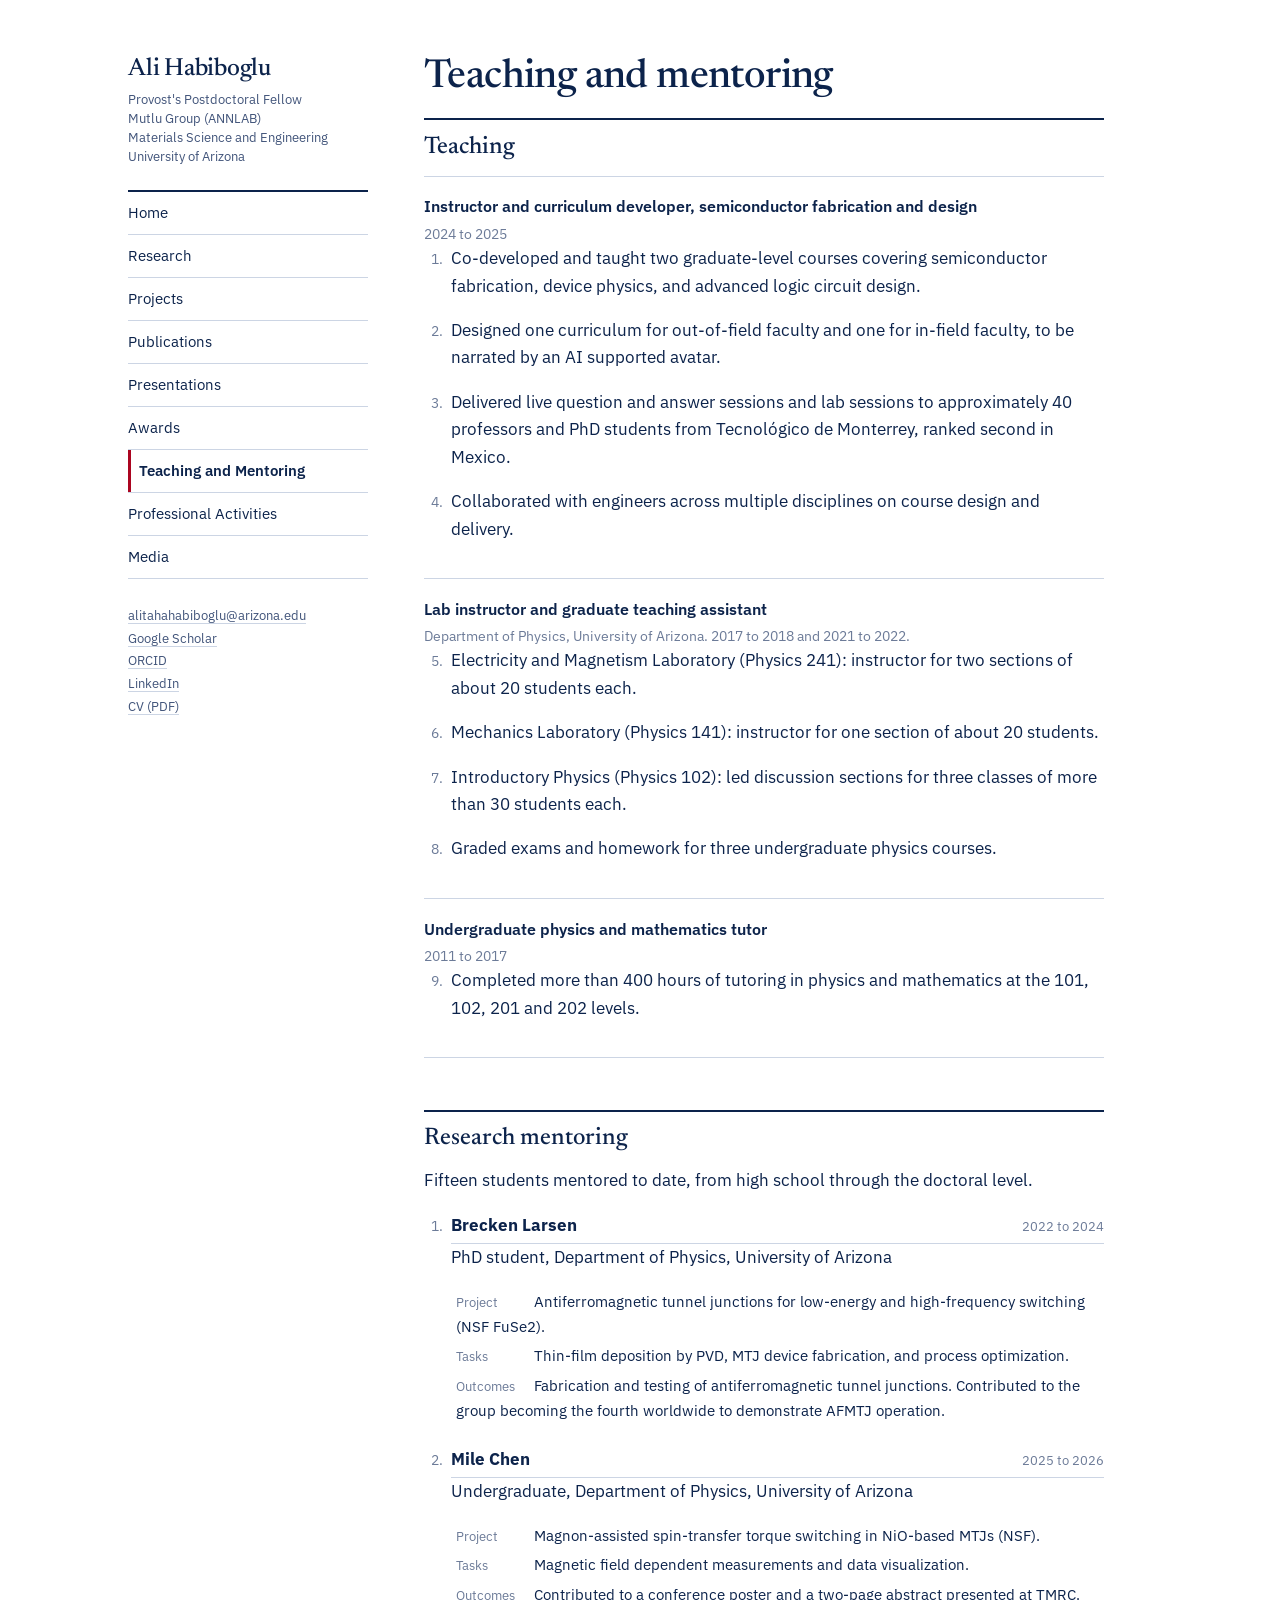
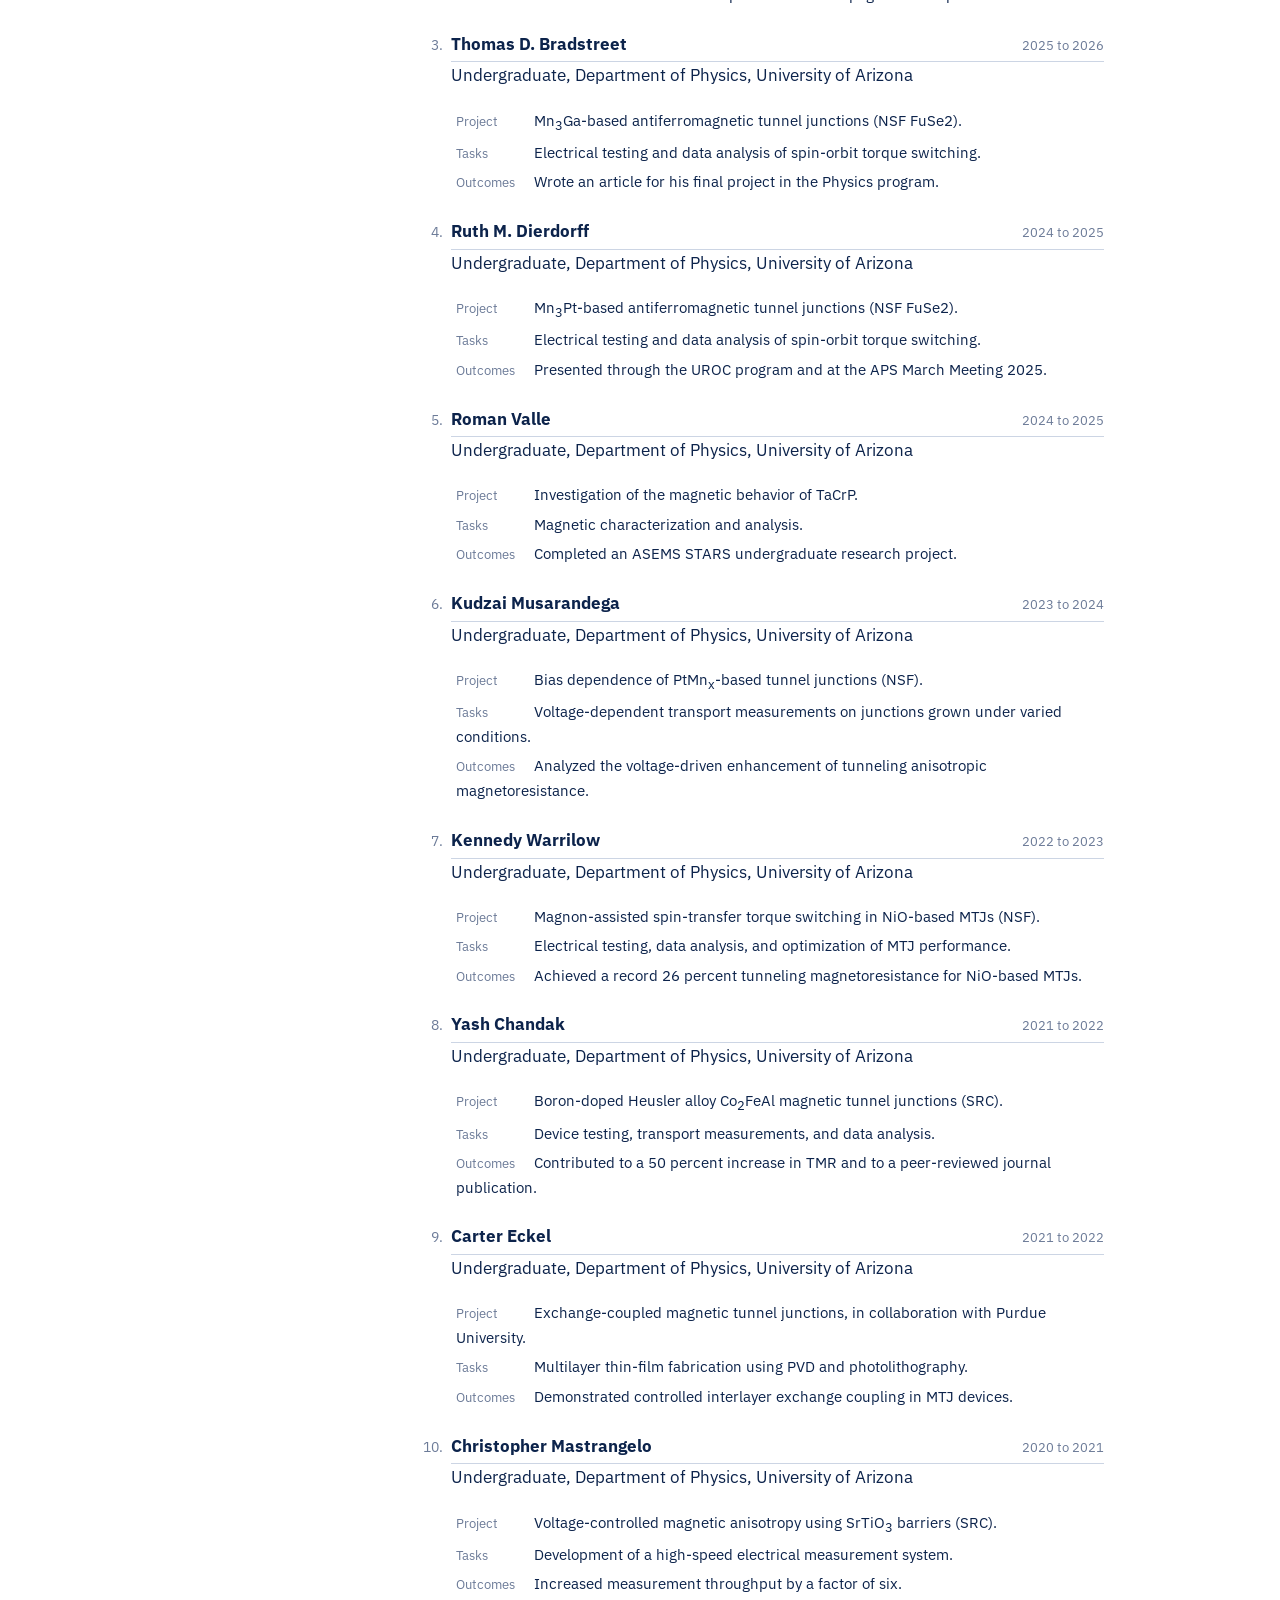
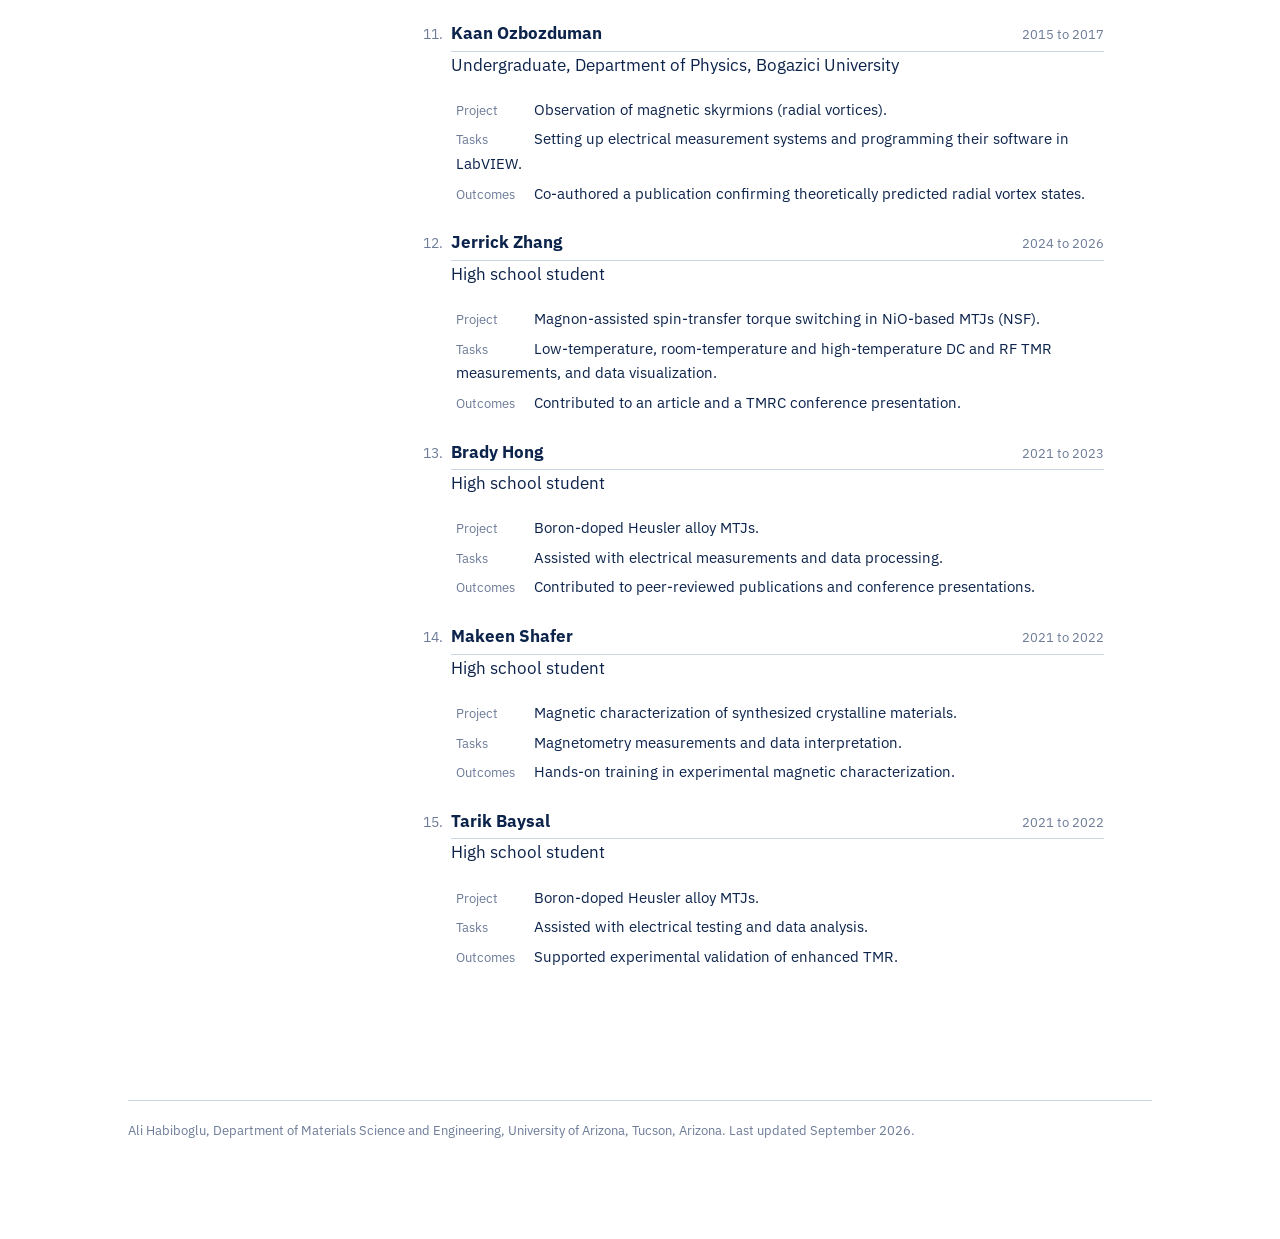
<file: teaching and mentoring.html>
<!DOCTYPE html>
<html lang="en">
<head>
<meta charset="UTF-8">
<meta name="viewport" content="width=device-width, initial-scale=1.0">
<title>Teaching and mentoring | Ali Habiboglu</title>
<meta name="description" content="Courses developed and taught, and research students mentored by Ali Habiboglu.">
<link rel="preconnect" href="https://fonts.googleapis.com">
<link rel="preconnect" href="https://fonts.gstatic.com" crossorigin>
<link href="https://fonts.googleapis.com/css2?family=IBM+Plex+Sans:wght@400;500;600&family=Newsreader:opsz,wght@6..72,400;6..72,500&display=swap" rel="stylesheet">
<link rel="stylesheet" href="styles.css">
</head>
<body>
<a class="skip" href="#main">Skip to content</a>
<div class="shell">

  <aside class="rail">
    <div class="rail-inner">
      <p class="namemark"><a href="index.html">Ali Habiboglu</a></p>
      <p class="rolemark">Provost's Postdoctoral Fellow<br>Mutlu Group (ANNLAB)<br>Materials Science and Engineering<br>University of Arizona</p>
      <nav class="nav" aria-label="Main">
        <a href="index.html">Home</a>
        <a href="research.html">Research</a>
        <a href="projects.html">Projects</a>
        <a href="publications.html">Publications</a>
        <a href="presentations.html">Presentations</a>
        <a href="awards.html">Awards</a>
        <a class="here" href="teaching and mentoring.html">Teaching and Mentoring</a>
        <a href="professional activities.html">Professional Activities</a>
        <a href="media.html">Media</a>
      </nav>
      <div class="rail-contact">
        <a href="mailto:alitahahabiboglu@arizona.edu">alitahahabiboglu@arizona.edu</a><br>
        <a href="https://scholar.google.com/citations?hl=en&amp;user=w_5i1ywAAAAJ">Google Scholar</a><br>
        <a href="https://orcid.org/0000-0002-6725-2208">ORCID</a><br>
        <a href="https://www.linkedin.com/in/ali-habiboglu-91302963">LinkedIn</a><br>
        <a href="CV.pdf">CV (PDF)</a>
      </div>
    </div>
  </aside>

  <main id="main">

    <h1>Teaching and mentoring</h1>

    <section>
      <h2>Teaching</h2>

      <div class="entry">
        <h3>Instructor and curriculum developer, semiconductor fabrication and design</h3>
        <p class="meta">2024 to 2025</p>
        <ol class="numbered">
          <li>Co-developed and taught two graduate-level courses covering semiconductor fabrication, device physics, and advanced logic circuit design.</li>
          <li>Designed one curriculum for out-of-field faculty and one for in-field faculty, to be narrated by an AI supported avatar.</li>
          <li>Delivered live question and answer sessions and lab sessions to approximately 40 professors and PhD students from Tecnol&oacute;gico de Monterrey, ranked second in Mexico.</li>
          <li>Collaborated with engineers across multiple disciplines on course design and delivery.</li>
        </ol>
      </div>

      <div class="entry">
        <h3>Lab instructor and graduate teaching assistant</h3>
        <p class="meta">Department of Physics, University of Arizona. 2017 to 2018 and 2021 to 2022.</p>
        <ol class="numbered" start="5">
          <li>Electricity and Magnetism Laboratory (Physics 241): instructor for two sections of about 20 students each.</li>
          <li>Mechanics Laboratory (Physics 141): instructor for one section of about 20 students.</li>
          <li>Introductory Physics (Physics 102): led discussion sections for three classes of more than 30 students each.</li>
          <li>Graded exams and homework for three undergraduate physics courses.</li>
        </ol>
      </div>

      <div class="entry">
        <h3>Undergraduate physics and mathematics tutor</h3>
        <p class="meta">2011 to 2017</p>
        <ol class="numbered" start="9">
          <li>Completed more than 400 hours of tutoring in physics and mathematics at the 101, 102, 201 and 202 levels.</li>
        </ol>
      </div>
    </section>

    <section>
      <h2>Research mentoring</h2>
      <p>Fifteen students mentored to date, from high school through the doctoral level.</p>
      <ol class="numbered mentees">
        <li>
          <div class="mentee-head"><strong>Brecken Larsen</strong><span class="when">2022 to 2024</span></div>
          <p class="meta">PhD student, Department of Physics, University of Arizona</p>
          <ul class="plain sub-bullets">
            <li><span class="lbl">Project</span> Antiferromagnetic tunnel junctions for low-energy and high-frequency switching (NSF FuSe2).</li>
            <li><span class="lbl">Tasks</span> Thin-film deposition by PVD, MTJ device fabrication, and process optimization.</li>
            <li><span class="lbl">Outcomes</span> Fabrication and testing of antiferromagnetic tunnel junctions. Contributed to the group becoming the fourth worldwide to demonstrate AFMTJ operation.</li>
          </ul>
        </li>
        <li>
          <div class="mentee-head"><strong>Mile Chen</strong><span class="when">2025 to 2026</span></div>
          <p class="meta">Undergraduate, Department of Physics, University of Arizona</p>
          <ul class="plain sub-bullets">
            <li><span class="lbl">Project</span> Magnon-assisted spin-transfer torque switching in NiO-based MTJs (NSF).</li>
            <li><span class="lbl">Tasks</span> Magnetic field dependent measurements and data visualization.</li>
            <li><span class="lbl">Outcomes</span> Contributed to a conference poster and a two-page abstract presented at TMRC.</li>
          </ul>
        </li>
        <li>
          <div class="mentee-head"><strong>Thomas D. Bradstreet</strong><span class="when">2025 to 2026</span></div>
          <p class="meta">Undergraduate, Department of Physics, University of Arizona</p>
          <ul class="plain sub-bullets">
            <li><span class="lbl">Project</span> Mn<sub>3</sub>Ga-based antiferromagnetic tunnel junctions (NSF FuSe2).</li>
            <li><span class="lbl">Tasks</span> Electrical testing and data analysis of spin-orbit torque switching.</li>
            <li><span class="lbl">Outcomes</span> Wrote an article for his final project in the Physics program.</li>
          </ul>
        </li>
        <li>
          <div class="mentee-head"><strong>Ruth M. Dierdorff</strong><span class="when">2024 to 2025</span></div>
          <p class="meta">Undergraduate, Department of Physics, University of Arizona</p>
          <ul class="plain sub-bullets">
            <li><span class="lbl">Project</span> Mn<sub>3</sub>Pt-based antiferromagnetic tunnel junctions (NSF FuSe2).</li>
            <li><span class="lbl">Tasks</span> Electrical testing and data analysis of spin-orbit torque switching.</li>
            <li><span class="lbl">Outcomes</span> Presented through the UROC program and at the APS March Meeting 2025.</li>
          </ul>
        </li>
        <li>
          <div class="mentee-head"><strong>Roman Valle</strong><span class="when">2024 to 2025</span></div>
          <p class="meta">Undergraduate, Department of Physics, University of Arizona</p>
          <ul class="plain sub-bullets">
            <li><span class="lbl">Project</span> Investigation of the magnetic behavior of TaCrP.</li>
            <li><span class="lbl">Tasks</span> Magnetic characterization and analysis.</li>
            <li><span class="lbl">Outcomes</span> Completed an ASEMS STARS undergraduate research project.</li>
          </ul>
        </li>
        <li>
          <div class="mentee-head"><strong>Kudzai Musarandega</strong><span class="when">2023 to 2024</span></div>
          <p class="meta">Undergraduate, Department of Physics, University of Arizona</p>
          <ul class="plain sub-bullets">
            <li><span class="lbl">Project</span> Bias dependence of PtMn<sub>x</sub>-based tunnel junctions (NSF).</li>
            <li><span class="lbl">Tasks</span> Voltage-dependent transport measurements on junctions grown under varied conditions.</li>
            <li><span class="lbl">Outcomes</span> Analyzed the voltage-driven enhancement of tunneling anisotropic magnetoresistance.</li>
          </ul>
        </li>
        <li>
          <div class="mentee-head"><strong>Kennedy Warrilow</strong><span class="when">2022 to 2023</span></div>
          <p class="meta">Undergraduate, Department of Physics, University of Arizona</p>
          <ul class="plain sub-bullets">
            <li><span class="lbl">Project</span> Magnon-assisted spin-transfer torque switching in NiO-based MTJs (NSF).</li>
            <li><span class="lbl">Tasks</span> Electrical testing, data analysis, and optimization of MTJ performance.</li>
            <li><span class="lbl">Outcomes</span> Achieved a record 26 percent tunneling magnetoresistance for NiO-based MTJs.</li>
          </ul>
        </li>
        <li>
          <div class="mentee-head"><strong>Yash Chandak</strong><span class="when">2021 to 2022</span></div>
          <p class="meta">Undergraduate, Department of Physics, University of Arizona</p>
          <ul class="plain sub-bullets">
            <li><span class="lbl">Project</span> Boron-doped Heusler alloy Co<sub>2</sub>FeAl magnetic tunnel junctions (SRC).</li>
            <li><span class="lbl">Tasks</span> Device testing, transport measurements, and data analysis.</li>
            <li><span class="lbl">Outcomes</span> Contributed to a 50 percent increase in TMR and to a peer-reviewed journal publication.</li>
          </ul>
        </li>
        <li>
          <div class="mentee-head"><strong>Carter Eckel</strong><span class="when">2021 to 2022</span></div>
          <p class="meta">Undergraduate, Department of Physics, University of Arizona</p>
          <ul class="plain sub-bullets">
            <li><span class="lbl">Project</span> Exchange-coupled magnetic tunnel junctions, in collaboration with Purdue University.</li>
            <li><span class="lbl">Tasks</span> Multilayer thin-film fabrication using PVD and photolithography.</li>
            <li><span class="lbl">Outcomes</span> Demonstrated controlled interlayer exchange coupling in MTJ devices.</li>
          </ul>
        </li>
        <li>
          <div class="mentee-head"><strong>Christopher Mastrangelo</strong><span class="when">2020 to 2021</span></div>
          <p class="meta">Undergraduate, Department of Physics, University of Arizona</p>
          <ul class="plain sub-bullets">
            <li><span class="lbl">Project</span> Voltage-controlled magnetic anisotropy using SrTiO<sub>3</sub> barriers (SRC).</li>
            <li><span class="lbl">Tasks</span> Development of a high-speed electrical measurement system.</li>
            <li><span class="lbl">Outcomes</span> Increased measurement throughput by a factor of six.</li>
          </ul>
        </li>
        <li>
          <div class="mentee-head"><strong>Kaan Ozbozduman</strong><span class="when">2015 to 2017</span></div>
          <p class="meta">Undergraduate, Department of Physics, Bogazici University</p>
          <ul class="plain sub-bullets">
            <li><span class="lbl">Project</span> Observation of magnetic skyrmions (radial vortices).</li>
            <li><span class="lbl">Tasks</span> Setting up electrical measurement systems and programming their software in LabVIEW.</li>
            <li><span class="lbl">Outcomes</span> Co-authored a publication confirming theoretically predicted radial vortex states.</li>
          </ul>
        </li>
        <li>
          <div class="mentee-head"><strong>Jerrick Zhang</strong><span class="when">2024 to 2026</span></div>
          <p class="meta">High school student</p>
          <ul class="plain sub-bullets">
            <li><span class="lbl">Project</span> Magnon-assisted spin-transfer torque switching in NiO-based MTJs (NSF).</li>
            <li><span class="lbl">Tasks</span> Low-temperature, room-temperature and high-temperature DC and RF TMR measurements, and data visualization.</li>
            <li><span class="lbl">Outcomes</span> Contributed to an article and a TMRC conference presentation.</li>
          </ul>
        </li>
        <li>
          <div class="mentee-head"><strong>Brady Hong</strong><span class="when">2021 to 2023</span></div>
          <p class="meta">High school student</p>
          <ul class="plain sub-bullets">
            <li><span class="lbl">Project</span> Boron-doped Heusler alloy MTJs.</li>
            <li><span class="lbl">Tasks</span> Assisted with electrical measurements and data processing.</li>
            <li><span class="lbl">Outcomes</span> Contributed to peer-reviewed publications and conference presentations.</li>
          </ul>
        </li>
        <li>
          <div class="mentee-head"><strong>Makeen Shafer</strong><span class="when">2021 to 2022</span></div>
          <p class="meta">High school student</p>
          <ul class="plain sub-bullets">
            <li><span class="lbl">Project</span> Magnetic characterization of synthesized crystalline materials.</li>
            <li><span class="lbl">Tasks</span> Magnetometry measurements and data interpretation.</li>
            <li><span class="lbl">Outcomes</span> Hands-on training in experimental magnetic characterization.</li>
          </ul>
        </li>
        <li>
          <div class="mentee-head"><strong>Tarik Baysal</strong><span class="when">2021 to 2022</span></div>
          <p class="meta">High school student</p>
          <ul class="plain sub-bullets">
            <li><span class="lbl">Project</span> Boron-doped Heusler alloy MTJs.</li>
            <li><span class="lbl">Tasks</span> Assisted with electrical testing and data analysis.</li>
            <li><span class="lbl">Outcomes</span> Supported experimental validation of enhanced TMR.</li>
          </ul>
        </li>
      </ol>
    </section>
  </main>

  <footer class="foot">
    <p>Ali Habiboglu, Department of Materials Science and Engineering, University of Arizona, Tucson, Arizona. Last updated September 2026.</p>
  </footer>

</div>
</body>
</html>
</file>
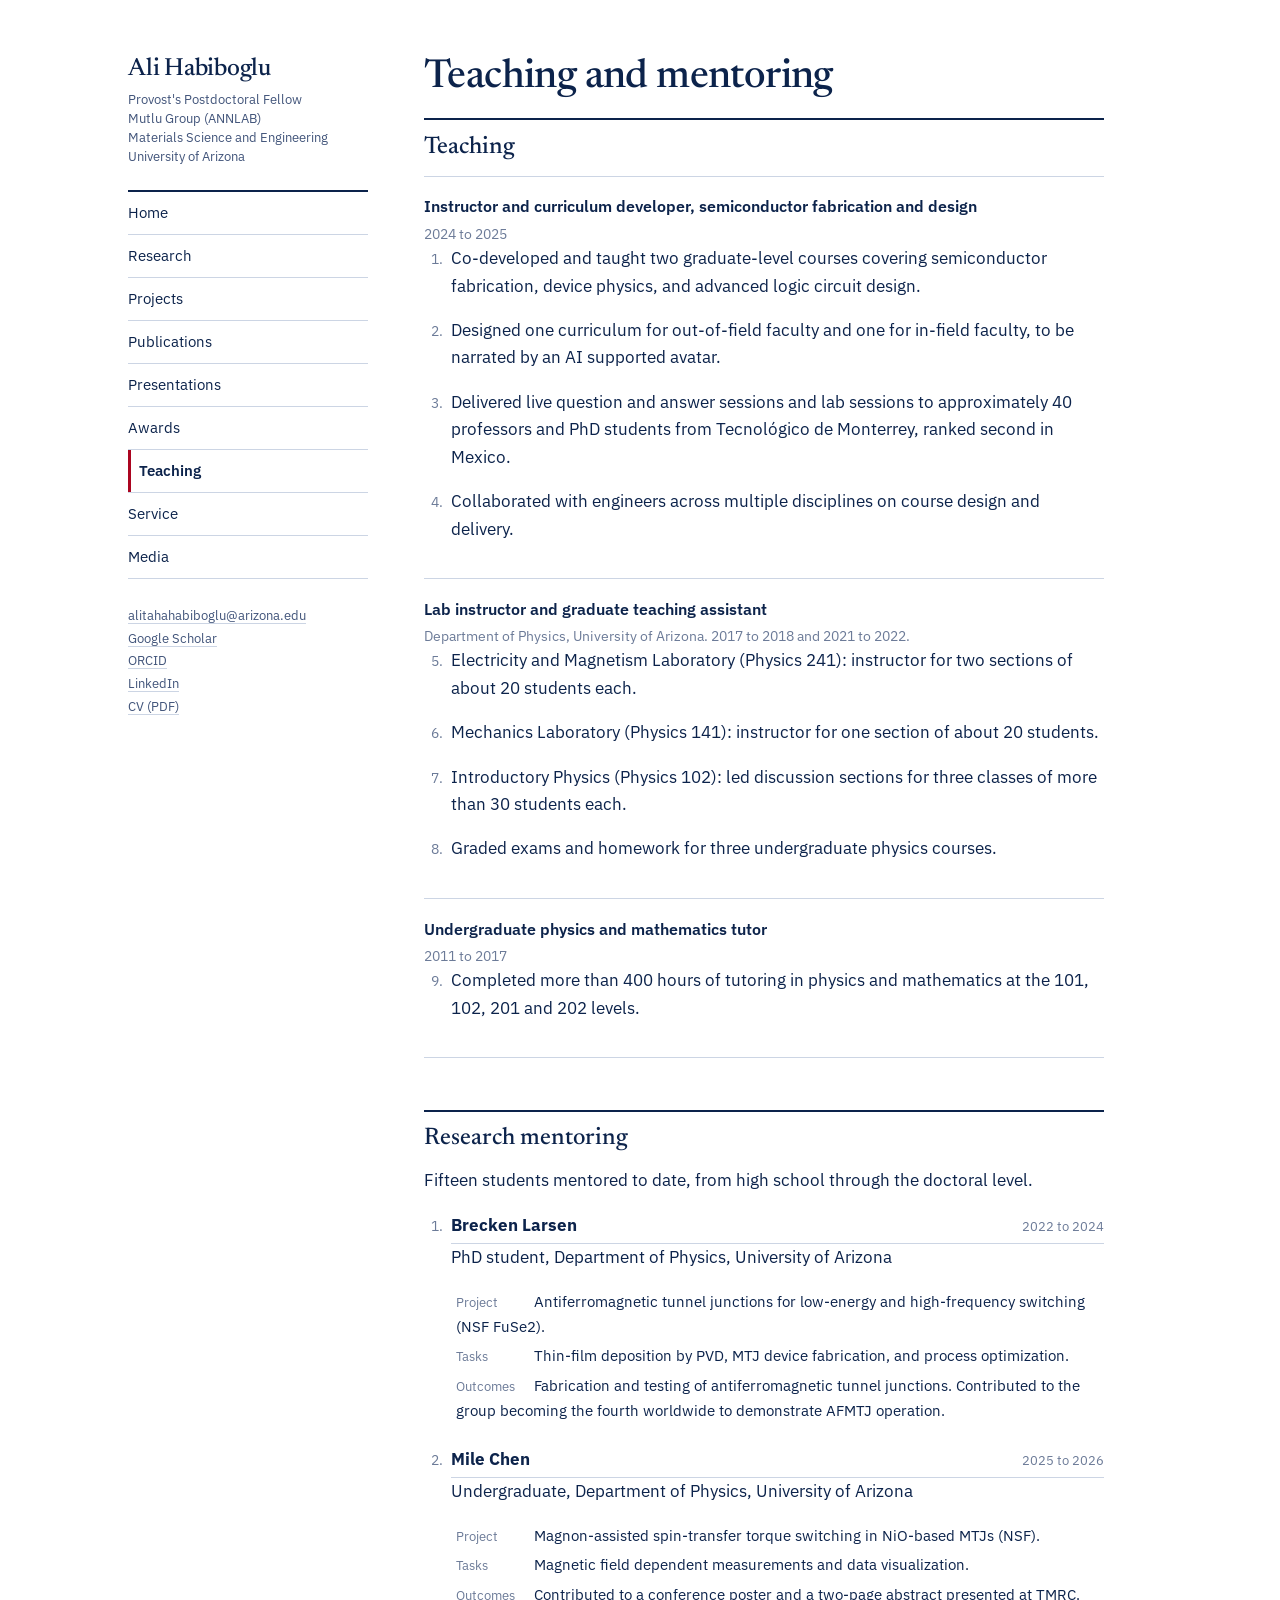
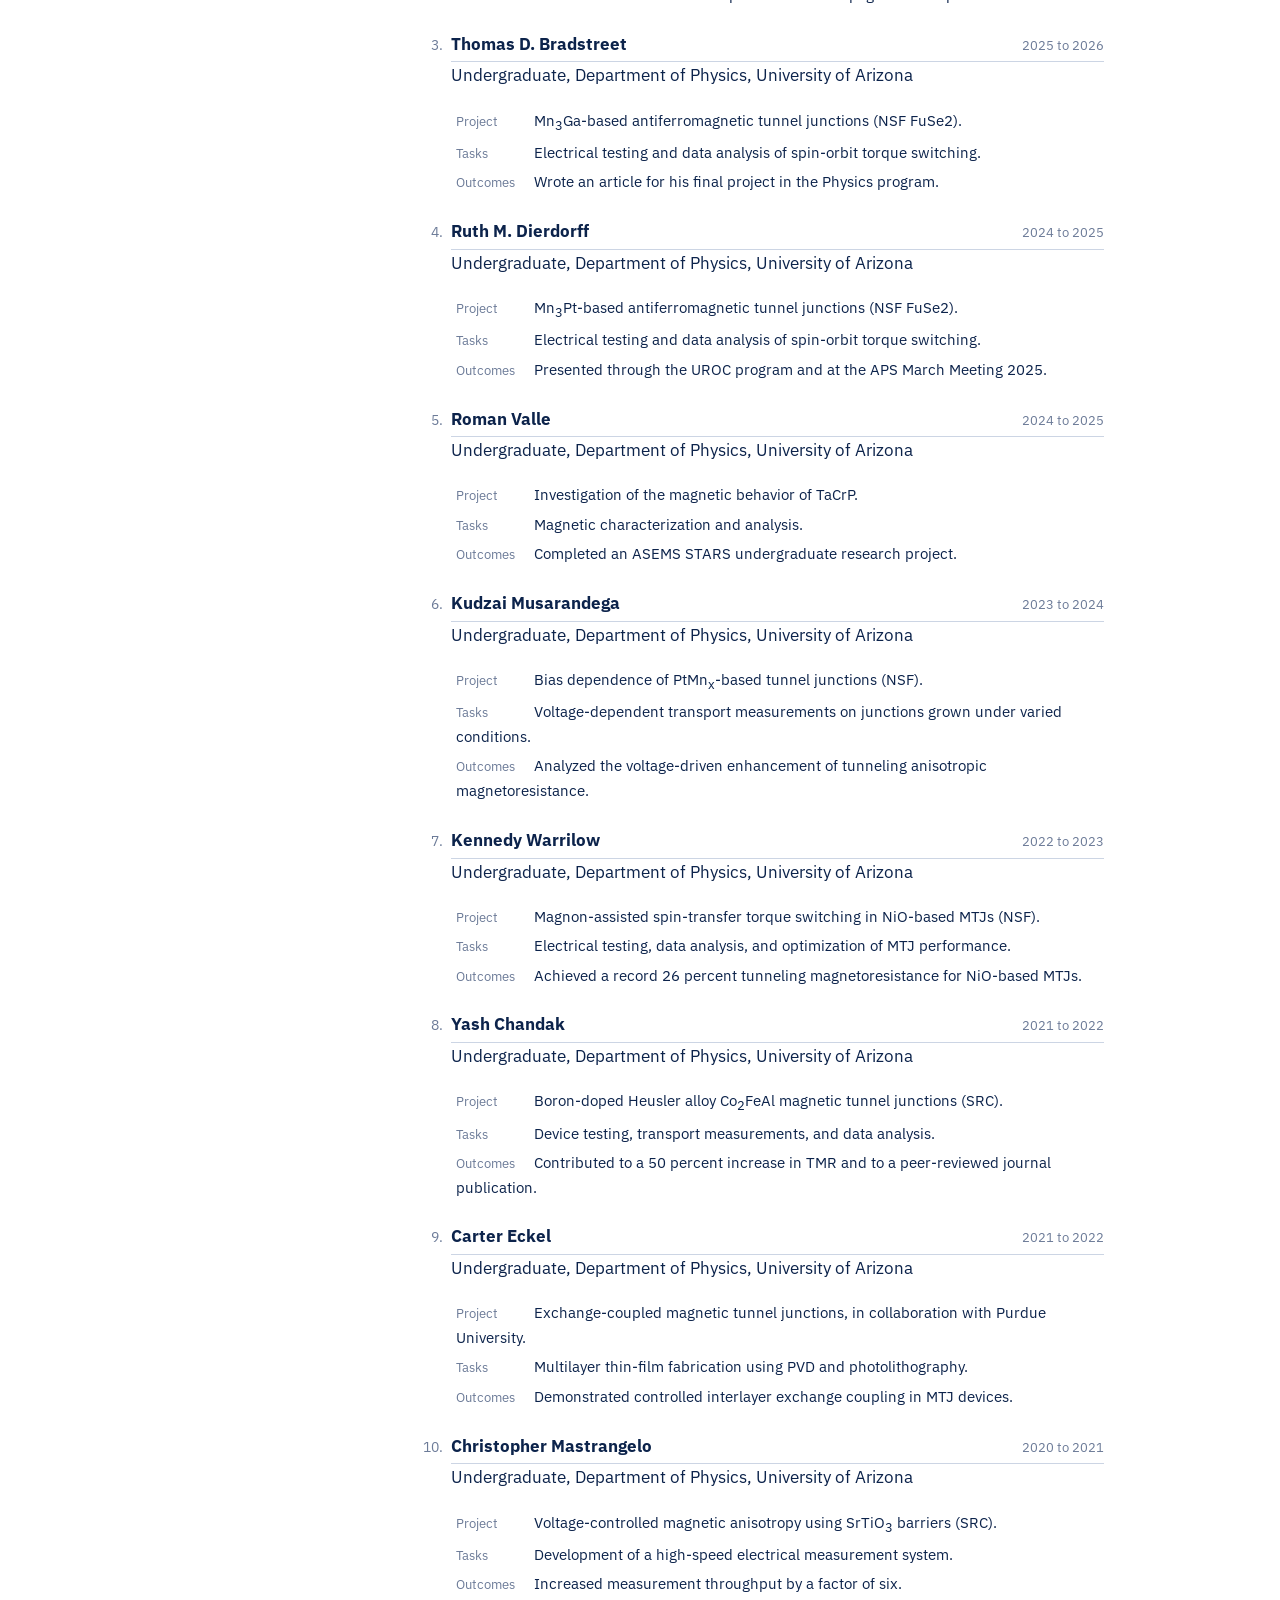
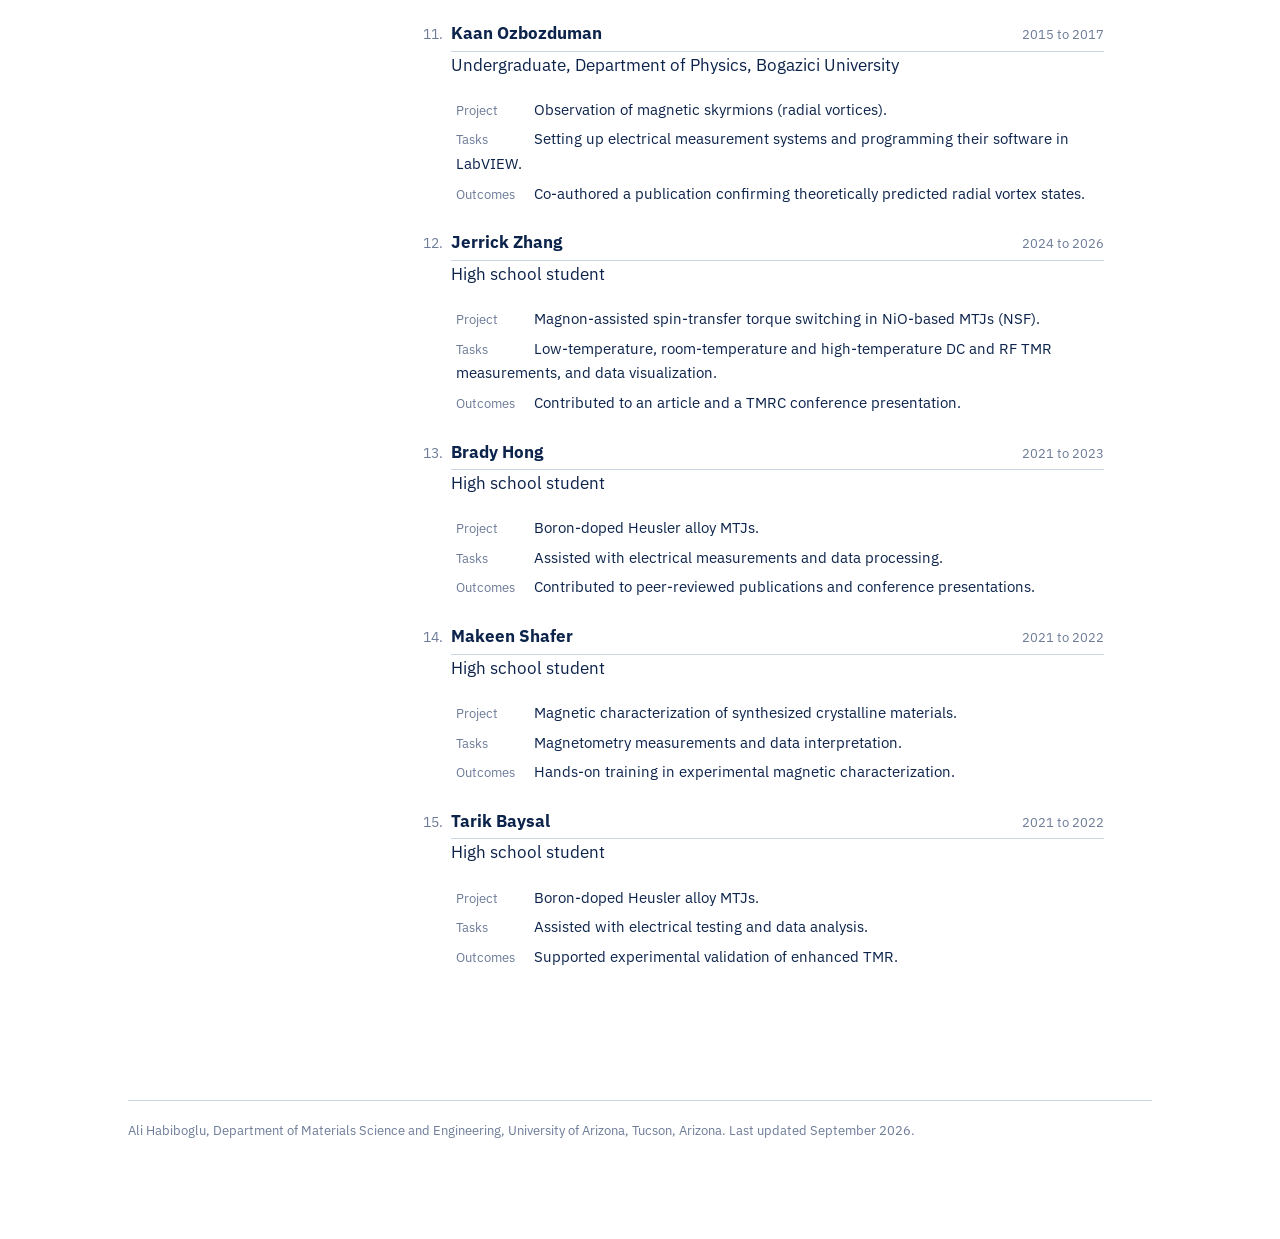
<file: teaching.html>
<!DOCTYPE html>
<html lang="en">
<head>
<meta charset="UTF-8">
<meta name="viewport" content="width=device-width, initial-scale=1.0">
<title>Teaching and mentoring | Ali Habiboglu</title>
<meta name="description" content="Courses developed and taught, and research students mentored by Ali Habiboglu.">
<link rel="preconnect" href="https://fonts.googleapis.com">
<link rel="preconnect" href="https://fonts.gstatic.com" crossorigin>
<link href="https://fonts.googleapis.com/css2?family=IBM+Plex+Sans:wght@400;500;600&family=Newsreader:opsz,wght@6..72,400;6..72,500&display=swap" rel="stylesheet">
<link rel="stylesheet" href="styles.css">
</head>
<body>
<a class="skip" href="#main">Skip to content</a>
<div class="shell">

  <aside class="rail">
    <div class="rail-inner">
      <p class="namemark"><a href="index.html">Ali Habiboglu</a></p>
      <p class="rolemark">Provost's Postdoctoral Fellow<br>Mutlu Group (ANNLAB)<br>Materials Science and Engineering<br>University of Arizona</p>
      <nav class="nav" aria-label="Main">
        <a href="index.html">Home</a>
        <a href="research.html">Research</a>
        <a href="projects.html">Projects</a>
        <a href="publications.html">Publications</a>
        <a href="presentations.html">Presentations</a>
        <a href="awards.html">Awards</a>
        <a class="here" href="teaching.html">Teaching</a>
        <a href="service.html">Service</a>
        <a href="media.html">Media</a>
      </nav>
      <div class="rail-contact">
        <a href="mailto:alitahahabiboglu@arizona.edu">alitahahabiboglu@arizona.edu</a><br>
        <a href="https://scholar.google.com/citations?hl=en&amp;user=w_5i1ywAAAAJ">Google Scholar</a><br>
        <a href="https://orcid.org/0000-0002-6725-2208">ORCID</a><br>
        <a href="https://www.linkedin.com/in/ali-habiboglu-91302963">LinkedIn</a><br>
        <a href="CV.pdf">CV (PDF)</a>
      </div>
    </div>
  </aside>

  <main id="main">

    <h1>Teaching and mentoring</h1>

    <section>
      <h2>Teaching</h2>

      <div class="entry">
        <h3>Instructor and curriculum developer, semiconductor fabrication and design</h3>
        <p class="meta">2024 to 2025</p>
        <ol class="numbered">
          <li>Co-developed and taught two graduate-level courses covering semiconductor fabrication, device physics, and advanced logic circuit design.</li>
          <li>Designed one curriculum for out-of-field faculty and one for in-field faculty, to be narrated by an AI supported avatar.</li>
          <li>Delivered live question and answer sessions and lab sessions to approximately 40 professors and PhD students from Tecnol&oacute;gico de Monterrey, ranked second in Mexico.</li>
          <li>Collaborated with engineers across multiple disciplines on course design and delivery.</li>
        </ol>
      </div>

      <div class="entry">
        <h3>Lab instructor and graduate teaching assistant</h3>
        <p class="meta">Department of Physics, University of Arizona. 2017 to 2018 and 2021 to 2022.</p>
        <ol class="numbered" start="5">
          <li>Electricity and Magnetism Laboratory (Physics 241): instructor for two sections of about 20 students each.</li>
          <li>Mechanics Laboratory (Physics 141): instructor for one section of about 20 students.</li>
          <li>Introductory Physics (Physics 102): led discussion sections for three classes of more than 30 students each.</li>
          <li>Graded exams and homework for three undergraduate physics courses.</li>
        </ol>
      </div>

      <div class="entry">
        <h3>Undergraduate physics and mathematics tutor</h3>
        <p class="meta">2011 to 2017</p>
        <ol class="numbered" start="9">
          <li>Completed more than 400 hours of tutoring in physics and mathematics at the 101, 102, 201 and 202 levels.</li>
        </ol>
      </div>
    </section>

    <section>
      <h2>Research mentoring</h2>
      <p>Fifteen students mentored to date, from high school through the doctoral level.</p>
      <ol class="numbered mentees">
        <li>
          <div class="mentee-head"><strong>Brecken Larsen</strong><span class="when">2022 to 2024</span></div>
          <p class="meta">PhD student, Department of Physics, University of Arizona</p>
          <ul class="plain sub-bullets">
            <li><span class="lbl">Project</span> Antiferromagnetic tunnel junctions for low-energy and high-frequency switching (NSF FuSe2).</li>
            <li><span class="lbl">Tasks</span> Thin-film deposition by PVD, MTJ device fabrication, and process optimization.</li>
            <li><span class="lbl">Outcomes</span> Fabrication and testing of antiferromagnetic tunnel junctions. Contributed to the group becoming the fourth worldwide to demonstrate AFMTJ operation.</li>
          </ul>
        </li>
        <li>
          <div class="mentee-head"><strong>Mile Chen</strong><span class="when">2025 to 2026</span></div>
          <p class="meta">Undergraduate, Department of Physics, University of Arizona</p>
          <ul class="plain sub-bullets">
            <li><span class="lbl">Project</span> Magnon-assisted spin-transfer torque switching in NiO-based MTJs (NSF).</li>
            <li><span class="lbl">Tasks</span> Magnetic field dependent measurements and data visualization.</li>
            <li><span class="lbl">Outcomes</span> Contributed to a conference poster and a two-page abstract presented at TMRC.</li>
          </ul>
        </li>
        <li>
          <div class="mentee-head"><strong>Thomas D. Bradstreet</strong><span class="when">2025 to 2026</span></div>
          <p class="meta">Undergraduate, Department of Physics, University of Arizona</p>
          <ul class="plain sub-bullets">
            <li><span class="lbl">Project</span> Mn<sub>3</sub>Ga-based antiferromagnetic tunnel junctions (NSF FuSe2).</li>
            <li><span class="lbl">Tasks</span> Electrical testing and data analysis of spin-orbit torque switching.</li>
            <li><span class="lbl">Outcomes</span> Wrote an article for his final project in the Physics program.</li>
          </ul>
        </li>
        <li>
          <div class="mentee-head"><strong>Ruth M. Dierdorff</strong><span class="when">2024 to 2025</span></div>
          <p class="meta">Undergraduate, Department of Physics, University of Arizona</p>
          <ul class="plain sub-bullets">
            <li><span class="lbl">Project</span> Mn<sub>3</sub>Pt-based antiferromagnetic tunnel junctions (NSF FuSe2).</li>
            <li><span class="lbl">Tasks</span> Electrical testing and data analysis of spin-orbit torque switching.</li>
            <li><span class="lbl">Outcomes</span> Presented through the UROC program and at the APS March Meeting 2025.</li>
          </ul>
        </li>
        <li>
          <div class="mentee-head"><strong>Roman Valle</strong><span class="when">2024 to 2025</span></div>
          <p class="meta">Undergraduate, Department of Physics, University of Arizona</p>
          <ul class="plain sub-bullets">
            <li><span class="lbl">Project</span> Investigation of the magnetic behavior of TaCrP.</li>
            <li><span class="lbl">Tasks</span> Magnetic characterization and analysis.</li>
            <li><span class="lbl">Outcomes</span> Completed an ASEMS STARS undergraduate research project.</li>
          </ul>
        </li>
        <li>
          <div class="mentee-head"><strong>Kudzai Musarandega</strong><span class="when">2023 to 2024</span></div>
          <p class="meta">Undergraduate, Department of Physics, University of Arizona</p>
          <ul class="plain sub-bullets">
            <li><span class="lbl">Project</span> Bias dependence of PtMn<sub>x</sub>-based tunnel junctions (NSF).</li>
            <li><span class="lbl">Tasks</span> Voltage-dependent transport measurements on junctions grown under varied conditions.</li>
            <li><span class="lbl">Outcomes</span> Analyzed the voltage-driven enhancement of tunneling anisotropic magnetoresistance.</li>
          </ul>
        </li>
        <li>
          <div class="mentee-head"><strong>Kennedy Warrilow</strong><span class="when">2022 to 2023</span></div>
          <p class="meta">Undergraduate, Department of Physics, University of Arizona</p>
          <ul class="plain sub-bullets">
            <li><span class="lbl">Project</span> Magnon-assisted spin-transfer torque switching in NiO-based MTJs (NSF).</li>
            <li><span class="lbl">Tasks</span> Electrical testing, data analysis, and optimization of MTJ performance.</li>
            <li><span class="lbl">Outcomes</span> Achieved a record 26 percent tunneling magnetoresistance for NiO-based MTJs.</li>
          </ul>
        </li>
        <li>
          <div class="mentee-head"><strong>Yash Chandak</strong><span class="when">2021 to 2022</span></div>
          <p class="meta">Undergraduate, Department of Physics, University of Arizona</p>
          <ul class="plain sub-bullets">
            <li><span class="lbl">Project</span> Boron-doped Heusler alloy Co<sub>2</sub>FeAl magnetic tunnel junctions (SRC).</li>
            <li><span class="lbl">Tasks</span> Device testing, transport measurements, and data analysis.</li>
            <li><span class="lbl">Outcomes</span> Contributed to a 50 percent increase in TMR and to a peer-reviewed journal publication.</li>
          </ul>
        </li>
        <li>
          <div class="mentee-head"><strong>Carter Eckel</strong><span class="when">2021 to 2022</span></div>
          <p class="meta">Undergraduate, Department of Physics, University of Arizona</p>
          <ul class="plain sub-bullets">
            <li><span class="lbl">Project</span> Exchange-coupled magnetic tunnel junctions, in collaboration with Purdue University.</li>
            <li><span class="lbl">Tasks</span> Multilayer thin-film fabrication using PVD and photolithography.</li>
            <li><span class="lbl">Outcomes</span> Demonstrated controlled interlayer exchange coupling in MTJ devices.</li>
          </ul>
        </li>
        <li>
          <div class="mentee-head"><strong>Christopher Mastrangelo</strong><span class="when">2020 to 2021</span></div>
          <p class="meta">Undergraduate, Department of Physics, University of Arizona</p>
          <ul class="plain sub-bullets">
            <li><span class="lbl">Project</span> Voltage-controlled magnetic anisotropy using SrTiO<sub>3</sub> barriers (SRC).</li>
            <li><span class="lbl">Tasks</span> Development of a high-speed electrical measurement system.</li>
            <li><span class="lbl">Outcomes</span> Increased measurement throughput by a factor of six.</li>
          </ul>
        </li>
        <li>
          <div class="mentee-head"><strong>Kaan Ozbozduman</strong><span class="when">2015 to 2017</span></div>
          <p class="meta">Undergraduate, Department of Physics, Bogazici University</p>
          <ul class="plain sub-bullets">
            <li><span class="lbl">Project</span> Observation of magnetic skyrmions (radial vortices).</li>
            <li><span class="lbl">Tasks</span> Setting up electrical measurement systems and programming their software in LabVIEW.</li>
            <li><span class="lbl">Outcomes</span> Co-authored a publication confirming theoretically predicted radial vortex states.</li>
          </ul>
        </li>
        <li>
          <div class="mentee-head"><strong>Jerrick Zhang</strong><span class="when">2024 to 2026</span></div>
          <p class="meta">High school student</p>
          <ul class="plain sub-bullets">
            <li><span class="lbl">Project</span> Magnon-assisted spin-transfer torque switching in NiO-based MTJs (NSF).</li>
            <li><span class="lbl">Tasks</span> Low-temperature, room-temperature and high-temperature DC and RF TMR measurements, and data visualization.</li>
            <li><span class="lbl">Outcomes</span> Contributed to an article and a TMRC conference presentation.</li>
          </ul>
        </li>
        <li>
          <div class="mentee-head"><strong>Brady Hong</strong><span class="when">2021 to 2023</span></div>
          <p class="meta">High school student</p>
          <ul class="plain sub-bullets">
            <li><span class="lbl">Project</span> Boron-doped Heusler alloy MTJs.</li>
            <li><span class="lbl">Tasks</span> Assisted with electrical measurements and data processing.</li>
            <li><span class="lbl">Outcomes</span> Contributed to peer-reviewed publications and conference presentations.</li>
          </ul>
        </li>
        <li>
          <div class="mentee-head"><strong>Makeen Shafer</strong><span class="when">2021 to 2022</span></div>
          <p class="meta">High school student</p>
          <ul class="plain sub-bullets">
            <li><span class="lbl">Project</span> Magnetic characterization of synthesized crystalline materials.</li>
            <li><span class="lbl">Tasks</span> Magnetometry measurements and data interpretation.</li>
            <li><span class="lbl">Outcomes</span> Hands-on training in experimental magnetic characterization.</li>
          </ul>
        </li>
        <li>
          <div class="mentee-head"><strong>Tarik Baysal</strong><span class="when">2021 to 2022</span></div>
          <p class="meta">High school student</p>
          <ul class="plain sub-bullets">
            <li><span class="lbl">Project</span> Boron-doped Heusler alloy MTJs.</li>
            <li><span class="lbl">Tasks</span> Assisted with electrical testing and data analysis.</li>
            <li><span class="lbl">Outcomes</span> Supported experimental validation of enhanced TMR.</li>
          </ul>
        </li>
      </ol>
    </section>
  </main>

  <footer class="foot">
    <p>Ali Habiboglu, Department of Materials Science and Engineering, University of Arizona, Tucson, Arizona. Last updated September 2026.</p>
  </footer>

</div>
</body>
</html>
</file>
<file: styles.css>
/* Ali Habiboglu - personal research site
   Layout: fixed left rail, single measured column.
   Structure: hairline rules act as layer interfaces, echoing thin-film stacks. */

:root {
  --ink: #0c234b;
  --ink-soft: #41547a;
  --ink-faint: #6c7b98;
  --paper: #ffffff;
  --surface: #eef1f7;
  --rule: #ccd5e4;
  --accent: #ab0520;
  --accent-soft: #f2dfe2;
  --sans: "IBM Plex Sans", "Helvetica Neue", Arial, sans-serif;
  --serif: "Newsreader", Georgia, "Times New Roman", serif;
  --measure: 68ch;
}

* { box-sizing: border-box; }

html { -webkit-text-size-adjust: 100%; }

body {
  margin: 0;
  background: var(--paper);
  color: var(--ink);
  font-family: var(--sans);
  font-size: 17px;
  line-height: 1.62;
  font-weight: 400;
}

a {
  color: var(--ink);
  text-decoration: underline;
  text-decoration-color: var(--rule);
  text-underline-offset: 3px;
  text-decoration-thickness: 1px;
}

a:hover { text-decoration-color: var(--accent); }

a:focus-visible {
  outline: 2px solid var(--accent);
  outline-offset: 3px;
}

.skip {
  position: absolute;
  left: -999px;
}

.skip:focus {
  left: 1rem;
  top: 1rem;
  background: var(--ink);
  color: #fff;
  padding: 0.5rem 0.9rem;
  z-index: 20;
}

/* ---------- shell ---------- */

.shell {
  display: grid;
  grid-template-columns: 15rem minmax(0, 1fr);
  gap: 3.5rem;
  max-width: 68rem;
  margin: 0 auto;
  padding: 3.5rem 2rem 5rem;
}

.rail { position: relative; }

.rail-inner {
  position: sticky;
  top: 3.5rem;
}

.namemark {
  font-family: var(--serif);
  font-size: 1.55rem;
  line-height: 1.15;
  font-weight: 500;
  margin: 0 0 0.35rem;
  letter-spacing: -0.01em;
}

.namemark a { text-decoration: none; }

.rolemark {
  font-size: 0.82rem;
  color: var(--ink-soft);
  line-height: 1.45;
  margin: 0 0 1.5rem;
}

.nav { border-top: 2px solid var(--ink); }

.nav a {
  display: block;
  padding: 0.55rem 0;
  border-bottom: 1px solid var(--rule);
  text-decoration: none;
  font-size: 0.94rem;
}

.nav a:hover { color: var(--accent); }

.nav a.here {
  font-weight: 600;
  box-shadow: inset 3px 0 0 var(--accent);
  padding-left: 0.7rem;
}

.rail-contact {
  margin-top: 1.6rem;
  font-size: 0.82rem;
  line-height: 1.75;
  color: var(--ink-soft);
}

.rail-contact a { color: var(--ink-soft); }

/* ---------- content ---------- */

main { max-width: var(--measure); }

h1 {
  font-family: var(--serif);
  font-weight: 500;
  font-size: 2.5rem;
  line-height: 1.12;
  letter-spacing: -0.015em;
  margin: 0 0 1.1rem;
}

h2 {
  font-family: var(--serif);
  font-weight: 500;
  font-size: 1.5rem;
  line-height: 1.25;
  margin: 0 0 0.9rem;
  padding-top: 0.7rem;
  border-top: 2px solid var(--ink);
}

h3 {
  font-family: var(--sans);
  font-weight: 600;
  font-size: 1.02rem;
  line-height: 1.35;
  margin: 0 0 0.35rem;
}

p { margin: 0 0 1.1rem; }

.lede {
  font-size: 1.16rem;
  line-height: 1.55;
  color: var(--ink);
}

section { margin-bottom: 3.2rem; }

.sub {
  color: var(--ink-soft);
  font-size: 0.92rem;
  margin: -0.2rem 0 1.4rem;
}

/* ---------- hero figure ---------- */

.figure {
  margin: 0 0 2.6rem;
  padding: 1.4rem 1.4rem 1rem;
  background: var(--surface);
}

.figure svg { display: block; width: 100%; height: auto; }

.figure figcaption {
  font-size: 0.8rem;
  color: var(--ink-soft);
  line-height: 1.5;
  margin-top: 0.8rem;
  max-width: 46ch;
}

.svg-label { font-family: var(--sans); font-size: 11px; fill: var(--ink-soft); }
.svg-label-strong { font-family: var(--sans); font-size: 11px; font-weight: 600; fill: var(--ink); }

/* ---------- entries ---------- */

.entry {
  border-top: 1px solid var(--rule);
  padding: 1.15rem 0;
}

.entry:last-child { border-bottom: 1px solid var(--rule); }

.entry p { margin: 0.35rem 0 0; }

.entry .meta {
  font-size: 0.85rem;
  color: var(--ink-faint);
  margin: 0.15rem 0 0;
}

.stack-list { list-style: none; margin: 0; padding: 0; }

.stack-list li {
  border-top: 1px solid var(--rule);
  padding: 0.85rem 0;
}

.stack-list li:last-child { border-bottom: 1px solid var(--rule); }

.dated {
  display: grid;
  grid-template-columns: 6.5rem minmax(0, 1fr);
  gap: 0 1.2rem;
}

.dated .when {
  font-size: 0.85rem;
  color: var(--ink-faint);
  padding-top: 0.15rem;
}

.numbered { padding-left: 1.4rem; margin: 0; }

.numbered li {
  margin-bottom: 1.05rem;
  padding-left: 0.3rem;
}

.numbered li::marker {
  color: var(--ink-faint);
  font-size: 0.85rem;
}

.cite-title { font-weight: 600; }

.authors { color: var(--ink-soft); font-size: 0.93rem; }

.venue { font-style: italic; }

.self { font-weight: 600; color: var(--ink); }

.plain { list-style: none; margin: 0; padding: 0; }

.plain li { margin-bottom: 0.5rem; }

.tags {
  display: flex;
  flex-wrap: wrap;
  gap: 0.4rem;
  padding: 0;
  margin: 0 0 1.2rem;
  list-style: none;
}

.tags li {
  font-size: 0.83rem;
  padding: 0.2rem 0.6rem;
  background: var(--surface);
  color: var(--ink-soft);
}

.note {
  border-left: 3px solid var(--accent);
  padding: 0.1rem 0 0.1rem 1rem;
  color: var(--ink-soft);
  font-size: 0.95rem;
}

footer.foot {
  grid-column: 1 / -1;
  border-top: 1px solid var(--rule);
  padding-top: 1.2rem;
  margin-top: 1.5rem;
  font-size: 0.82rem;
  color: var(--ink-faint);
}

/* ---------- responsive ---------- */

@media (max-width: 860px) {
  .shell {
    grid-template-columns: minmax(0, 1fr);
    gap: 2rem;
    padding: 2rem 1.3rem 3.5rem;
  }
  .rail-inner { position: static; }
  .nav { display: flex; flex-wrap: wrap; gap: 0 1.1rem; border-bottom: 2px solid var(--ink); }
  .nav a { border-bottom: none; padding: 0.5rem 0; }
  .nav a.here { box-shadow: none; padding-left: 0; text-decoration: underline; text-decoration-color: var(--accent); }
  .rail-contact { display: none; }
  h1 { font-size: 2rem; }
  .dated { grid-template-columns: minmax(0, 1fr); gap: 0.15rem; }
  body { font-size: 16px; }
}

@media (prefers-reduced-motion: reduce) {
  * { animation: none !important; transition: none !important; }
}

@media print {
  .rail, .figure { display: none; }
  .shell { display: block; padding: 0; }
  body { font-size: 11pt; color: #000; }
  a { text-decoration: none; color: #000; }
  h2 { border-top: 1px solid #000; }
}

/* ---------- added for the CV-based pages ---------- */

.figure img {
  display: block;
  width: 100%;
  height: auto;
  background: #fff;
}

.cols {
  columns: 2;
  column-gap: 2.2rem;
  list-style: none;
  margin: 0;
  padding: 0;
  font-size: 0.95rem;
}

.cols li {
  break-inside: avoid;
  padding: 0.22rem 0 0.22rem 0.85rem;
  position: relative;
  color: var(--ink-soft);
}

.cols li::before {
  content: "";
  position: absolute;
  left: 0;
  top: 0.78em;
  width: 5px;
  height: 1px;
  background: var(--accent);
}

.status {
  color: var(--accent);
  font-weight: 500;
}

.numbered .authors { display: block; }
.numbered .cite-title { display: block; margin: 0.1rem 0; }

.mentees li { margin-bottom: 1.5rem; }

.mentee-head {
  display: flex;
  flex-wrap: wrap;
  align-items: baseline;
  justify-content: space-between;
  gap: 0.4rem;
  border-bottom: 1px solid var(--rule);
  padding-bottom: 0.2rem;
}

.mentee-head .when {
  font-size: 0.82rem;
  color: var(--ink-faint);
}

.sub-bullets { margin-top: 0.5rem; font-size: 0.95rem; }
.sub-bullets li { margin-bottom: 0.3rem; }

.lbl {
  color: var(--ink-faint);
  font-size: 0.8rem;
  display: inline-block;
  min-width: 4.6rem;
}

@media (max-width: 860px) {
  .cols { columns: 1; }
  .lbl { min-width: 0; margin-right: 0.35rem; }
}

/* ---------- projects page ---------- */

.projects > li { margin-bottom: 1.8rem; }
.projects h3 { margin: 0 0 0.15rem; }
.projects .meta { margin: 0 0 0.4rem; }
.projects .sub-bullets li {
  padding-left: 0.85rem;
  position: relative;
}
.projects .sub-bullets li::before {
  content: "";
  position: absolute;
  left: 0;
  top: 0.8em;
  width: 5px;
  height: 1px;
  background: var(--rule-strong, #0c234b);
}
</file>
